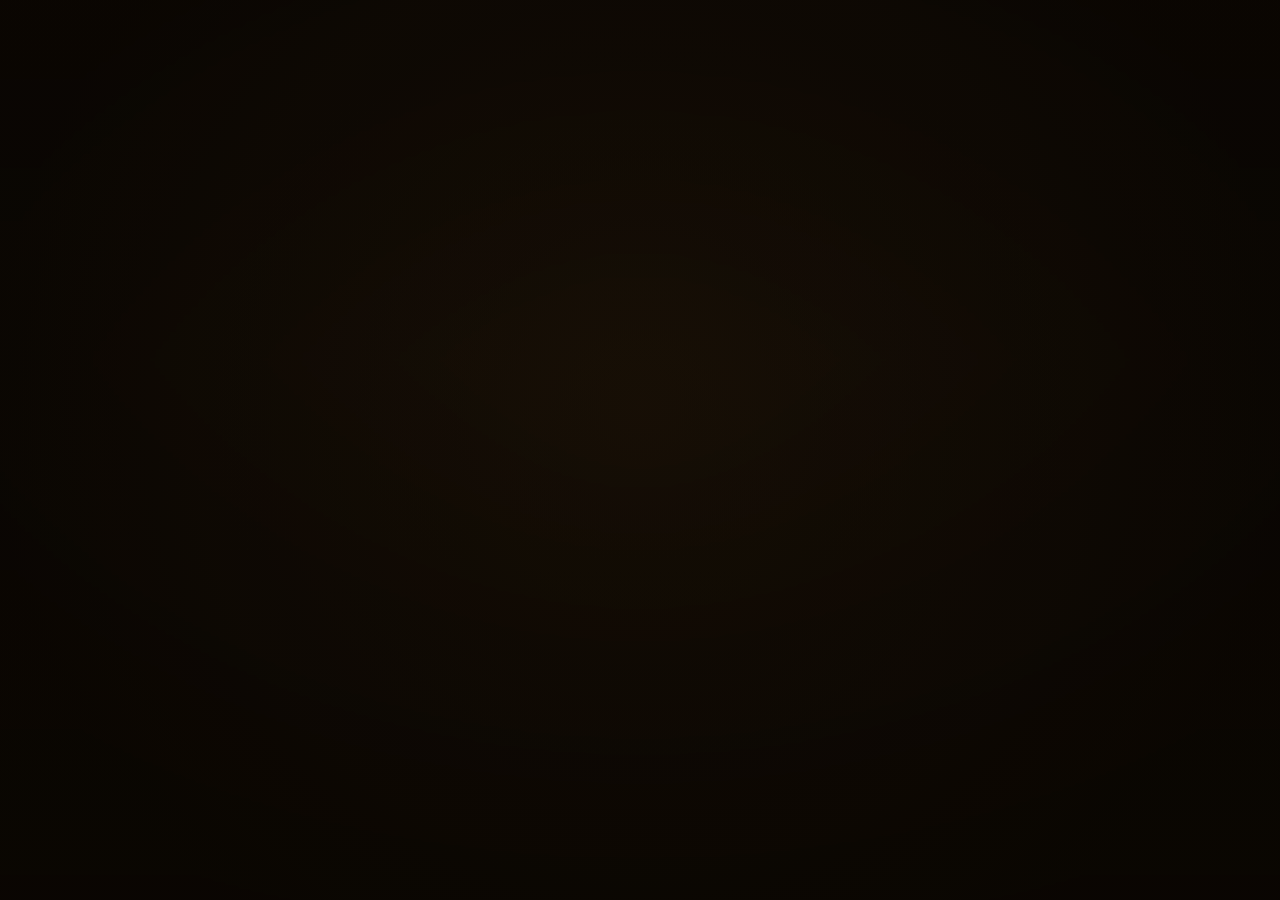
<file: index.html>
<!doctype html>
<html lang="pt-BR">
  <head>
    <meta charset="UTF-8" />
    <meta
      name="viewport"
      content="width=device-width, initial-scale=1, viewport-fit=cover"
    />
    <title>Capítulo 25</title>

    <link rel="preconnect" href="https://fonts.googleapis.com" />
    <link rel="stylesheet" href="style.css" />
    <link
      rel="shortcut icon"
      href="favicon-32x32.png"
      type="favicon-32x32.png"
    />
  </head>
  <body>
    <!-- vídeo de fundo: sem "loop" agora, pra tocar uma vez só e poder terminar -->
    <video id="video-fundo" autoplay muted playsinline>
      <source src="vídeos/Design sem nome.mp4" type="video/mp4" />
    </video>

    <!-- foto que aparece quando o vídeo termina -->
    <img id="foto-fundo" src="imagens/rder2.jpg" alt="" />

    <!-- escurece e esquenta o tom do vídeo (e da foto), pra não lavar o texto -->
    <div class="sobreposicao"></div>

    <!-- clarão branco/laranja sincronizado com o tiro -->
    <div id="flash"></div>

    <main>
      <h1 class="titulo">Identifique-se</h1>
      <p class="subtitulo">A estrada te espera, cavalheiro</p>
      <button class="botao botao-iluminado" id="btn-entrar">Entrar</button>

      <!-- começa escondido; aparece quando clica em "Entrar" -->
      <form id="form-senha" class="form-senha" hidden autocomplete="off">
        <label for="campo-login" class="rotulo-senha"
          >Seu nome</label
        >
        <div class="campo-com-olho">
          <input
            type="text"
            id="campo-login"
            placeholder="••••••••"
            required
            autocomplete="off"
          />
        </div>
        <label for="campo-senha" class="rotulo-senha"
          >Sua idade</label
        >

        <div class="campo-com-olho">
          <input
            type="password"
            id="campo-senha"
            placeholder="••••••••"
            required
          />
          <button type="button" id="botao-olho" aria-label="Mostrar senha">
            👁
          </button>
        </div>

        <button type="submit" class="botao botao-iluminado">Confirmar</button>
      </form>
    </main>

    <script src="script.js"></script>
  </body>
</html>
</file>
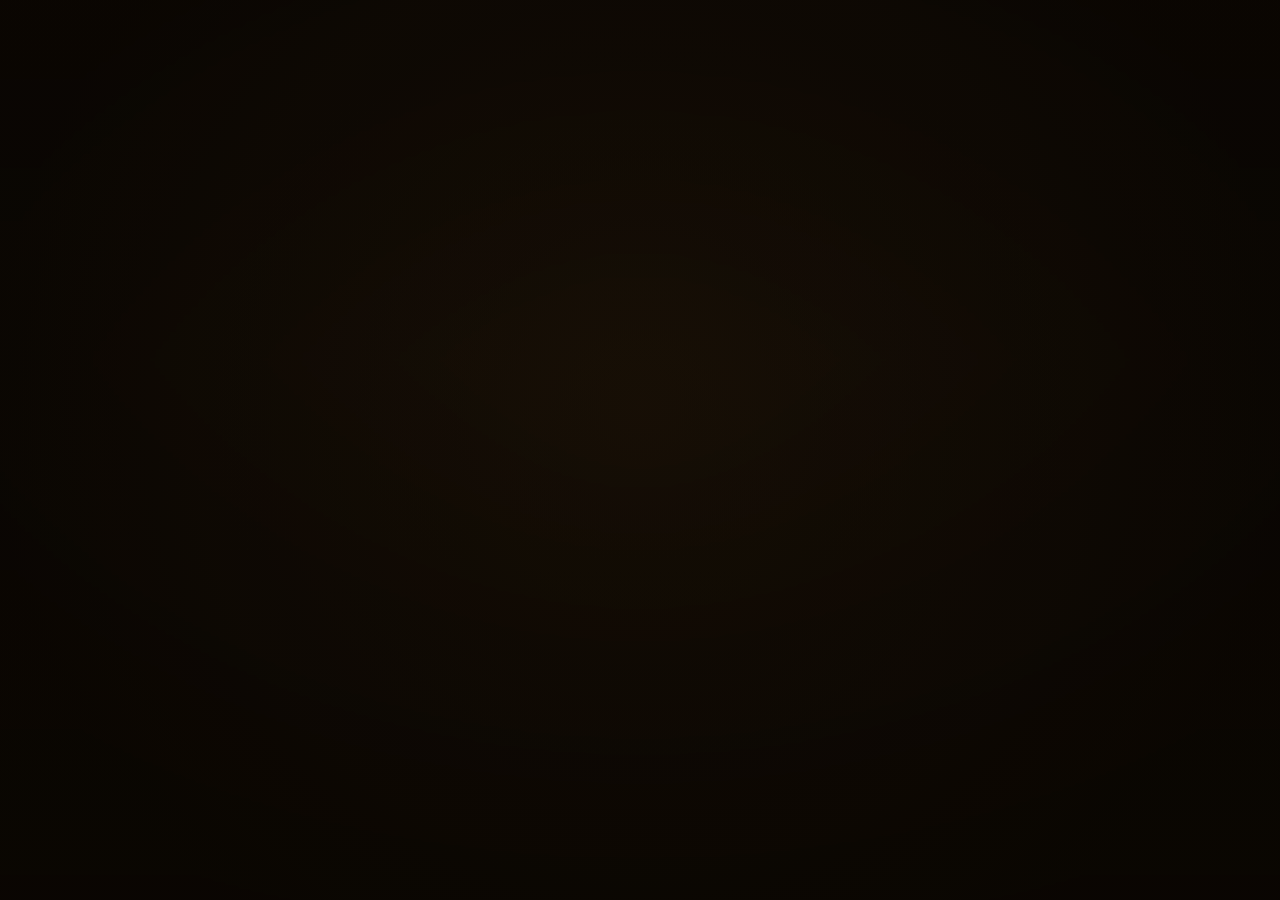
<file: pag01.html>
<!doctype html>
<html lang="pt-BR">
  <head>
    <meta charset="UTF-8" />
    <meta
      name="viewport"
      content="width=device-width, initial-scale=1, viewport-fit=cover"
    />
    <title>Capítulo 25</title>

    <link rel="preconnect" href="https://fonts.googleapis.com" />
    <link rel="stylesheet" href="style.css" />
    <link
      rel="shortcut icon"
      href="favicon-32x32.png"
      type="favicon-32x32.png"
    />
  </head>
  <body>
    <!-- vídeo de fundo: sem "loop" agora, pra tocar uma vez só e poder terminar -->
    <video id="video-fundo" autoplay muted playsinline>
      <source src="vídeos/Design sem nome.mp4" type="video/mp4" />
    </video>

    <!-- foto que aparece quando o vídeo termina -->
    <img id="foto-fundo" src="imagens/rder2.jpg" alt="" />

    <!-- escurece e esquenta o tom do vídeo (e da foto), pra não lavar o texto -->
    <div class="sobreposicao"></div>

    <!-- clarão branco/laranja sincronizado com o tiro -->
    <div id="flash"></div>

    <main>
      <h1 class="titulo">Identifique-se</h1>
      <p class="subtitulo">A estrada te espera, cavalheiro</p>
      <button class="botao" id="btn-entrar">Entrar</button>

      <!-- começa escondido; aparece quando clica em "Entrar" -->
      <form id="form-senha" class="form-senha" hidden autocomplete="off">
        <label for="campo-login" class="rotulo-senha"
          >Seu nome, forasteiro</label
        >
        <div class="campo-com-olho">
          <input
            type="text"
            id="campo-login"
            placeholder="••••••••"
            required
            autocomplete="off"
          />
        </div>
        <label for="campo-senha" class="rotulo-senha"
          >Agora, a sua idade.</label
        >

        <div class="campo-com-olho">
          <input
            type="password"
            id="campo-senha"
            placeholder="••••••••"
            required
          />
          <button type="button" id="botao-olho" aria-label="Mostrar senha">
            👁
          </button>
        </div>

        <button type="submit" class="botao">Confirmar</button>
      </form>
    </main>

    <script src="script.js"></script>
  </body>
</html>
</file>
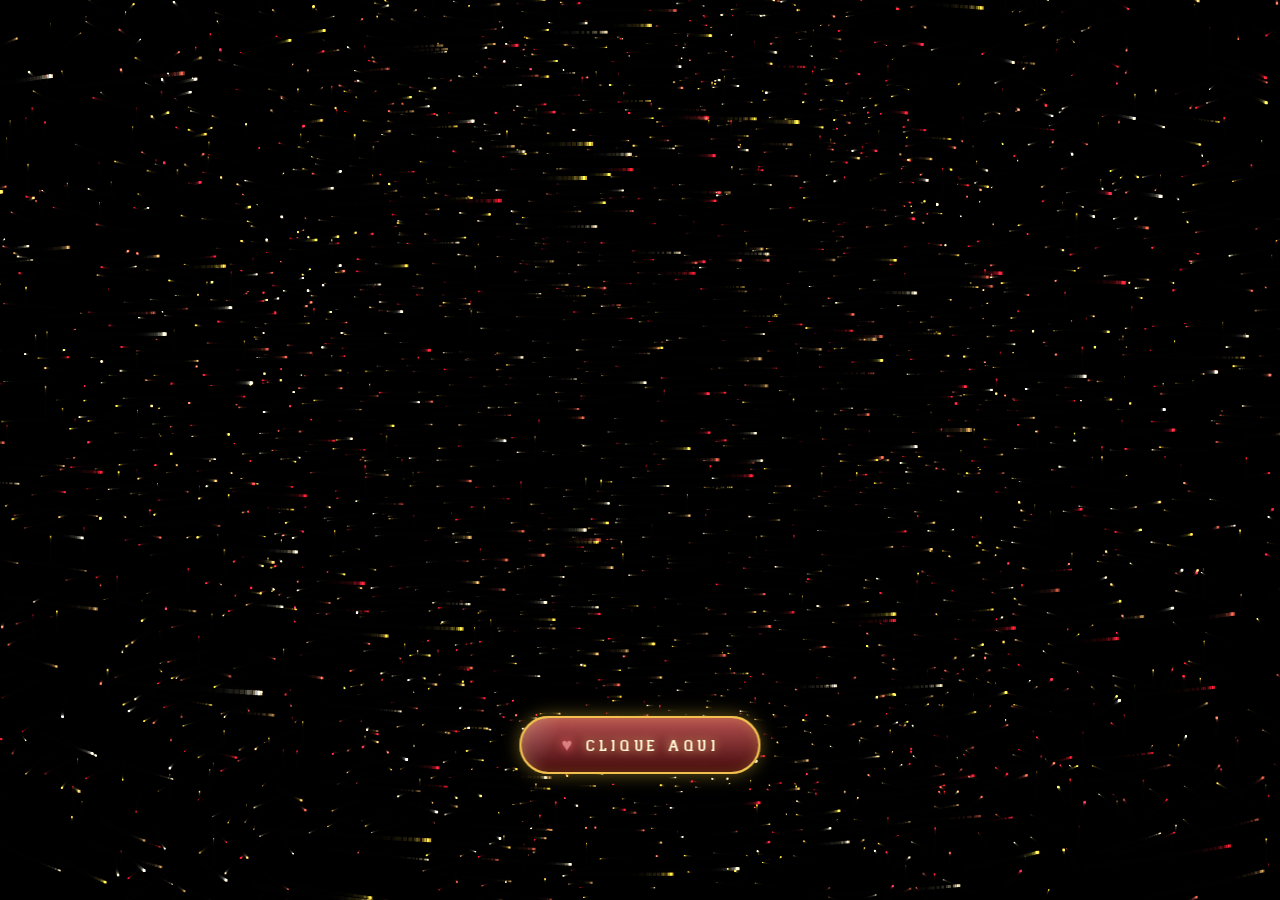
<file: pag02.html>
<!DOCTYPE html>
<html lang="pt-BR">
<head>
  <meta charset="UTF-8">
  <meta name="viewport" content="width=device-width, initial-scale=1, viewport-fit=cover">
  <title>Eu te amo</title>
  <link rel="stylesheet" href="pag02.css">
    <link rel="shortcut icon" href="favicon-32x32.png" type="favicon-32x32.png">
</head>
<body>

  <canvas id="c"></canvas>

  <button id="btn">CLIQUE AQUI</button>

    <!-- frases de "eu te amo" em vários idiomas -->
  <div id="frases-amor" hidden>
    <span class="frase-amor" style="--x:12%; --y:20%; --atraso:0s">I love you</span>
    <span class="frase-amor" style="--x:80%; --y:16%; --atraso:.5s">Je t'aime</span>
    <span class="frase-amor" style="--x:8%;  --y:58%; --atraso:1s">Ich liebe dich</span>
    <span class="frase-amor" style="--x:84%; --y:56%; --atraso:.3s">Eu te amo</span>
    <span class="frase-amor" style="--x:18%; --y:78%; --atraso:1.4s">愛してる</span>         <span class="frase-amor" style="--x:76%; --y:80%; --atraso:.8s">Te quiero</span>
    <span class="frase-amor" style="--x:28%; --y:52%;  --atraso:1.2s">사랑해</span>
    <span class="frase-amor" style="--x:75%; --y:53%; --atraso:.6s">Σ'αγαπώ</span>
  </div>

  <a id="btn-continuar" href="pag03.html" hidden>TOQUE PARA CONTINUAR...</a>

  <script src="pag02.js"></script>
</body>
</html>
    
 </body>
</html>
</file>
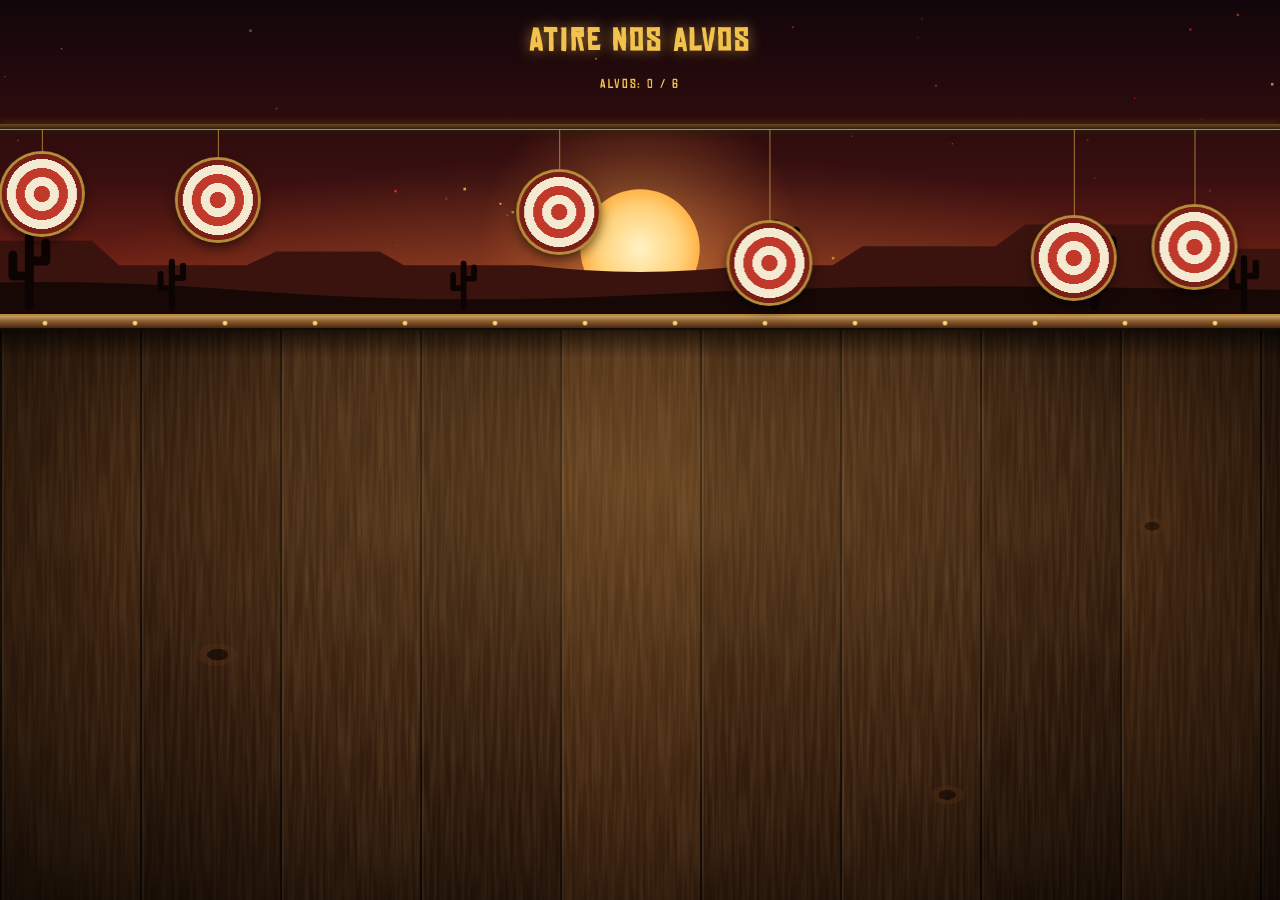
<file: pag03.html>
<!DOCTYPE html>
<html lang="pt-BR">
<head>
  <meta charset="UTF-8">
  <meta name="viewport" content="width=device-width, initial-scale=1.0, viewport-fit=cover">
  <title>Tiro ao Alvo</title>
  <link rel="icon" href="favicon-32x32.png">
  <link rel="preconnect" href="https://fonts.googleapis.com">
  <link rel="preconnect" href="https://fonts.gstatic.com" crossorigin>
  <link href="https://fonts.googleapis.com/css2?family=Caveat:wght@500;700&family=Rye&display=swap" rel="stylesheet">
  <link rel="stylesheet" href="pag03.css">
</head>
<body>

  <!-- brasas de fundo, no mesmo clima da página do coração -->
  <canvas id="brasas" aria-hidden="true"></canvas>

  <!-- clarão do tiro -->
  <div id="flash" aria-hidden="true"></div>

  <main id="cena">

    <header class="topo">
      <h1>Atire nos alvos</h1>
            <div class="status">
        <span id="contador">Alvos: 0 / 0</span>
        
        <a id="continuar" class="sao" href="#" hidden>Continuar</a>
      </div>
    </header>

    <!-- estande de tiro: os alvos deslizam aqui -->
    <section id="galeria" aria-label="Estande de tiro">
      <div class="trilho"></div>
    </section>

    <!-- mesa: as polaroids caem aqui -->
    <section id="mesa" aria-label="Mesa de fotos"></section>

  
  </main>

  <script src="pag-fotos.js"></script>
</body>
</html>
</file>
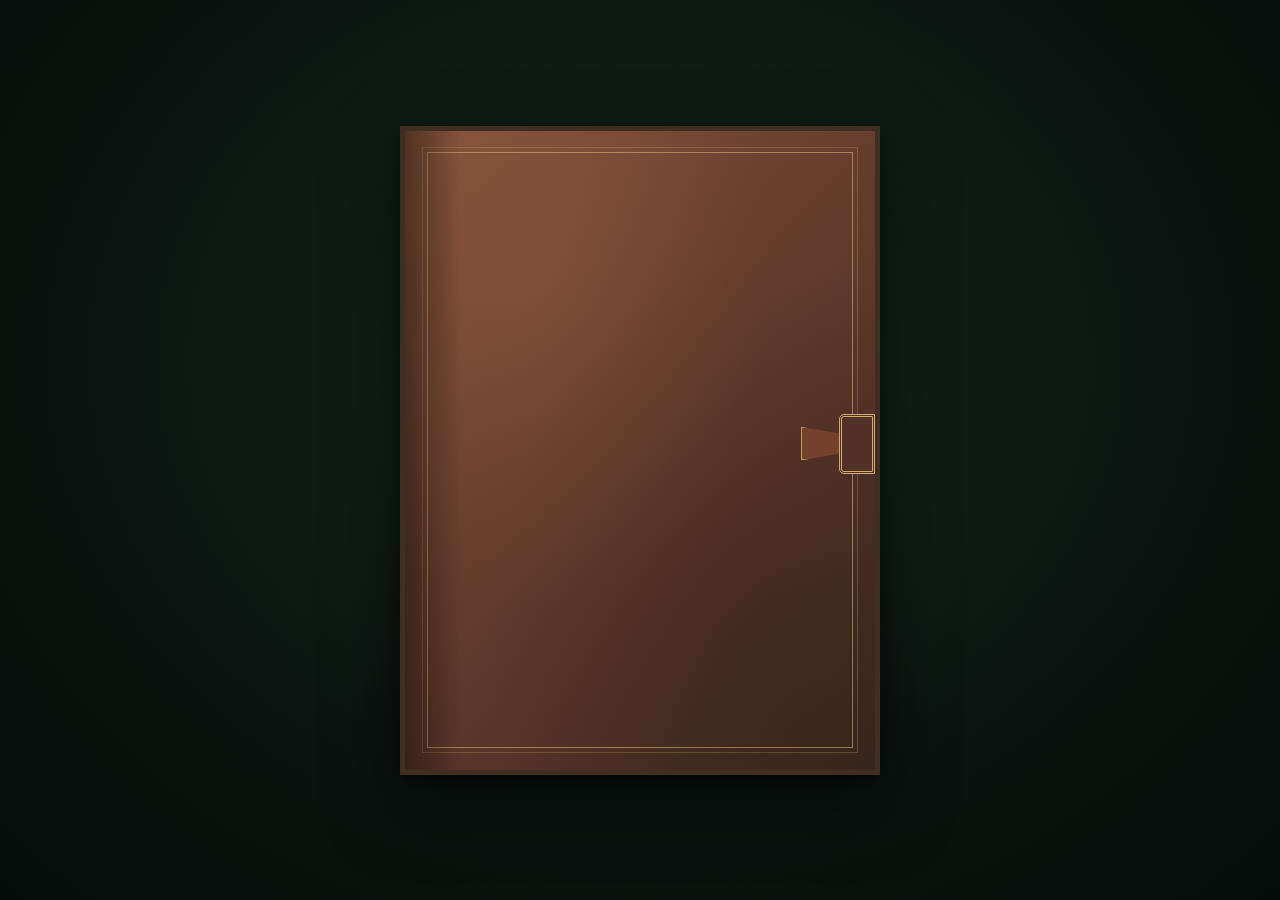
<file: pag04.html>
<!DOCTYPE html>
<html lang="pt-BR">
<head>
    <meta charset="UTF-8">
    <meta name="viewport" content="width=device-width, initial-scale=1.0">
    <meta name="theme-color" content="#0b1410">
    <title>Our diary</title>
    <link rel="icon" type="image/png" sizes="32x32" href="favicon-32x32.png">
    <link rel="preconnect" href="https://fonts.googleapis.com">
    <link rel="preconnect" href="https://fonts.gstatic.com" crossorigin>
    <link href="https://fonts.googleapis.com/css2?family=Caveat:wght@500;600;700&family=DM+Serif+Display:ital@0;1&family=Special+Elite&display=swap" rel="stylesheet">
    <link rel="stylesheet" href="pag04.css">
    
<body>
    <main class="experience">
        <div class="book-stage">
            <!-- O livro é montado pelo script.js a partir das páginas do <template> abaixo -->
            <div id="book" class="book" aria-label="Diário interativo. Puxe a lingueta para abrir; toque à direita para avançar e à esquerda para voltar."></div>
        </div>
    </main>

    <!--
        PÁGINAS DO DIÁRIO (na ordem do livro).
        - data-deco = página "de enfeite" (forro das capas e página em branco).
          Ela aparece no livro aberto em duas páginas, mas é pulada no celular.
        -  acrescentar páginas, mantenha o total de faces PAR
          (cada folha tem frente e verso).
    -->
    <template id="faces">

        <!-- CAPA -->
        <article class="face leather front-cover" aria-label="Capa">
            <div class="cover-frame"></div>
            <button class="leather-strap" type="button" aria-label="Abrir o diário" title="Abrir o diário">
                <span class="strap-tail" aria-hidden="true"></span>
                <span class="strap-loop" aria-hidden="true"></span>
            </button>
        </article>

        <!-- FORRO DA CAPA (primeira coisa que aparece ao abrir, à esquerda) -->
        <article class="face paper endpaper" data-deco></article>

        <!-- DEDICATÓRIA (primeira folha, à direita) -->
        <article class="face paper">
            <div class="page-content inside-note">
                <span class="eyebrow">Dedico esse simples diário a</span>
                <p class="owner-name">Você.</p>
                <span class="rule-mark" aria-hidden="true">˗ˋˏ♡ˎˊ˗</span>
                <span class="dedication-quote"><em>Take a gamble that love exists and do a loving act</em></span>
            </div>
            <span class="page-number">—</span>
        </article>

        <!-- PÁGINAS DA CARTA  -->
        <div data-carta></div>

        <!-- PÁGINA EM BRANCO (só entra se faltar uma página para fechar o par) -->
        <article class="face paper" data-deco data-par>
            <div class="page-content journal-content"></div>
        </article>

        <!-- FORRO DA CONTRACAPA -->
        <article class="face paper endpaper" data-deco></article>

        <!-- CONTRACAPA -->
        <article class="face leather back-cover" aria-label="Contracapa">
            <div class="cover-frame back-frame">
                <span class="back-star" aria-hidden="true">ˋˏ♡ˎˊ</span>
               <span class="back-caption">"Take a gamble that love exists and do a loving act"</span>
            </div>
        </article>

    </template>


    <template id="carta">


        <p class="entry-date">20 de outubro de 2026</p>
       
        <p> Meu amor, hoje é o seu aniversário, e eu quis fazer algo simples, mas especial para você, já que a distância não me permite estar aí ao seu lado. E não poderia ser apenas um texto qualquer, porque quando chegou a minha vez, você também teve todo o carinho e dedicação de preparar algo especial para mim. Então, quis retribuir esse carinho de uma forma diferente, tentando recriar o diário do Arthur Morgan, só que digital. Ainda não sou nenhuma expert em programação, então muitas coisas ficaram um pouco diferentes do original, claro, e os desenhos acabaram ficando de fora dessa vez rs. Mas fiz tudo com muito carinho, e espero que você goste desse pequeno e simples pedacinho do universo de um dos seus jogos favoritos.</p>

        <p>Quero te desejar tudo de melhor que a vida pode oferecer. Muita paz, amor, saúde e muuuuuito sucesso. Você merece cada coisa boa que conquistar. É inspirador, estudioso, inteligente, lindo e, acima de tudo, o amor da minha vida. Às vezes, acho que não existem adjetivos suficientes no mundo para descrever você, nem palavras capazes de explicar tudo o que sinto.</p>

        <!-- ===== A MELHOR COISA ===== -->
        <p>A melhor coisa que me aconteceu foi te conhecer, me apaixonar por você e descobrir que, mesmo com o passar dos dias, ainda posso te amar um pouco mais. Talvez eu nem sempre consiga demonstrar, mas valorizo imensamente tudo o que você faz por mim. A cada fim de semana que passamos "juntos", cada jogo que compartilhamos e cada live que você fez só para que eu pudesse te assistir jogando. São detalhes que podem parecer pequenos, mas que guardo e guardarei sempre com muito carinho no meu coração.</p>
        <p>Se eu pudesse registrar toda a nossa história em uma única folha de papel, tenho certeza de que ela não seria suficiente. Faltariam páginas para todas as lembranças que ainda vamos construir, para os momentos que já vivemos e para tudo aquilo que ainda sonho em viver ao seu lado. E, se um dia eu puder folhear esse diário ao seu lado, quero que cada página nos lembre de como tudo começou e de como valeu a pena percorrer esse caminho juntos.</p>

       
        <p> Você se tornou meu lugar de paz em meio à correria dos dias, a pessoa a quem recorro quando a rotina pesa e com quem quero compartilhar tanto os dias extraordinários quanto os mais comuns. Você é muito mais importante do que imagina e tem um coração de ouro. Sou feliz por poder conhecer esse seu lado e por ter encontrado em você alguém com quem quero dividir a vida.</p>

        <p>Não sei quanto tempo vai levar até que tudo fique como queremos, sonhamos e planejamos. Sei que ainda existem quilômetros entre nós e que talvez o caminho não seja tão simples quanto gostaríamos. Mas eu quero continuar percorrendo essa estrada com você. A distância no mapa é apenas uma travessia temporária, o que estamos construindo é muito maior do que ela. Nosso plano é real, nossos sonhos são nossos, e quero continuar escolhendo você em cada etapa dessa jornada. E espero que você continue me escolhendo também. Que a gente siga firme e <em>"unshaken"</em>, mesmo quando o caminho ficar difícil, sempre lembrando do motivo pelo qual começamos a percorrê-lo.</p>

      
        <p>Deus foi muito generoso comigo ao colocar você na minha vida. Agradeço a Ele todos os dias, nas minhas orações, por ter cruzado nossos caminhos. Peço que continue te abençoando, iluminando suas escolhas e te dando força, sabedoria e saúde para conquistar tudo aquilo que deseja. Que esse novo ciclo seja repleto de felicidade, crescimento e realizações. E que, entre tantas coisas boas que a vida ainda tem para te oferecer, nunca te faltem motivos para sorrir.</p>

        <hr>
        <p class="closing-paragraph">Você é meu parceiro de vida, meu porto seguro e minha pessoa favorita. E, se ainda temos tantas páginas em branco pela frente, fico feliz em saber que as escreverei com você.</p>
        <p class="love-declaration">Eu te amo.</p>
        <p class="signature"><em>You're alright, partner ❤️.</em> </p>
         <span>Com amor, Nathy.</span>

    </template>

    <script src="paginar.js"></script>
    <script src="pag04.js"></script>
 
    </body>
</html>
</file>
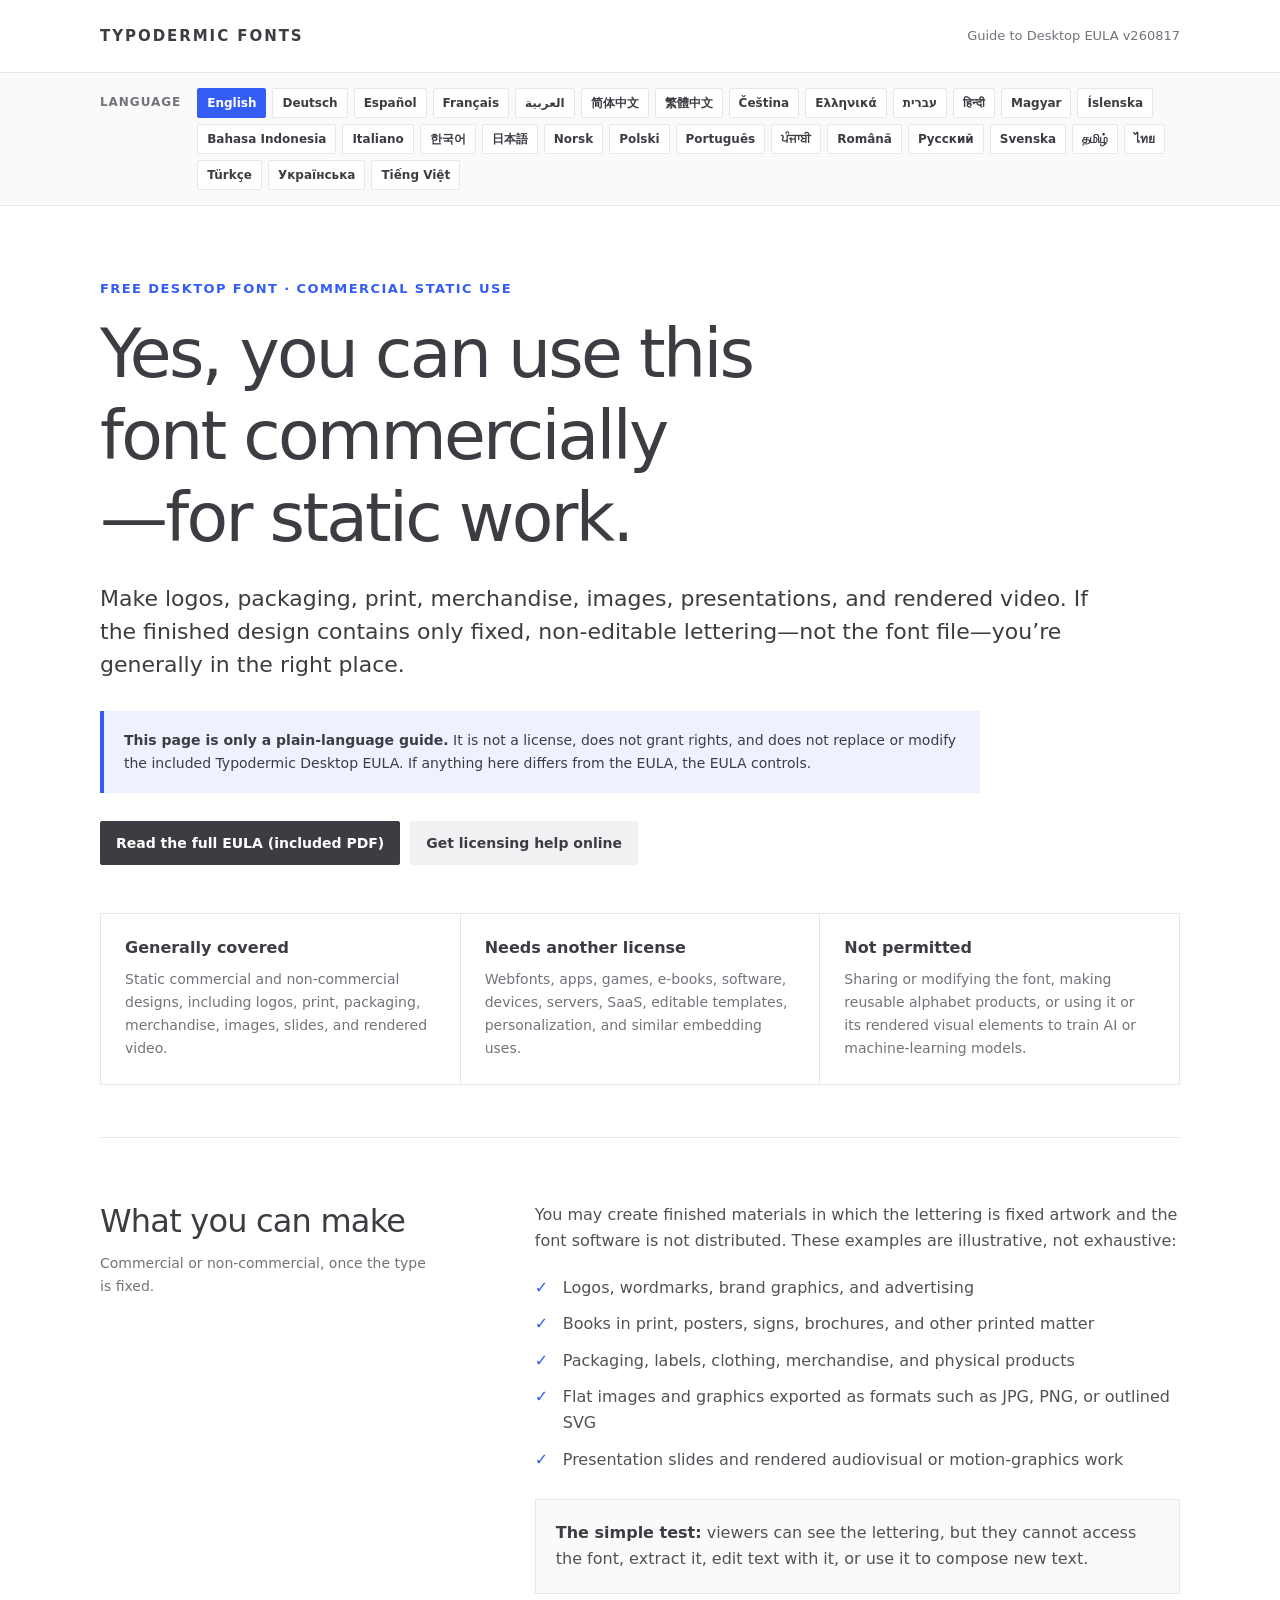
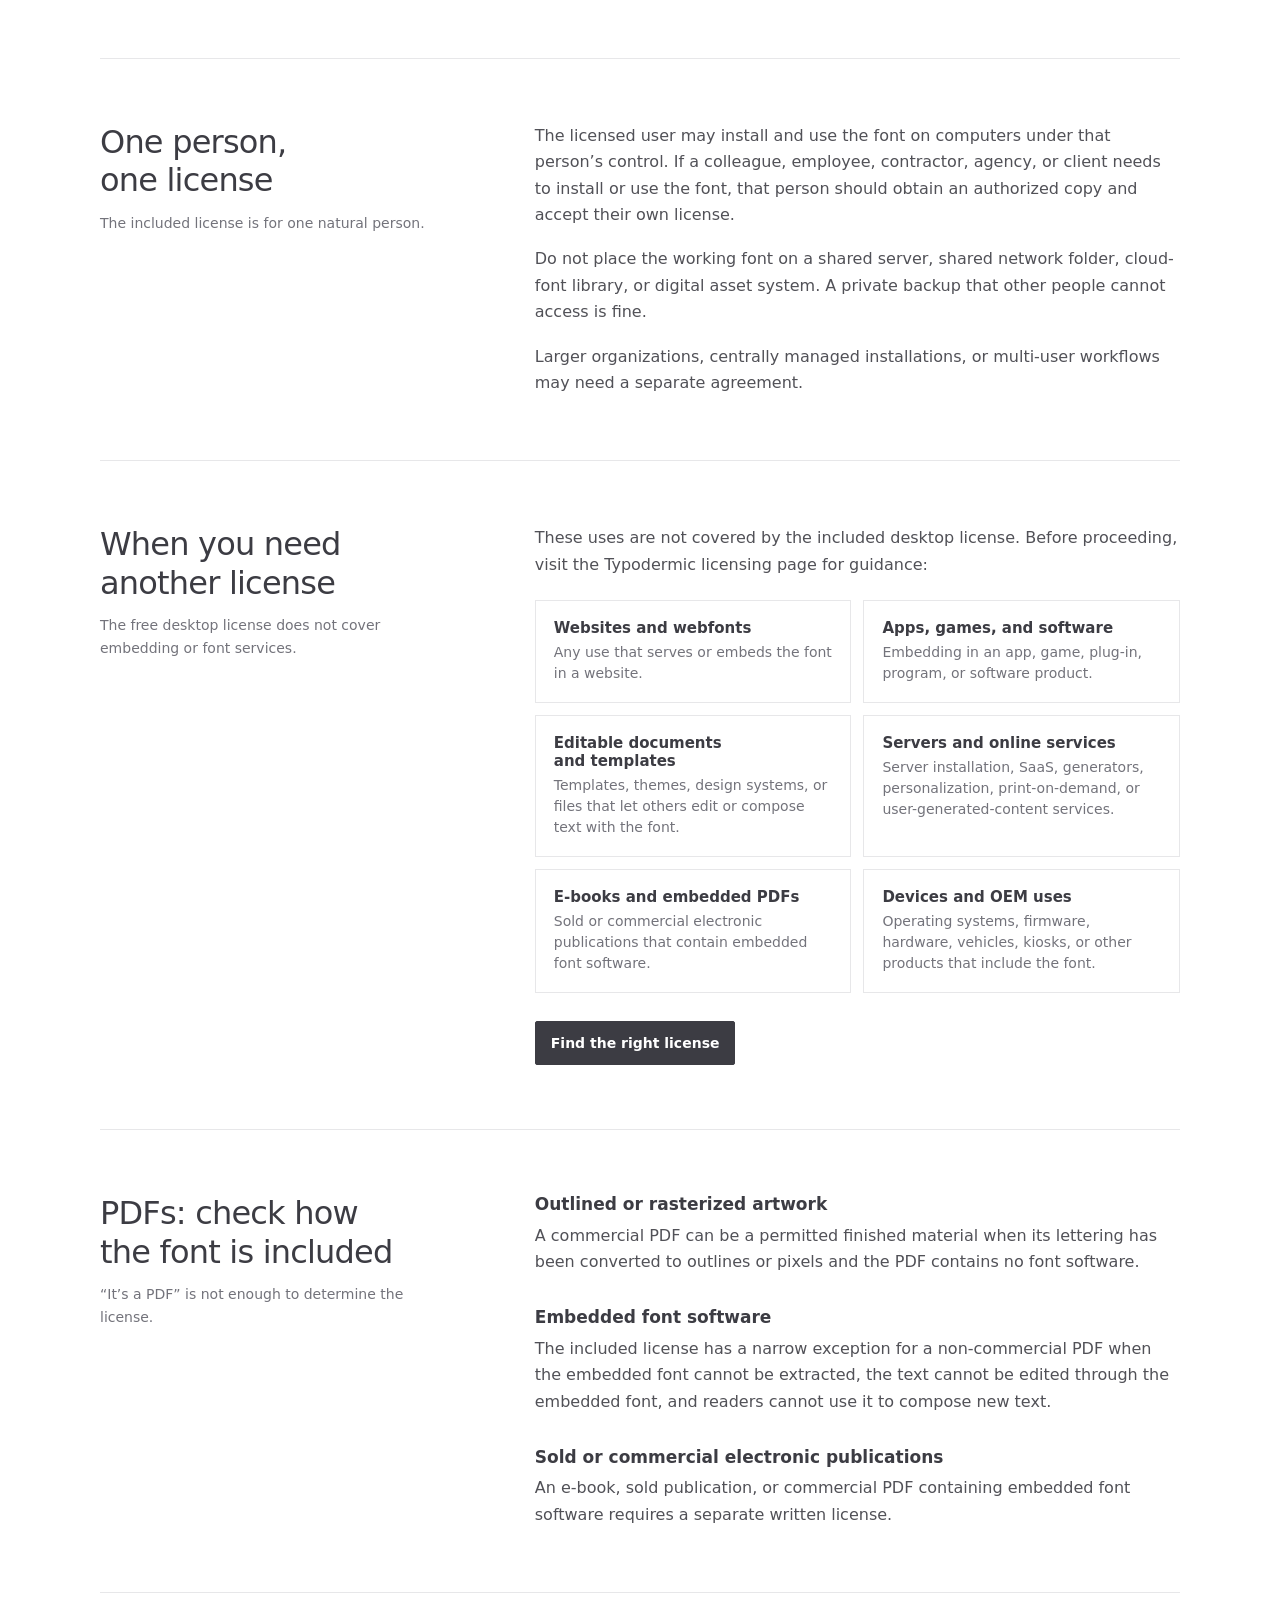
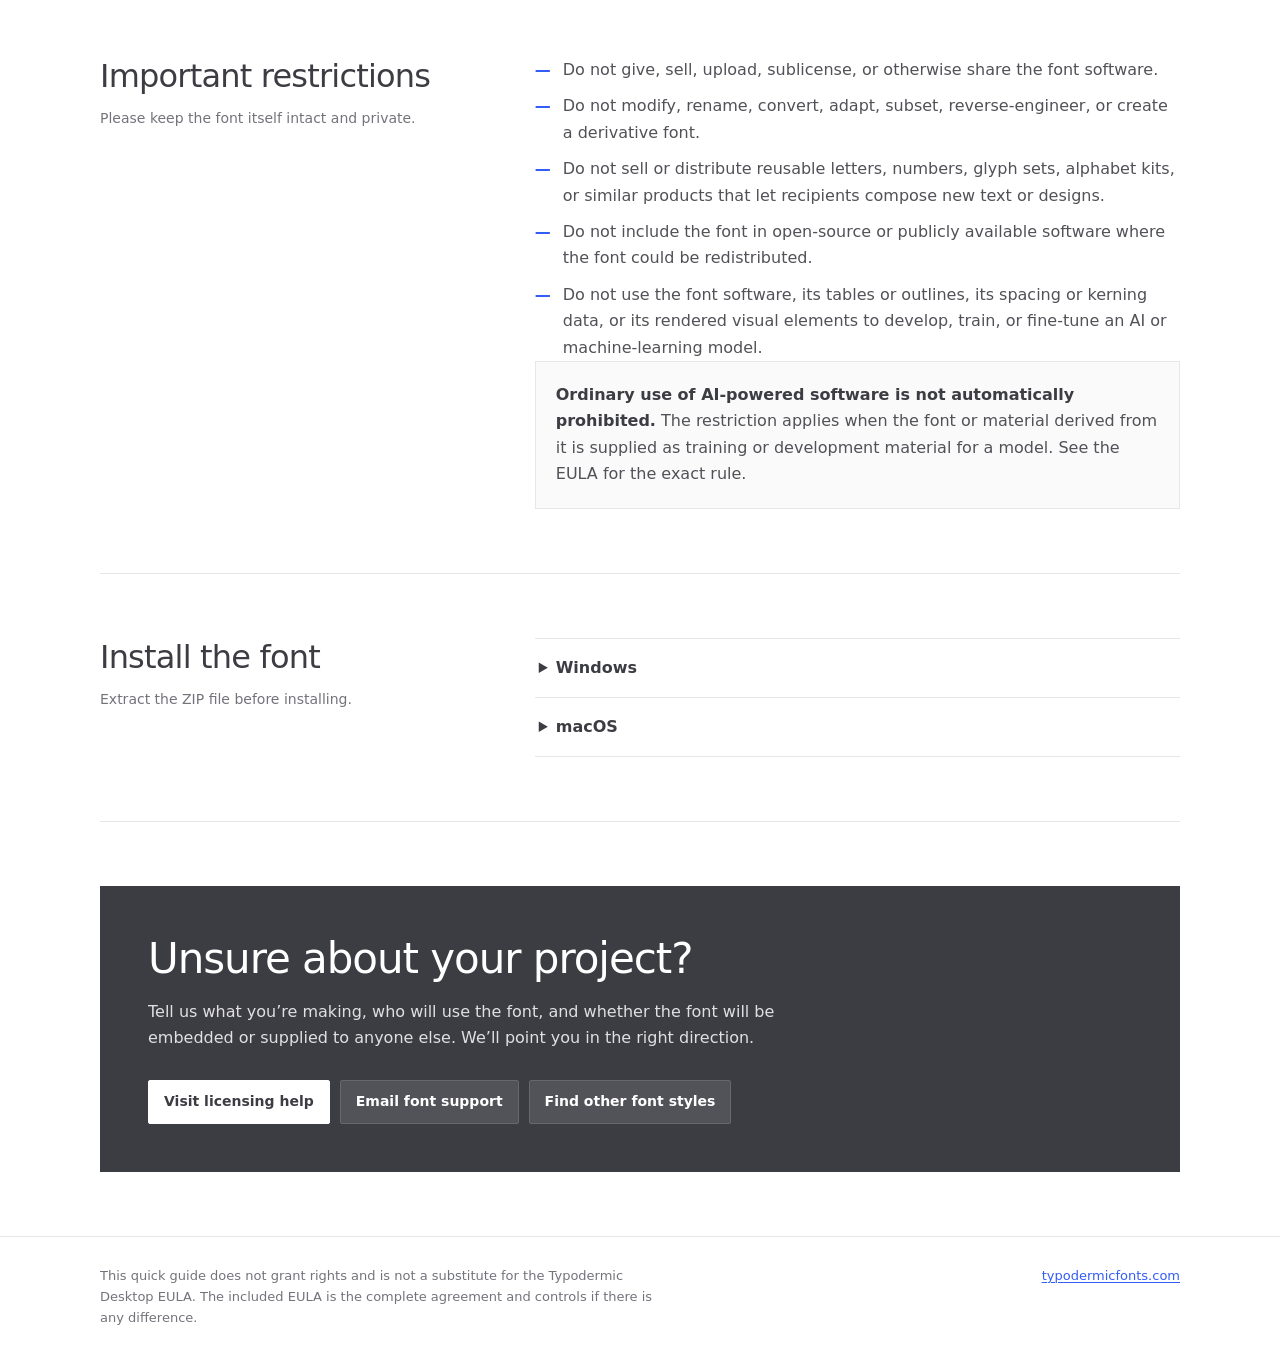
<file: fontes/read-this.html>
<!doctype html>
<html lang="en">
<head>
  <meta charset="utf-8">
  <meta name="viewport" content="width=device-width, initial-scale=1">
  <meta name="theme-color" content="#335df5">
  <title>Typodermic Fonts — Free Desktop Font Quick Guide</title>
  <style>
    :root {
      color-scheme: light;
      --blue: #335df5;
      --charcoal: #3c3c43;
      --text: #515157;
      --muted: #73737b;
      --control: #f1f1f3;
      --line: #e7e7e9;
      --white: #ffffff;
      --soft-blue: #eef2ff;
      --radius: 2px;
      --shell: min(calc(100% - 48px), 1080px);
      --reading: 72ch;
    }

    * {
      box-sizing: border-box;
    }

    html {
      scroll-behavior: smooth;
    }

    body {
      margin: 0;
      background: var(--white);
      color: var(--text);
      font-family: system-ui, -apple-system, BlinkMacSystemFont, "Segoe UI", Helvetica, Arial, sans-serif;
      font-size: 16px;
      line-height: 1.65;
      -webkit-font-smoothing: antialiased;
      text-rendering: optimizeLegibility;
    }

    a {
      color: var(--blue);
      text-decoration-thickness: 1px;
      text-underline-offset: 0.18em;
    }

    a:hover {
      text-decoration-thickness: 2px;
    }

    a:focus-visible,
    summary:focus-visible {
      outline: 2px solid var(--blue);
      outline-offset: 3px;
    }

    .site-header {
      border-bottom: 1px solid var(--line);
    }

    .header-inner,
    .language-inner,
    main,
    .footer-inner {
      width: var(--shell);
      margin-inline: auto;
    }

    .header-inner {
      min-height: 72px;
      display: flex;
      align-items: center;
      justify-content: space-between;
      gap: 24px;
    }

    .wordmark {
      color: var(--charcoal);
      font-size: 15px;
      font-weight: 800;
      letter-spacing: 0.13em;
      line-height: 1;
      text-decoration: none;
      white-space: nowrap;
    }

    .wordmark:hover {
      color: var(--blue);
      text-decoration: none;
    }

    .header-note {
      color: var(--muted);
      font-size: 13px;
      text-align: right;
    }

    .language-bar {
      border-bottom: 1px solid var(--line);
      background: #fafafa;
    }

    .language-inner {
      display: flex;
      align-items: flex-start;
      gap: 16px;
      padding: 15px 0;
    }

    .language-label {
      flex: 0 0 auto;
      margin: 5px 0 0;
      color: var(--muted);
      font-size: 12px;
      font-weight: 750;
      letter-spacing: 0.08em;
      text-transform: uppercase;
    }

    .language-buttons {
      display: flex;
      flex-wrap: wrap;
      gap: 6px;
    }

    .language-button {
      min-height: 30px;
      padding: 5px 9px;
      border: 1px solid var(--line);
      border-radius: var(--radius);
      background: var(--white);
      color: var(--charcoal);
      font: inherit;
      font-size: 12px;
      font-weight: 650;
      line-height: 1.2;
      cursor: pointer;
    }

    .language-button:hover,
    .language-button:focus-visible,
    .language-button[aria-pressed="true"] {
      border-color: var(--blue);
      background: var(--blue);
      color: var(--white);
    }

    .language-button:focus-visible {
      outline: 2px solid var(--blue);
      outline-offset: 2px;
    }

    .sr-only {
      position: absolute;
      width: 1px;
      height: 1px;
      padding: 0;
      margin: -1px;
      overflow: hidden;
      clip: rect(0, 0, 0, 0);
      white-space: nowrap;
      border: 0;
    }

    .hero {
      padding: 72px 0 52px;
      border-bottom: 1px solid var(--line);
    }

    .eyebrow {
      margin: 0 0 14px;
      color: var(--blue);
      font-size: 13px;
      font-weight: 750;
      letter-spacing: 0.11em;
      text-transform: uppercase;
    }

    h1,
    h2,
    h3 {
      color: var(--charcoal);
      line-height: 1.2;
      text-wrap: balance;
    }

    h1 {
      max-width: 820px;
      margin: 0;
      font-size: clamp(36px, 5.8vw, 68px);
      font-weight: 450;
      letter-spacing: -0.04em;
    }

    .intro {
      max-width: var(--reading);
      margin: 24px 0 0;
      color: var(--charcoal);
      font-size: clamp(18px, 2.2vw, 22px);
      line-height: 1.5;
    }

    .legal-notice {
      max-width: 880px;
      margin-top: 30px;
      padding: 18px 20px;
      background: var(--soft-blue);
      border-inline-start: 4px solid var(--blue);
      color: var(--charcoal);
      font-size: 14px;
    }

    .legal-notice strong {
      font-weight: 750;
    }

    .actions {
      display: flex;
      flex-wrap: wrap;
      gap: 10px;
      margin-top: 28px;
    }

    .button {
      display: inline-flex;
      min-height: 44px;
      align-items: center;
      justify-content: center;
      padding: 10px 15px;
      border: 1px solid var(--charcoal);
      border-radius: var(--radius);
      background: var(--charcoal);
      color: var(--white);
      font-size: 14px;
      font-weight: 700;
      line-height: 1.2;
      text-align: center;
      text-decoration: none;
    }

    .button.secondary {
      border-color: var(--control);
      background: var(--control);
      color: var(--charcoal);
    }

    .button:hover,
    .button:focus-visible {
      border-color: var(--blue);
      background: var(--blue);
      color: var(--white);
      text-decoration: none;
    }

    .summary-grid {
      display: grid;
      grid-template-columns: repeat(3, minmax(0, 1fr));
      gap: 1px;
      margin-top: 48px;
      background: var(--line);
      border: 1px solid var(--line);
    }

    .summary-card {
      min-width: 0;
      padding: 24px;
      background: var(--white);
    }

    .summary-card h2 {
      margin: 0 0 10px;
      font-size: 16px;
      font-weight: 750;
    }

    .summary-card p {
      margin: 0;
      color: var(--muted);
      font-size: 14px;
    }

    .section {
      display: grid;
      grid-template-columns: minmax(180px, 0.34fr) minmax(0, 0.66fr);
      gap: clamp(36px, 8vw, 110px);
      padding: 64px 0;
      border-bottom: 1px solid var(--line);
    }

    .section-heading h2 {
      margin: 0;
      font-size: clamp(23px, 3vw, 32px);
      font-weight: 500;
      letter-spacing: -0.025em;
    }

    .section-heading p {
      margin: 12px 0 0;
      color: var(--muted);
      font-size: 14px;
    }

    .section-body > :first-child {
      margin-top: 0;
    }

    .section-body > :last-child {
      margin-bottom: 0;
    }

    .section-body h3 {
      margin: 32px 0 8px;
      font-size: 17px;
      font-weight: 750;
    }

    .section-body p {
      max-width: var(--reading);
      margin: 0 0 18px;
    }

    .plain-list,
    .cross-list {
      display: grid;
      gap: 10px;
      max-width: var(--reading);
      margin: 20px 0 0;
      padding: 0;
      list-style: none;
    }

    .plain-list li,
    .cross-list li {
      position: relative;
      padding-inline-start: 28px;
    }

    .plain-list li::before,
    .cross-list li::before {
      position: absolute;
      inset-inline-start: 0;
      color: var(--blue);
      font-weight: 800;
    }

    .plain-list li::before {
      content: "✓";
    }

    .cross-list li::before {
      content: "—";
    }

    .callout {
      max-width: var(--reading);
      margin: 26px 0;
      padding: 20px;
      border: 1px solid var(--line);
      background: #fafafa;
    }

    .callout strong {
      color: var(--charcoal);
    }

    .license-grid {
      display: grid;
      grid-template-columns: repeat(2, minmax(0, 1fr));
      gap: 12px;
      margin-top: 22px;
    }

    .license-item {
      padding: 18px;
      border: 1px solid var(--line);
    }

    .license-item h3 {
      margin: 0 0 5px;
      font-size: 15px;
    }

    .license-item p {
      margin: 0;
      color: var(--muted);
      font-size: 14px;
      line-height: 1.5;
    }

    details {
      max-width: var(--reading);
      border-top: 1px solid var(--line);
    }

    details:last-of-type {
      border-bottom: 1px solid var(--line);
    }

    summary {
      padding: 16px 4px;
      color: var(--charcoal);
      cursor: pointer;
      font-weight: 700;
    }

    details p {
      margin: 0;
      padding: 0 4px 18px;
      font-size: 14px;
    }

    .help-panel {
      margin: 64px 0;
      padding: clamp(26px, 5vw, 48px);
      background: var(--charcoal);
      color: var(--white);
    }

    .help-panel h2 {
      margin: 0;
      color: var(--white);
      font-size: clamp(27px, 4vw, 42px);
      font-weight: 450;
      letter-spacing: -0.025em;
    }

    .help-panel p {
      max-width: 62ch;
      margin: 14px 0 0;
      color: #e0e0e3;
    }

    .help-panel .button {
      border-color: var(--white);
      background: var(--white);
      color: var(--charcoal);
    }

    .help-panel .button.secondary {
      border-color: #67676e;
      background: #525259;
      color: var(--white);
    }

    .help-panel .button:hover,
    .help-panel .button:focus-visible {
      border-color: var(--blue);
      background: var(--blue);
      color: var(--white);
    }

    .site-footer {
      border-top: 1px solid var(--line);
    }

    .footer-inner {
      display: flex;
      justify-content: space-between;
      gap: 32px;
      padding: 28px 0 40px;
      color: var(--muted);
      font-size: 13px;
    }

    .footer-inner p {
      max-width: 70ch;
      margin: 0;
    }

    .footer-inner a {
      white-space: nowrap;
    }

    @media (max-width: 760px) {
      :root {
        --shell: min(calc(100% - 32px), 1080px);
      }

      .header-inner {
        min-height: 64px;
      }

      .header-note {
        display: none;
      }

      .language-inner {
        flex-direction: column;
        gap: 9px;
      }

      .language-label {
        margin-top: 0;
      }

      .hero {
        padding: 48px 0 36px;
      }

      .summary-grid,
      .section,
      .license-grid {
        grid-template-columns: 1fr;
      }

      .section {
        gap: 24px;
        padding: 46px 0;
      }

      .summary-card {
        padding: 20px;
      }

      .footer-inner {
        flex-direction: column;
        gap: 14px;
      }
    }

    @media (prefers-reduced-motion: reduce) {
      html {
        scroll-behavior: auto;
      }
    }

    @media print {
      :root {
        --shell: 100%;
      }

      body {
        color: #000;
        font-size: 11pt;
      }

      .site-header,
      .actions,
      .help-panel,
      .footer-link {
        display: none;
      }

      .hero,
      .section {
        padding: 24px 0;
      }

      .summary-grid,
      .license-grid {
        break-inside: avoid;
      }

      a {
        color: inherit;
      }
    }
  </style>
</head>
<body>
  <header class="site-header">
    <div class="header-inner">
      <a class="wordmark" href="https://typodermicfonts.com/">TYPODERMIC FONTS</a>
      <div class="header-note" data-i18n="headerNote">Guide to Desktop EULA v260817</div>
    </div>
  </header>

  <nav class="language-bar" aria-label="Choose a language" dir="ltr">
    <div class="language-inner">
      <p class="language-label" data-i18n="languageLabel">Language</p>
      <div class="language-buttons">
        <button class="language-button" type="button" data-lang="en" aria-pressed="true">English</button>
        <button class="language-button" type="button" data-lang="de" aria-pressed="false">Deutsch</button>
        <button class="language-button" type="button" data-lang="es" aria-pressed="false">Español</button>
        <button class="language-button" type="button" data-lang="fr" aria-pressed="false">Français</button>
        <button class="language-button" type="button" data-lang="ar" aria-pressed="false">العربية</button>
        <button class="language-button" type="button" data-lang="zh-Hans" aria-pressed="false">简体中文</button>
        <button class="language-button" type="button" data-lang="zh-Hant" aria-pressed="false">繁體中文</button>
        <button class="language-button" type="button" data-lang="cs" aria-pressed="false">Čeština</button>
        <button class="language-button" type="button" data-lang="el" aria-pressed="false">Ελληνικά</button>
        <button class="language-button" type="button" data-lang="he" aria-pressed="false">עברית</button>
        <button class="language-button" type="button" data-lang="hi" aria-pressed="false">हिन्दी</button>
        <button class="language-button" type="button" data-lang="hu" aria-pressed="false">Magyar</button>
        <button class="language-button" type="button" data-lang="is" aria-pressed="false">Íslenska</button>
        <button class="language-button" type="button" data-lang="id" aria-pressed="false">Bahasa Indonesia</button>
        <button class="language-button" type="button" data-lang="it" aria-pressed="false">Italiano</button>
        <button class="language-button" type="button" data-lang="ko" aria-pressed="false">한국어</button>
        <button class="language-button" type="button" data-lang="ja" aria-pressed="false">日本語</button>
        <button class="language-button" type="button" data-lang="no" aria-pressed="false">Norsk</button>
        <button class="language-button" type="button" data-lang="pl" aria-pressed="false">Polski</button>
        <button class="language-button" type="button" data-lang="pt" aria-pressed="false">Português</button>
        <button class="language-button" type="button" data-lang="pa" aria-pressed="false">ਪੰਜਾਬੀ</button>
        <button class="language-button" type="button" data-lang="ro" aria-pressed="false">Română</button>
        <button class="language-button" type="button" data-lang="ru" aria-pressed="false">Русский</button>
        <button class="language-button" type="button" data-lang="sv" aria-pressed="false">Svenska</button>
        <button class="language-button" type="button" data-lang="ta" aria-pressed="false">தமிழ்</button>
        <button class="language-button" type="button" data-lang="th" aria-pressed="false">ไทย</button>
        <button class="language-button" type="button" data-lang="tr" aria-pressed="false">Türkçe</button>
        <button class="language-button" type="button" data-lang="uk" aria-pressed="false">Українська</button>
        <button class="language-button" type="button" data-lang="vi" aria-pressed="false">Tiếng Việt</button>
      </div>
      <span class="sr-only" id="language-status" aria-live="polite"></span>
    </div>
  </nav>

  <noscript><p class="legal-notice">Language switching requires JavaScript. The English guide remains available below.</p></noscript>

  <main id="guide-content">
    <section class="hero" aria-labelledby="page-title">
      <p class="eyebrow" data-i18n="eyebrow">Free desktop font · commercial static use</p>
      <h1 id="page-title" data-i18n="pageHeading">Yes, you can use this font commercially—for static work.</h1>
      <p class="intro" data-i18n="intro">Make logos, packaging, print, merchandise, images, presentations, and rendered video. If the finished design contains only fixed, non-editable lettering—not the font file—you’re generally in the right place.</p>

      <div class="legal-notice" role="note">
        <strong data-i18n="noticeLead">This page is only a plain-language guide.</strong> <span data-i18n="noticeText">It is not a license, does not grant rights, and does not replace or modify the included Typodermic Desktop EULA. If anything here differs from the EULA, the EULA controls.</span>
      </div>

      <div class="actions">
        <a class="button" href="Typodermic Desktop EULA 2026.pdf" data-i18n="eulaButton">Read the full EULA (included PDF)</a>
        <a class="button secondary" href="https://typodermicfonts.com/license/" data-i18n="helpOnlineButton">Get licensing help online</a>
      </div>

      <div class="summary-grid">
        <article class="summary-card">
          <h2 data-i18n="coveredTitle">Generally covered</h2>
          <p data-i18n="coveredText">Static commercial and non-commercial designs, including logos, print, packaging, merchandise, images, slides, and rendered video.</p>
        </article>
        <article class="summary-card">
          <h2 data-i18n="anotherTitle">Needs another license</h2>
          <p data-i18n="anotherText">Webfonts, apps, games, e-books, software, devices, servers, SaaS, editable templates, personalization, and similar embedding uses.</p>
        </article>
        <article class="summary-card">
          <h2 data-i18n="notPermittedTitle">Not permitted</h2>
          <p data-i18n="notPermittedText">Sharing or modifying the font, making reusable alphabet products, or using it or its rendered visual elements to train AI or machine-learning models.</p>
        </article>
      </div>
    </section>

    <section class="section" aria-labelledby="make-heading">
      <div class="section-heading">
        <h2 id="make-heading" data-i18n="makeHeading">What you can make</h2>
        <p data-i18n="makeSubheading">Commercial or non-commercial, once the type is fixed.</p>
      </div>
      <div class="section-body" data-i18n-html="makeBody">
        <p>You may create finished materials in which the lettering is fixed artwork and the font software is not distributed. These examples are illustrative, not exhaustive:</p>
        <ul class="plain-list">
          <li>Logos, wordmarks, brand graphics, and advertising</li>
          <li>Books in print, posters, signs, brochures, and other printed matter</li>
          <li>Packaging, labels, clothing, merchandise, and physical products</li>
          <li>Flat images and graphics exported as formats such as JPG, PNG, or outlined SVG</li>
          <li>Presentation slides and rendered audiovisual or motion-graphics work</li>
        </ul>
        <div class="callout">
          <strong>The simple test:</strong> viewers can see the lettering, but they cannot access the font, extract it, edit text with it, or use it to compose new text.
        </div>
      </div>
    </section>

    <section class="section" aria-labelledby="user-heading">
      <div class="section-heading">
        <h2 id="user-heading" data-i18n="userHeading">One person, one license</h2>
        <p data-i18n="userSubheading">The included license is for one natural person.</p>
      </div>
      <div class="section-body" data-i18n-html="userBody">
        <p>The licensed user may install and use the font on computers under that person’s control. If a colleague, employee, contractor, agency, or client needs to install or use the font, that person should obtain an authorized copy and accept their own license.</p>
        <p>Do not place the working font on a shared server, shared network folder, cloud-font library, or digital asset system. A private backup that other people cannot access is fine.</p>
        <p>Larger organizations, centrally managed installations, or multi-user workflows may need a separate agreement.</p>
      </div>
    </section>

    <section class="section" aria-labelledby="different-heading">
      <div class="section-heading">
        <h2 id="different-heading" data-i18n="differentHeading">When you need another license</h2>
        <p data-i18n="differentSubheading">The free desktop license does not cover embedding or font services.</p>
      </div>
      <div class="section-body" data-i18n-html="differentBody">
        <p>These uses are not covered by the included desktop license. Before proceeding, visit the Typodermic licensing page for guidance:</p>
        <div class="license-grid">
          <article class="license-item">
            <h3>Websites and webfonts</h3>
            <p>Any use that serves or embeds the font in a website.</p>
          </article>
          <article class="license-item">
            <h3>Apps, games, and software</h3>
            <p>Embedding in an app, game, plug-in, program, or software product.</p>
          </article>
          <article class="license-item">
            <h3>Editable documents and templates</h3>
            <p>Templates, themes, design systems, or files that let others edit or compose text with the font.</p>
          </article>
          <article class="license-item">
            <h3>Servers and online services</h3>
            <p>Server installation, SaaS, generators, personalization, print-on-demand, or user-generated-content services.</p>
          </article>
          <article class="license-item">
            <h3>E-books and embedded PDFs</h3>
            <p>Sold or commercial electronic publications that contain embedded font software.</p>
          </article>
          <article class="license-item">
            <h3>Devices and OEM uses</h3>
            <p>Operating systems, firmware, hardware, vehicles, kiosks, or other products that include the font.</p>
          </article>
        </div>
        <div class="actions">
          <a class="button" href="https://typodermicfonts.com/license/">Find the right license</a>
        </div>
      </div>
    </section>

    <section class="section" aria-labelledby="pdf-heading">
      <div class="section-heading">
        <h2 id="pdf-heading" data-i18n="pdfHeading">PDFs: check how the font is included</h2>
        <p data-i18n="pdfSubheading">“It’s a PDF” is not enough to determine the license.</p>
      </div>
      <div class="section-body" data-i18n-html="pdfBody">
        <h3>Outlined or rasterized artwork</h3>
        <p>A commercial PDF can be a permitted finished material when its lettering has been converted to outlines or pixels and the PDF contains no font software.</p>

        <h3>Embedded font software</h3>
        <p>The included license has a narrow exception for a non-commercial PDF when the embedded font cannot be extracted, the text cannot be edited through the embedded font, and readers cannot use it to compose new text.</p>

        <h3>Sold or commercial electronic publications</h3>
        <p>An e-book, sold publication, or commercial PDF containing embedded font software requires a separate written license.</p>
      </div>
    </section>

    <section class="section" aria-labelledby="limits-heading">
      <div class="section-heading">
        <h2 id="limits-heading" data-i18n="limitsHeading">Important restrictions</h2>
        <p data-i18n="limitsSubheading">Please keep the font itself intact and private.</p>
      </div>
      <div class="section-body" data-i18n-html="limitsBody">
        <ul class="cross-list">
          <li>Do not give, sell, upload, sublicense, or otherwise share the font software.</li>
          <li>Do not modify, rename, convert, adapt, subset, reverse-engineer, or create a derivative font.</li>
          <li>Do not sell or distribute reusable letters, numbers, glyph sets, alphabet kits, or similar products that let recipients compose new text or designs.</li>
          <li>Do not include the font in open-source or publicly available software where the font could be redistributed.</li>
          <li>Do not use the font software, its tables or outlines, its spacing or kerning data, or its rendered visual elements to develop, train, or fine-tune an AI or machine-learning model.</li>
        </ul>
        <p class="callout"><strong>Ordinary use of AI-powered software is not automatically prohibited.</strong> The restriction applies when the font or material derived from it is supplied as training or development material for a model. See the EULA for the exact rule.</p>
      </div>
    </section>

    <section class="section" aria-labelledby="install-heading">
      <div class="section-heading">
        <h2 id="install-heading" data-i18n="installHeading">Install the font</h2>
        <p data-i18n="installSubheading">Extract the ZIP file before installing.</p>
      </div>
      <div class="section-body" data-i18n-html="installBody">
        <details>
          <summary>Windows</summary>
          <p>Extract the ZIP file, select the font files, right-click, and choose <strong>Install</strong>. Depending on your version of Windows, you can also open a font file and select <strong>Install</strong>.</p>
        </details>
        <details>
          <summary>macOS</summary>
          <p>Extract the ZIP file, double-click a font file, and choose <strong>Install Font</strong> in Font Book.</p>
        </details>
      </div>
    </section>

    <section class="help-panel" aria-labelledby="help-heading">
      <h2 id="help-heading" data-i18n="helpHeading">Unsure about your project?</h2>
      <p data-i18n="helpText">Tell us what you’re making, who will use the font, and whether the font will be embedded or supplied to anyone else. We’ll point you in the right direction.</p>
      <div class="actions">
        <a class="button" href="https://typodermicfonts.com/license/" data-i18n="helpVisit">Visit licensing help</a>
        <a class="button secondary" href="mailto:fontsupport@typodermicfonts.com" data-i18n="helpEmail">Email font support</a>
        <a class="button secondary" href="https://typodermicfonts.com/search/" data-i18n="helpStyles">Find other font styles</a>
      </div>
    </section>
  </main>

  <footer class="site-footer">
    <div class="footer-inner">
      <p data-i18n="footerText">This quick guide does not grant rights and is not a substitute for the Typodermic Desktop EULA. The included EULA is the complete agreement and controls if there is any difference.</p>
      <a class="footer-link" href="https://typodermicfonts.com/">typodermicfonts.com</a>
    </div>
  </footer>
  <script>
    (() => {
      "use strict";

      const escapeHtml = (value) => String(value).replace(/[&<>"']/g, (character) => ({
        "&": "&amp;",
        "<": "&lt;",
        ">": "&gt;",
        "\"": "&quot;",
        "'": "&#039;"
      })[character]);

      function makeBody(introduction, items, calloutLead, calloutText) {
        return `<p>${escapeHtml(introduction)}</p><ul class="plain-list">${items.map((item) => `<li>${escapeHtml(item)}</li>`).join("")}</ul><div class="callout"><strong>${escapeHtml(calloutLead)}</strong> ${escapeHtml(calloutText)}</div>`;
      }

      function userBody(paragraphs) {
        return paragraphs.map((paragraph) => `<p>${escapeHtml(paragraph)}</p>`).join("");
      }

      function differentBody(introduction, items, buttonText) {
        return `<p>${escapeHtml(introduction)}</p><div class="license-grid">${items.map(([heading, text]) => `<article class="license-item"><h3>${escapeHtml(heading)}</h3><p>${escapeHtml(text)}</p></article>`).join("")}</div><div class="actions"><a class="button" href="https://typodermicfonts.com/license/">${escapeHtml(buttonText)}</a></div>`;
      }

      function pdfBody(items) {
        return items.map(([heading, text]) => `<h3>${escapeHtml(heading)}</h3><p>${escapeHtml(text)}</p>`).join("");
      }

      function limitsBody(items, calloutLead, calloutText) {
        return `<ul class="cross-list">${items.map((item) => `<li>${escapeHtml(item)}</li>`).join("")}</ul><p class="callout"><strong>${escapeHtml(calloutLead)}</strong> ${escapeHtml(calloutText)}</p>`;
      }

      function installBody(windowsLabel, windowsText, macLabel, macText) {
        return `<details><summary>${escapeHtml(windowsLabel)}</summary><p>${escapeHtml(windowsText)}</p></details><details><summary>${escapeHtml(macLabel)}</summary><p>${escapeHtml(macText)}</p></details>`;
      }

      const translations = {
        de: {
          pageTitle: "Typodermic Fonts — Kurzübersicht zur kostenlosen Desktop-Schrift",
          headerNote: "Leitfaden zur Desktop-EULA v260817",
          languageLabel: "Sprache",
          eyebrow: "Kostenlose Desktop-Schrift · kommerzielle statische Nutzung",
          pageHeading: "Ja, Sie dürfen diese Schrift kommerziell verwenden — für statische Arbeiten.",
          intro: "Erstellen Sie Logos, Verpackungen, Drucksachen, Merchandising-Artikel, Bilder, Präsentationen und gerenderte Videos. Wenn der fertige Entwurf nur feste, nicht bearbeitbare Schriftzüge enthält — und nicht die Schriftdatei — liegen Sie im Allgemeinen richtig.",
          noticeLead: "Diese Seite ist nur ein Leitfaden in verständlicher Sprache.",
          noticeText: "Sie ist keine Lizenz, gewährt keine Rechte und ersetzt oder ändert die beigefügte Typodermic Desktop-EULA nicht. Bei Abweichungen gilt die EULA.",
          eulaButton: "Vollständige EULA lesen (beigefügte PDF)",
          helpOnlineButton: "Online-Hilfe zur Lizenzierung",
          coveredTitle: "Im Allgemeinen abgedeckt",
          coveredText: "Statische kommerzielle und nicht kommerzielle Entwürfe, darunter Logos, Drucksachen, Verpackungen, Waren, Bilder, Folien und gerenderte Videos.",
          anotherTitle: "Andere Lizenz erforderlich",
          anotherText: "Webfonts, Apps, Spiele, E-Books, Software, Geräte, Server, SaaS, bearbeitbare Vorlagen, Personalisierung und ähnliche Einbettungen.",
          notPermittedTitle: "Nicht gestattet",
          notPermittedText: "Die Schrift weiterzugeben oder zu verändern, wiederverwendbare Alphabetprodukte herzustellen oder sie beziehungsweise daraus gerenderte visuelle Elemente zum Trainieren von KI- oder Machine-Learning-Modellen zu verwenden.",
          makeHeading: "Was Sie erstellen dürfen",
          makeSubheading: "Kommerziell oder nicht kommerziell, sobald die Schrift fest eingebunden ist.",
          makeBody: makeBody("Sie dürfen fertige Materialien erstellen, in denen die Schrift als festes Artwork vorliegt und die Schriftsoftware nicht verbreitet wird. Die folgenden Beispiele sind nicht abschließend:", ["Logos, Wortmarken, Markengrafiken und Werbung", "Gedruckte Bücher, Poster, Schilder, Broschüren und andere Drucksachen", "Verpackungen, Etiketten, Kleidung, Merchandising-Artikel und physische Produkte", "Flache Bilder und Grafiken, exportiert etwa als JPG, PNG oder in Pfade umgewandelte SVG", "Präsentationsfolien und gerenderte audiovisuelle oder Motion-Graphics-Arbeiten"], "Der einfache Test:", "Betrachter können die Schrift sehen, aber weder auf die Schrift zugreifen oder sie extrahieren noch Text damit bearbeiten oder neu setzen."),
          userHeading: "Eine Person, eine Lizenz",
          userSubheading: "Die beigefügte Lizenz gilt für eine natürliche Person.",
          userBody: userBody(["Der lizenzierte Benutzer darf die Schrift auf Computern installieren und verwenden, die seiner Kontrolle unterliegen. Muss ein Kollege, Mitarbeiter, Auftragnehmer, eine Agentur oder ein Kunde die Schrift installieren oder verwenden, sollte diese Person eine autorisierte Kopie beziehen und eine eigene Lizenz annehmen.", "Legen Sie die verwendbare Schrift nicht auf einem gemeinsam genutzten Server, in einem Netzwerkordner, einer Cloud-Schriftbibliothek oder einem Digital-Asset-System ab. Eine private Sicherungskopie, auf die andere Personen nicht zugreifen können, ist zulässig.", "Größere Unternehmen, zentral verwaltete Installationen oder Arbeitsabläufe mit mehreren Benutzern können eine gesonderte Vereinbarung erfordern."]),
          differentHeading: "Wann Sie eine andere Lizenz benötigen",
          differentSubheading: "Die kostenlose Desktop-Lizenz deckt Einbettungen und Schriftdienste nicht ab.",
          differentBody: differentBody("Diese Nutzungen sind von der beigefügten Desktop-Lizenz nicht abgedeckt. Besuchen Sie vorab die Typodermic-Lizenzierungsseite:", [["Websites und Webfonts", "Jede Nutzung, bei der die Schrift über eine Website bereitgestellt oder darin eingebettet wird."], ["Apps, Spiele und Software", "Einbettung in eine App, ein Spiel, Plug-in, Programm oder Softwareprodukt."], ["Bearbeitbare Dokumente und Vorlagen", "Vorlagen, Designs, Gestaltungssysteme oder Dateien, mit denen andere Text in der Schrift bearbeiten oder setzen können."], ["Server und Onlinedienste", "Serverinstallation, SaaS, Generatoren, Personalisierung, Print-on-Demand oder Dienste für nutzergenerierte Inhalte."], ["E-Books und eingebettete PDFs", "Verkaufte oder kommerzielle elektronische Publikationen, die eingebettete Schriftsoftware enthalten."], ["Geräte und OEM-Nutzungen", "Betriebssysteme, Firmware, Hardware, Fahrzeuge, Kioske oder andere Produkte, die die Schrift enthalten."]], "Die passende Lizenz finden"),
          pdfHeading: "PDFs: Prüfen Sie, wie die Schrift enthalten ist",
          pdfSubheading: "„Es ist eine PDF“ reicht zur Bestimmung der Lizenz nicht aus.",
          pdfBody: pdfBody([["In Pfade umgewandeltes oder gerastertes Artwork", "Eine kommerzielle PDF kann ein zulässiges fertiges Material sein, wenn die Schriftzüge in Pfade oder Pixel umgewandelt wurden und die PDF keine Schriftsoftware enthält."], ["Eingebettete Schriftsoftware", "Die beigefügte Lizenz enthält eine enge Ausnahme für eine nicht kommerzielle PDF, wenn die eingebettete Schrift nicht extrahiert werden kann, der Text damit nicht bearbeitet werden kann und Leser sie nicht zum Setzen neuen Textes verwenden können."], ["Verkaufte oder kommerzielle elektronische Publikationen", "Ein E-Book, eine verkaufte Publikation oder eine kommerzielle PDF mit eingebetteter Schriftsoftware erfordert eine gesonderte schriftliche Lizenz."]]),
          limitsHeading: "Wichtige Einschränkungen",
          limitsSubheading: "Bitte halten Sie die Schrift selbst unverändert und privat.",
          limitsBody: limitsBody(["Geben, verkaufen, veröffentlichen, unterlizenzieren oder teilen Sie die Schriftsoftware nicht und laden Sie sie nicht hoch.", "Verändern, benennen, konvertieren, bearbeiten, reduzieren oder rekonstruieren Sie die Schrift nicht und erstellen Sie keine abgeleitete Schrift.", "Verkaufen oder verbreiten Sie keine wiederverwendbaren Buchstaben, Zahlen, Glyphensätze, Alphabet-Bausätze oder ähnliche Produkte, mit denen Empfänger neue Texte oder Designs zusammensetzen können.", "Nehmen Sie die Schrift nicht in Open-Source- oder öffentlich verfügbare Software auf, wenn sie dadurch weiterverbreitet werden könnte.", "Verwenden Sie weder die Schriftsoftware, ihre Tabellen oder Konturen, ihre Abstands- oder Kerningdaten noch daraus gerenderte visuelle Elemente zur Entwicklung, zum Training oder zur Feinabstimmung eines KI- oder Machine-Learning-Modells."], "Die gewöhnliche Verwendung von Software mit KI-Funktionen ist nicht automatisch verboten.", "Die Einschränkung greift, wenn die Schrift oder daraus abgeleitetes Material einem Modell als Trainings- oder Entwicklungsmaterial zugeführt wird. Die genaue Regel steht in der EULA."),
          installHeading: "Schrift installieren",
          installSubheading: "Entpacken Sie vor der Installation die ZIP-Datei.",
          installBody: installBody("Windows", "Entpacken Sie die ZIP-Datei, wählen Sie die Schriftdateien aus, klicken Sie mit der rechten Maustaste und wählen Sie „Installieren“. Je nach Windows-Version können Sie auch eine Schriftdatei öffnen und „Installieren“ wählen.", "macOS", "Entpacken Sie die ZIP-Datei, doppelklicken Sie auf eine Schriftdatei und wählen Sie in der Schriftsammlung „Schrift installieren“."),
          helpHeading: "Unsicher bei Ihrem Projekt?",
          helpText: "Sagen Sie uns, was Sie erstellen, wer die Schrift verwenden wird und ob sie eingebettet oder an andere weitergegeben werden soll. Wir weisen Ihnen den richtigen Weg.",
          helpVisit: "Lizenzierungshilfe besuchen",
          helpEmail: "Schrift-Support kontaktieren",
          helpStyles: "Weitere Schriftschnitte finden",
          footerText: "Dieser Kurzleitfaden gewährt keine Rechte und ersetzt die Typodermic Desktop-EULA nicht. Die beigefügte EULA ist die vollständige Vereinbarung und gilt bei Abweichungen."
        },
        es: {
          pageTitle: "Typodermic Fonts — Guía rápida de la fuente de escritorio gratuita",
          headerNote: "Guía de la EULA de escritorio v260817",
          languageLabel: "Idioma",
          eyebrow: "Fuente de escritorio gratuita · uso comercial estático",
          pageHeading: "Sí, puede usar esta fuente comercialmente, para trabajos estáticos.",
          intro: "Cree logotipos, envases, impresos, artículos promocionales, imágenes, presentaciones y vídeo renderizado. Si el diseño final solo contiene letras fijas y no editables —no el archivo de fuente—, en general está dentro de lo permitido.",
          noticeLead: "Esta página es solo una guía en lenguaje sencillo.",
          noticeText: "No es una licencia, no concede derechos y no sustituye ni modifica la EULA de escritorio de Typodermic incluida. Si existe alguna diferencia, prevalece la EULA.",
          eulaButton: "Leer la EULA completa (PDF incluido)",
          helpOnlineButton: "Obtener ayuda sobre licencias",
          coveredTitle: "Generalmente permitido",
          coveredText: "Diseños estáticos comerciales y no comerciales, incluidos logotipos, impresos, envases, productos, imágenes, diapositivas y vídeo renderizado.",
          anotherTitle: "Requiere otra licencia",
          anotherText: "Fuentes web, aplicaciones, juegos, libros electrónicos, software, dispositivos, servidores, SaaS, plantillas editables, personalización y usos similares con incrustación.",
          notPermittedTitle: "No permitido",
          notPermittedText: "Compartir o modificar la fuente, crear productos de alfabetos reutilizables o usarla, o usar elementos visuales renderizados con ella, para entrenar modelos de IA o aprendizaje automático.",
          makeHeading: "Qué puede crear",
          makeSubheading: "Con fines comerciales o no comerciales, una vez fijadas las letras.",
          makeBody: makeBody("Puede crear materiales terminados en los que las letras sean ilustraciones fijas y no se distribuya el software de fuente. Estos ejemplos son ilustrativos y no exhaustivos:", ["Logotipos, marcas denominativas, gráficos de marca y publicidad", "Libros impresos, carteles, letreros, folletos y otros materiales impresos", "Envases, etiquetas, ropa, artículos promocionales y productos físicos", "Imágenes y gráficos planos exportados como JPG, PNG o SVG con contornos", "Diapositivas de presentaciones y trabajos audiovisuales o de gráficos en movimiento ya renderizados"], "La prueba sencilla:", "los espectadores pueden ver las letras, pero no pueden acceder a la fuente, extraerla, editar texto con ella ni usarla para componer texto nuevo."),
          userHeading: "Una persona, una licencia",
          userSubheading: "La licencia incluida corresponde a una persona física.",
          userBody: userBody(["El usuario autorizado puede instalar y usar la fuente en ordenadores bajo su control. Si un compañero, empleado, contratista, agencia o cliente necesita instalar o usar la fuente, esa persona debe obtener una copia autorizada y aceptar su propia licencia.", "No coloque la fuente utilizable en un servidor compartido, una carpeta de red compartida, una biblioteca de fuentes en la nube ni un sistema de gestión de activos digitales. Se permite una copia de seguridad privada a la que nadie más pueda acceder.", "Las organizaciones grandes, las instalaciones administradas centralmente o los flujos de trabajo con varios usuarios pueden necesitar un acuerdo independiente."]),
          differentHeading: "Cuándo necesita otra licencia",
          differentSubheading: "La licencia de escritorio gratuita no cubre la incrustación ni los servicios de fuentes.",
          differentBody: differentBody("Estos usos no están cubiertos por la licencia de escritorio incluida. Antes de continuar, visite la página de licencias de Typodermic:", [["Sitios web y fuentes web", "Cualquier uso que sirva o incruste la fuente en un sitio web."], ["Aplicaciones, juegos y software", "Incrustación en una aplicación, juego, complemento, programa o producto de software."], ["Documentos y plantillas editables", "Plantillas, temas, sistemas de diseño o archivos que permitan a otras personas editar o componer texto con la fuente."], ["Servidores y servicios en línea", "Instalación en servidores, SaaS, generadores, personalización, impresión bajo demanda o servicios de contenido generado por usuarios."], ["Libros electrónicos y PDF incrustados", "Publicaciones electrónicas vendidas o comerciales que contienen software de fuente incrustado."], ["Dispositivos y usos OEM", "Sistemas operativos, firmware, hardware, vehículos, quioscos u otros productos que incluyen la fuente."]], "Encontrar la licencia adecuada"),
          pdfHeading: "PDF: compruebe cómo se incluye la fuente",
          pdfSubheading: "Decir «es un PDF» no basta para determinar la licencia.",
          pdfBody: pdfBody([["Letras convertidas a contornos o rasterizadas", "Un PDF comercial puede ser un material terminado permitido si las letras se han convertido en contornos o píxeles y el PDF no contiene software de fuente."], ["Software de fuente incrustado", "La licencia incluida contiene una excepción limitada para un PDF no comercial si la fuente incrustada no puede extraerse, el texto no puede editarse mediante ella y los lectores no pueden usarla para componer texto nuevo."], ["Publicaciones electrónicas vendidas o comerciales", "Un libro electrónico, una publicación vendida o un PDF comercial que contenga software de fuente incrustado requiere una licencia escrita independiente."]]),
          limitsHeading: "Restricciones importantes",
          limitsSubheading: "Mantenga la fuente intacta y privada.",
          limitsBody: limitsBody(["No entregue, venda, cargue, sublicencie ni comparta de ninguna otra forma el software de fuente.", "No modifique, cambie el nombre, convierta, adapte, reduzca, aplique ingeniería inversa ni cree una fuente derivada.", "No venda ni distribuya letras, números, conjuntos de glifos, kits de alfabetos u otros productos reutilizables que permitan a los destinatarios componer texto o diseños nuevos.", "No incluya la fuente en software de código abierto o disponible públicamente cuando pueda redistribuirse.", "No use el software de fuente, sus tablas o contornos, sus datos de espaciado o kerning, ni los elementos visuales renderizados con ella, para desarrollar, entrenar o ajustar un modelo de IA o aprendizaje automático."], "El uso normal de software con funciones de IA no está prohibido automáticamente.", "La restricción se aplica cuando la fuente o material derivado de ella se proporciona a un modelo como material de entrenamiento o desarrollo. Consulte la EULA para conocer la regla exacta."),
          installHeading: "Instalar la fuente",
          installSubheading: "Extraiga el archivo ZIP antes de instalar.",
          installBody: installBody("Windows", "Extraiga el archivo ZIP, seleccione los archivos de fuente, haga clic con el botón derecho y elija «Instalar». Según su versión de Windows, también puede abrir un archivo de fuente y seleccionar «Instalar».", "macOS", "Extraiga el archivo ZIP, haga doble clic en un archivo de fuente y elija «Instalar tipo de letra» en Catálogo Tipográfico."),
          helpHeading: "¿Tiene dudas sobre su proyecto?",
          helpText: "Díganos qué está creando, quién usará la fuente y si se incrustará o se facilitará a otra persona. Le indicaremos el camino correcto.",
          helpVisit: "Visitar la ayuda sobre licencias",
          helpEmail: "Escribir al soporte de fuentes",
          helpStyles: "Buscar otros estilos de fuente",
          footerText: "Esta guía rápida no concede derechos ni sustituye la EULA de escritorio de Typodermic. La EULA incluida constituye el acuerdo completo y prevalece si existe alguna diferencia."
        },
        fr: {
          pageTitle: "Typodermic Fonts — Guide rapide de la police de bureau gratuite",
          headerNote: "Guide du CLUF de bureau v260817",
          languageLabel: "Langue",
          eyebrow: "Police de bureau gratuite · usage commercial statique",
          pageHeading: "Oui, vous pouvez utiliser cette police à des fins commerciales — pour des créations statiques.",
          intro: "Créez des logos, emballages, imprimés, produits dérivés, images, présentations et vidéos rendues. Si la création finale contient uniquement du lettrage fixe et non modifiable — et non le fichier de police —, votre usage est généralement approprié.",
          noticeLead: "Cette page est uniquement un guide en langage clair.",
          noticeText: "Elle ne constitue pas une licence, n’accorde aucun droit et ne remplace ni ne modifie le CLUF de bureau Typodermic inclus. En cas de différence, le CLUF prévaut.",
          eulaButton: "Lire le CLUF complet (PDF inclus)",
          helpOnlineButton: "Obtenir de l’aide sur les licences",
          coveredTitle: "Généralement couvert",
          coveredText: "Créations statiques commerciales et non commerciales, notamment logos, imprimés, emballages, marchandises, images, diapositives et vidéos rendues.",
          anotherTitle: "Autre licence nécessaire",
          anotherText: "Polices web, applications, jeux, livres numériques, logiciels, appareils, serveurs, SaaS, modèles modifiables, personnalisation et intégrations similaires.",
          notPermittedTitle: "Non autorisé",
          notPermittedText: "Partager ou modifier la police, créer des produits alphabétiques réutilisables, ou utiliser la police ou des éléments visuels rendus avec celle-ci pour entraîner des modèles d’IA ou d’apprentissage automatique.",
          makeHeading: "Ce que vous pouvez créer",
          makeSubheading: "À des fins commerciales ou non commerciales, une fois le lettrage fixé.",
          makeBody: makeBody("Vous pouvez créer des documents finis dans lesquels le lettrage est une illustration fixe et où le logiciel de police n’est pas distribué. Ces exemples sont donnés à titre indicatif et ne sont pas exhaustifs :", ["Logos, marques verbales, visuels de marque et publicité", "Livres imprimés, affiches, panneaux, brochures et autres imprimés", "Emballages, étiquettes, vêtements, produits dérivés et produits physiques", "Images et graphismes aplatis exportés en JPG, PNG ou SVG vectorisé", "Diapositives de présentation et créations audiovisuelles ou animées rendues"], "Le test simple :", "le public peut voir le lettrage, mais ne peut ni accéder à la police, ni l’extraire, ni modifier du texte avec celle-ci, ni l’utiliser pour composer un nouveau texte."),
          userHeading: "Une personne, une licence",
          userSubheading: "La licence incluse est destinée à une personne physique.",
          userBody: userBody(["L’utilisateur autorisé peut installer et utiliser la police sur les ordinateurs qu’il contrôle. Si un collègue, salarié, prestataire, une agence ou un client doit installer ou utiliser la police, cette personne doit obtenir une copie autorisée et accepter sa propre licence.", "Ne placez pas la police utilisable sur un serveur partagé, un dossier réseau partagé, une bibliothèque de polices dans le cloud ou un système de gestion d’actifs numériques. Une sauvegarde privée inaccessible aux autres est autorisée.", "Les grandes organisations, les installations gérées de façon centralisée ou les flux de travail multiutilisateurs peuvent nécessiter un accord distinct."]),
          differentHeading: "Quand une autre licence est nécessaire",
          differentSubheading: "La licence de bureau gratuite ne couvre pas l’intégration ni les services de polices.",
          differentBody: differentBody("Ces utilisations ne sont pas couvertes par la licence de bureau incluse. Avant de continuer, consultez la page des licences Typodermic :", [["Sites web et polices web", "Toute utilisation qui diffuse ou intègre la police dans un site web."], ["Applications, jeux et logiciels", "Intégration dans une application, un jeu, un module, un programme ou un produit logiciel."], ["Documents et modèles modifiables", "Modèles, thèmes, systèmes de conception ou fichiers permettant à d’autres de modifier ou composer du texte avec la police."], ["Serveurs et services en ligne", "Installation sur serveur, SaaS, générateurs, personnalisation, impression à la demande ou services de contenu créé par les utilisateurs."], ["Livres numériques et PDF avec police intégrée", "Publications électroniques vendues ou commerciales contenant le logiciel de police intégré."], ["Appareils et usages OEM", "Systèmes d’exploitation, micrologiciels, matériel, véhicules, bornes ou autres produits comprenant la police."]], "Trouver la licence adaptée"),
          pdfHeading: "PDF : vérifiez comment la police est incluse",
          pdfSubheading: "Le fait qu’il s’agisse d’un PDF ne suffit pas à déterminer la licence.",
          pdfBody: pdfBody([["Lettrage vectorisé ou pixellisé", "Un PDF commercial peut constituer un document fini autorisé si le lettrage a été converti en tracés ou en pixels et si le PDF ne contient aucun logiciel de police."], ["Logiciel de police intégré", "La licence incluse prévoit une exception limitée pour un PDF non commercial si la police intégrée ne peut pas être extraite, si le texte ne peut pas être modifié au moyen de celle-ci et si le lecteur ne peut pas l’utiliser pour composer un nouveau texte."], ["Publications électroniques vendues ou commerciales", "Un livre numérique, une publication vendue ou un PDF commercial contenant le logiciel de police intégré nécessite une licence écrite distincte."]]),
          limitsHeading: "Restrictions importantes",
          limitsSubheading: "Conservez la police elle-même intacte et privée.",
          limitsBody: limitsBody(["Ne donnez, vendez, téléversez, concédez en sous-licence ou partagez d’aucune autre manière le logiciel de police.", "Ne modifiez, renommez, convertissez, adaptez, réduisez, rétroconcevez ou dérivez pas la police.", "Ne vendez ni ne distribuez de lettres, chiffres, jeux de glyphes, kits alphabétiques ou produits similaires réutilisables permettant au destinataire de composer de nouveaux textes ou motifs.", "N’incluez pas la police dans un logiciel libre ou accessible au public lorsqu’elle pourrait ainsi être redistribuée.", "N’utilisez pas le logiciel de police, ses tables ou contours, ses données d’espacement ou de crénage, ni les éléments visuels rendus avec celui-ci pour développer, entraîner ou affiner un modèle d’IA ou d’apprentissage automatique."], "L’utilisation ordinaire d’un logiciel doté de fonctions d’IA n’est pas automatiquement interdite.", "La restriction s’applique lorsque la police ou un matériel qui en est dérivé est fourni à un modèle comme matériel d’entraînement ou de développement. Consultez le CLUF pour la règle exacte."),
          installHeading: "Installer la police",
          installSubheading: "Décompressez le fichier ZIP avant l’installation.",
          installBody: installBody("Windows", "Décompressez le fichier ZIP, sélectionnez les fichiers de police, faites un clic droit et choisissez « Installer ». Selon votre version de Windows, vous pouvez également ouvrir un fichier de police et sélectionner « Installer ».", "macOS", "Décompressez le fichier ZIP, double-cliquez sur un fichier de police, puis choisissez « Installer la police » dans Livre des polices."),
          helpHeading: "Un doute sur votre projet ?",
          helpText: "Indiquez-nous ce que vous créez, qui utilisera la police et si celle-ci sera intégrée ou fournie à quelqu’un d’autre. Nous vous orienterons.",
          helpVisit: "Consulter l’aide sur les licences",
          helpEmail: "Écrire au service d’assistance",
          helpStyles: "Trouver d’autres styles de police",
          footerText: "Ce guide rapide n’accorde aucun droit et ne remplace pas le CLUF de bureau Typodermic. Le CLUF inclus constitue l’intégralité de l’accord et prévaut en cas de différence."
        },
        it: {
          pageTitle: "Typodermic Fonts — Guida rapida al font desktop gratuito",
          headerNote: "Guida all’EULA desktop v260817",
          languageLabel: "Lingua",
          eyebrow: "Font desktop gratuito · uso commerciale statico",
          pageHeading: "Sì, puoi usare questo font a fini commerciali, per lavori statici.",
          intro: "Crea loghi, confezioni, stampati, articoli promozionali, immagini, presentazioni e video renderizzati. Se il progetto finito contiene solo scritte fisse e non modificabili, e non il file del font, in genere l’uso è corretto.",
          noticeLead: "Questa pagina è soltanto una guida in linguaggio semplice.",
          noticeText: "Non è una licenza, non concede diritti e non sostituisce né modifica l’EULA desktop Typodermic inclusa. In caso di differenze, prevale l’EULA.",
          eulaButton: "Leggi l’EULA completa (PDF incluso)",
          helpOnlineButton: "Assistenza online sulle licenze",
          coveredTitle: "Generalmente coperto",
          coveredText: "Progetti statici commerciali e non commerciali, tra cui loghi, stampati, confezioni, prodotti, immagini, diapositive e video renderizzati.",
          anotherTitle: "Serve un’altra licenza",
          anotherText: "Webfont, app, giochi, e-book, software, dispositivi, server, SaaS, modelli modificabili, personalizzazione e usi di incorporamento simili.",
          notPermittedTitle: "Non consentito",
          notPermittedText: "Condividere o modificare il font, creare prodotti alfabetici riutilizzabili oppure usare il font o i suoi elementi visivi renderizzati per addestrare modelli di IA o apprendimento automatico.",
          makeHeading: "Cosa puoi creare",
          makeSubheading: "Per uso commerciale o non commerciale, una volta fissate le scritte.",
          makeBody: makeBody("Puoi creare materiali finiti in cui le scritte sono elementi grafici fissi e il software del font non viene distribuito. Questi esempi sono illustrativi e non esaustivi:", ["Loghi, marchi denominativi, grafica di marca e pubblicità", "Libri stampati, manifesti, cartelli, opuscoli e altri stampati", "Confezioni, etichette, abbigliamento, articoli promozionali e prodotti fisici", "Immagini e grafica appiattite esportate in formati come JPG, PNG o SVG convertito in tracciati", "Diapositive e opere audiovisive o di motion graphics renderizzate"], "La verifica più semplice:", "chi guarda può vedere le scritte, ma non può accedere al font, estrarlo, modificare testo con esso o usarlo per comporre nuovo testo."),
          userHeading: "Una persona, una licenza",
          userSubheading: "La licenza inclusa è destinata a una persona fisica.",
          userBody: userBody(["L’utente autorizzato può installare e usare il font sui computer sotto il proprio controllo. Se un collega, dipendente, collaboratore, un’agenzia o un cliente deve installare o usare il font, tale persona deve ottenere una copia autorizzata e accettare la propria licenza.", "Non collocare il font utilizzabile su un server condiviso, una cartella di rete condivisa, una libreria di font nel cloud o un sistema di gestione delle risorse digitali. È consentita una copia di backup privata, inaccessibile ad altri.", "Le organizzazioni più grandi, le installazioni gestite centralmente o i flussi di lavoro multiutente possono richiedere un accordo separato."]),
          differentHeading: "Quando serve un’altra licenza",
          differentSubheading: "La licenza desktop gratuita non copre l’incorporamento né i servizi di font.",
          differentBody: differentBody("Questi usi non sono coperti dalla licenza desktop inclusa. Prima di procedere, visita la pagina delle licenze Typodermic:", [["Siti web e webfont", "Qualsiasi uso che distribuisca o incorpori il font in un sito web."], ["App, giochi e software", "Incorporamento in un’app, un gioco, un plug-in, un programma o un prodotto software."], ["Documenti e modelli modificabili", "Modelli, temi, sistemi di design o file che consentono ad altri di modificare o comporre testo con il font."], ["Server e servizi online", "Installazione su server, SaaS, generatori, personalizzazione, stampa su richiesta o servizi di contenuti generati dagli utenti."], ["E-book e PDF con font incorporati", "Pubblicazioni elettroniche vendute o commerciali che contengono il software del font incorporato."], ["Dispositivi e usi OEM", "Sistemi operativi, firmware, hardware, veicoli, chioschi o altri prodotti che includono il font."]], "Trova la licenza giusta"),
          pdfHeading: "PDF: verifica come è incluso il font",
          pdfSubheading: "Dire «è un PDF» non basta per determinare la licenza.",
          pdfBody: pdfBody([["Grafica convertita in tracciati o rasterizzata", "Un PDF commerciale può essere un materiale finito consentito se le scritte sono state convertite in tracciati o pixel e il PDF non contiene il software del font."], ["Software del font incorporato", "La licenza inclusa prevede una limitata eccezione per un PDF non commerciale se il font incorporato non può essere estratto, il testo non può essere modificato tramite esso e i lettori non possono usarlo per comporre nuovo testo."], ["Pubblicazioni elettroniche vendute o commerciali", "Un e-book, una pubblicazione venduta o un PDF commerciale contenente il software del font incorporato richiede una licenza scritta separata."]]),
          limitsHeading: "Restrizioni importanti",
          limitsSubheading: "Mantieni il font integro e privato.",
          limitsBody: limitsBody(["Non cedere, vendere, caricare, concedere in sublicenza o condividere in altro modo il software del font.", "Non modificare, rinominare, convertire, adattare, ridurre, decodificare o creare un font derivato.", "Non vendere o distribuire lettere, numeri, set di glifi, kit alfabetici o prodotti simili riutilizzabili che consentano ai destinatari di comporre nuovi testi o disegni.", "Non includere il font in software open source o disponibile pubblicamente quando il font potrebbe essere ridistribuito.", "Non usare il software del font, le relative tabelle o forme, i dati di spaziatura o crenatura né gli elementi visivi renderizzati per sviluppare, addestrare o perfezionare un modello di IA o apprendimento automatico."], "L’uso ordinario di software dotato di funzioni di IA non è automaticamente vietato.", "La restrizione si applica quando il font o materiale da esso derivato viene fornito a un modello come materiale di addestramento o sviluppo. Consulta l’EULA per la regola esatta."),
          installHeading: "Installa il font",
          installSubheading: "Estrai il file ZIP prima dell’installazione.",
          installBody: installBody("Windows", "Estrai il file ZIP, seleziona i file del font, fai clic con il pulsante destro e scegli «Installa». A seconda della versione di Windows, puoi anche aprire un file del font e selezionare «Installa».", "macOS", "Estrai il file ZIP, fai doppio clic su un file del font e scegli «Installa font» in Libro Font."),
          helpHeading: "Dubbi sul tuo progetto?",
          helpText: "Dicci cosa stai creando, chi userà il font e se il font verrà incorporato o fornito ad altri. Ti indicheremo la soluzione corretta.",
          helpVisit: "Vai all’assistenza licenze",
          helpEmail: "Scrivi all’assistenza font",
          helpStyles: "Trova altri stili del font",
          footerText: "Questa guida rapida non concede diritti e non sostituisce l’EULA desktop Typodermic. L’EULA inclusa costituisce l’accordo completo e prevale in caso di differenze."
        },
        pt: {
          pageTitle: "Typodermic Fonts — Guia rápido da fonte gratuita para desktop",
          headerNote: "Guia da EULA para desktop v260817",
          languageLabel: "Idioma",
          eyebrow: "Fonte gratuita para desktop · uso comercial estático",
          pageHeading: "Sim, você pode usar esta fonte comercialmente — em trabalhos estáticos.",
          intro: "Crie logotipos, embalagens, impressos, produtos, imagens, apresentações e vídeos renderizados. Se o projeto final contiver apenas letras fixas e não editáveis — e não o arquivo da fonte —, em geral o uso está correto.",
          noticeLead: "Esta página é apenas um guia em linguagem simples.",
          noticeText: "Ela não é uma licença, não concede direitos e não substitui nem altera a EULA para desktop da Typodermic incluída. Em caso de diferença, prevalece a EULA.",
          eulaButton: "Ler a EULA completa (PDF incluído)",
          helpOnlineButton: "Obter ajuda sobre licenças",
          coveredTitle: "Geralmente permitido",
          coveredText: "Projetos estáticos comerciais e não comerciais, incluindo logotipos, impressos, embalagens, mercadorias, imagens, slides e vídeos renderizados.",
          anotherTitle: "Precisa de outra licença",
          anotherText: "Webfonts, aplicativos, jogos, e-books, software, dispositivos, servidores, SaaS, modelos editáveis, personalização e incorporações semelhantes.",
          notPermittedTitle: "Não permitido",
          notPermittedText: "Compartilhar ou modificar a fonte, criar produtos de alfabetos reutilizáveis ou usar a fonte ou seus elementos visuais renderizados para treinar modelos de IA ou aprendizado de máquina.",
          makeHeading: "O que você pode criar",
          makeSubheading: "Com fins comerciais ou não comerciais, depois que as letras estiverem fixas.",
          makeBody: makeBody("Você pode criar materiais finais nos quais as letras sejam arte fixa e o software da fonte não seja distribuído. Estes exemplos são ilustrativos e não exaustivos:", ["Logotipos, marcas nominativas, gráficos de marca e publicidade", "Livros impressos, cartazes, placas, folhetos e outros impressos", "Embalagens, rótulos, roupas, mercadorias e produtos físicos", "Imagens e gráficos achatados exportados em formatos como JPG, PNG ou SVG convertido em contornos", "Slides de apresentações e trabalhos audiovisuais ou de motion graphics renderizados"], "O teste simples:", "as pessoas podem ver as letras, mas não podem acessar a fonte, extraí-la, editar texto com ela ou usá-la para compor texto novo."),
          userHeading: "Uma pessoa, uma licença",
          userSubheading: "A licença incluída é para uma pessoa física.",
          userBody: userBody(["O usuário licenciado pode instalar e usar a fonte em computadores sob seu controle. Se um colega, funcionário, prestador, agência ou cliente precisar instalar ou usar a fonte, essa pessoa deverá obter uma cópia autorizada e aceitar sua própria licença.", "Não coloque a fonte utilizável em servidor compartilhado, pasta de rede compartilhada, biblioteca de fontes na nuvem ou sistema de gerenciamento de ativos digitais. É permitido manter um backup privado ao qual outras pessoas não tenham acesso.", "Organizações maiores, instalações gerenciadas centralmente ou fluxos de trabalho com vários usuários podem precisar de um contrato separado."]),
          differentHeading: "Quando você precisa de outra licença",
          differentSubheading: "A licença gratuita para desktop não cobre incorporação nem serviços de fontes.",
          differentBody: differentBody("Estes usos não são cobertos pela licença para desktop incluída. Antes de continuar, visite a página de licenciamento da Typodermic:", [["Sites e webfonts", "Qualquer uso que forneça ou incorpore a fonte em um site."], ["Aplicativos, jogos e software", "Incorporação em aplicativo, jogo, plug-in, programa ou produto de software."], ["Documentos e modelos editáveis", "Modelos, temas, sistemas de design ou arquivos que permitam a outras pessoas editar ou compor texto com a fonte."], ["Servidores e serviços on-line", "Instalação em servidor, SaaS, geradores, personalização, impressão sob demanda ou serviços de conteúdo gerado por usuários."], ["E-books e PDFs com fonte incorporada", "Publicações eletrônicas vendidas ou comerciais que contenham o software da fonte incorporado."], ["Dispositivos e usos OEM", "Sistemas operacionais, firmware, hardware, veículos, quiosques ou outros produtos que incluam a fonte."]], "Encontrar a licença certa"),
          pdfHeading: "PDFs: verifique como a fonte está incluída",
          pdfSubheading: "Dizer “é um PDF” não basta para determinar a licença.",
          pdfBody: pdfBody([["Arte convertida em contornos ou rasterizada", "Um PDF comercial pode ser um material final permitido quando as letras tiverem sido convertidas em contornos ou pixels e o PDF não contiver o software da fonte."], ["Software da fonte incorporado", "A licença incluída prevê uma exceção limitada para PDF não comercial quando a fonte incorporada não puder ser extraída, o texto não puder ser editado por meio dela e os leitores não puderem usá-la para compor novo texto."], ["Publicações eletrônicas vendidas ou comerciais", "Um e-book, uma publicação vendida ou um PDF comercial que contenha software de fonte incorporado exige uma licença escrita separada."]]),
          limitsHeading: "Restrições importantes",
          limitsSubheading: "Mantenha a fonte intacta e privada.",
          limitsBody: limitsBody(["Não dê, venda, envie, sublicencie nem compartilhe de outra forma o software da fonte.", "Não modifique, renomeie, converta, adapte, reduza, faça engenharia reversa nem crie uma fonte derivada.", "Não venda nem distribua letras, números, conjuntos de glifos, kits de alfabetos ou produtos semelhantes reutilizáveis que permitam aos destinatários compor novos textos ou designs.", "Não inclua a fonte em software de código aberto ou disponível publicamente quando ela puder ser redistribuída.", "Não use o software da fonte, suas tabelas ou contornos, seus dados de espaçamento ou kerning nem os elementos visuais renderizados para desenvolver, treinar ou fazer ajuste fino de um modelo de IA ou aprendizado de máquina."], "O uso comum de software com recursos de IA não é automaticamente proibido.", "A restrição se aplica quando a fonte ou material derivado dela é fornecido a um modelo como material de treinamento ou desenvolvimento. Consulte a EULA para ver a regra exata."),
          installHeading: "Instalar a fonte",
          installSubheading: "Extraia o arquivo ZIP antes de instalar.",
          installBody: installBody("Windows", "Extraia o arquivo ZIP, selecione os arquivos da fonte, clique com o botão direito e escolha “Instalar”. Dependendo da versão do Windows, você também pode abrir um arquivo da fonte e selecionar “Instalar”.", "macOS", "Extraia o arquivo ZIP, clique duas vezes em um arquivo da fonte e escolha “Instalar Fonte” no Catálogo de Fontes."),
          helpHeading: "Tem dúvidas sobre seu projeto?",
          helpText: "Conte o que está criando, quem usará a fonte e se ela será incorporada ou fornecida a outra pessoa. Indicaremos o caminho certo.",
          helpVisit: "Acessar ajuda sobre licenças",
          helpEmail: "Enviar e-mail ao suporte",
          helpStyles: "Encontrar outros estilos da fonte",
          footerText: "Este guia rápido não concede direitos e não substitui a EULA para desktop da Typodermic. A EULA incluída é o contrato completo e prevalece em caso de diferença."
        },
        "zh-Hans": {
          pageTitle: "Typodermic Fonts — 免费桌面字体快速指南",
          headerNote: "桌面 EULA v260817 指南",
          languageLabel: "语言",
          eyebrow: "免费桌面字体 · 静态商业用途",
          pageHeading: "可以，您可以将此字体用于商业用途——但仅限静态作品。",
          intro: "您可以制作标志、包装、印刷品、商品、图片、演示文稿和渲染后的视频。如果最终设计只包含固定且不可编辑的文字，而不包含字体文件，通常属于许可范围。",
          noticeLead: "本页面只是通俗说明。",
          noticeText: "它不是许可证，不授予任何权利，也不会取代或修改随附的 Typodermic 桌面 EULA。如有任何差异，以 EULA 为准。",
          eulaButton: "阅读完整 EULA（随附 PDF）",
          helpOnlineButton: "在线获取许可帮助",
          coveredTitle: "通常允许",
          coveredText: "静态商业和非商业设计，包括标志、印刷品、包装、商品、图片、幻灯片和渲染后的视频。",
          anotherTitle: "需要其他许可证",
          anotherText: "网页字体、应用、游戏、电子书、软件、设备、服务器、SaaS、可编辑模板、个性化以及类似的嵌入用途。",
          notPermittedTitle: "不允许",
          notPermittedText: "分享或修改字体、制作可重复使用的字母产品，或使用字体及其渲染出的视觉元素训练 AI 或机器学习模型。",
          makeHeading: "您可以制作什么",
          makeSubheading: "文字固定后，可用于商业或非商业用途。",
          makeBody: makeBody("您可以制作成品材料，但其中的文字必须是固定图形，且不得分发字体软件。以下示例仅供说明，并非详尽清单：", ["标志、文字商标、品牌图形和广告", "印刷书籍、海报、标牌、宣传册及其他印刷品", "包装、标签、服装、商品和实体产品", "导出为 JPG、PNG 或已转为轮廓的 SVG 等格式的平面图片和图形", "演示文稿幻灯片以及已渲染的视听或动态图形作品"], "简单判断方法：", "观看者可以看到文字，但不能访问或提取字体，不能用它编辑文字，也不能用它编排新的文字。"),
          userHeading: "一人一证",
          userSubheading: "随附许可证仅供一名自然人使用。",
          userBody: userBody(["获许可用户可以在其控制的计算机上安装和使用字体。如果同事、员工、承包商、代理机构或客户需要安装或使用字体，该人员应从授权来源取得一份副本，并接受自己的许可证。", "请勿将可用的字体放在共享服务器、共享网络文件夹、云字体库或数字资产管理系统中。可以保留其他人无法访问的私人备份。", "大型组织、集中管理的安装或多用户工作流程可能需要单独协议。"]),
          differentHeading: "何时需要其他许可证",
          differentSubheading: "免费桌面许可证不包括字体嵌入或字体服务。",
          differentBody: differentBody("以下用途不在随附桌面许可证的范围内。继续之前，请访问 Typodermic 许可页面：", [["网站和网页字体", "在网站中提供或嵌入字体的任何用途。"], ["应用、游戏和软件", "在应用、游戏、插件、程序或软件产品中嵌入字体。"], ["可编辑文档和模板", "让他人能够使用字体编辑或编排文字的模板、主题、设计系统或文件。"], ["服务器和在线服务", "服务器安装、SaaS、生成器、个性化、按需印刷或用户生成内容服务。"], ["电子书和嵌入字体的 PDF", "包含嵌入字体软件的销售或商业电子出版物。"], ["设备和 OEM 用途", "包含字体的操作系统、固件、硬件、车辆、自助终端或其他产品。"]], "查找合适的许可证"),
          pdfHeading: "PDF：请检查字体的包含方式",
          pdfSubheading: "仅仅说“这是 PDF”不足以确定所需许可证。",
          pdfBody: pdfBody([["转为轮廓或栅格化的图形", "如果文字已转换为轮廓或像素，且 PDF 不包含字体软件，则商业 PDF 可以属于允许的成品材料。"], ["嵌入的字体软件", "随附许可证仅对非商业 PDF 设有有限例外：嵌入字体不得被提取，文字不得通过该嵌入字体进行编辑，读者也不得使用它编排新的文字。"], ["销售或商业电子出版物", "包含嵌入字体软件的电子书、销售出版物或商业 PDF 需要单独的书面许可证。"]]),
          limitsHeading: "重要限制",
          limitsSubheading: "请保持字体本身完整且不对外共享。",
          limitsBody: limitsBody(["不得赠送、出售、上传、再许可或以其他方式分享字体软件。", "不得修改、重命名、转换、改编、删减、逆向工程字体或制作衍生字体。", "不得出售或分发可重复使用的字母、数字、字形集、字母套件或类似产品，使接收者能够组合新的文字或设计。", "不得将字体包含在可能导致字体被再分发的开源或公开软件中。", "不得使用字体软件、字体表、字形轮廓、间距或字偶距数据，或由字体渲染的视觉元素，来开发、训练或微调 AI 或机器学习模型。"], "正常使用带有 AI 功能的软件并不会自动被禁止。", "当字体或其衍生材料作为训练或开发材料提供给模型时，本限制才适用。确切规则请参阅 EULA。"),
          installHeading: "安装字体",
          installSubheading: "安装前请先解压 ZIP 文件。",
          installBody: installBody("Windows", "解压 ZIP 文件，选择字体文件，单击右键并选择“安装”。根据 Windows 版本，也可以打开字体文件并选择“安装”。", "macOS", "解压 ZIP 文件，双击字体文件，然后在“字体册”中选择“安装字体”。"),
          helpHeading: "不确定您的项目是否适用？",
          helpText: "请告诉我们您要制作什么、谁会使用字体，以及字体是否会被嵌入或提供给其他人。我们会为您指明正确方向。",
          helpVisit: "访问许可帮助",
          helpEmail: "给字体支持团队发邮件",
          helpStyles: "查找其他字体样式",
          footerText: "本快速指南不授予任何权利，也不能替代 Typodermic 桌面 EULA。随附 EULA 是完整协议，如有差异，以其为准。"
        },
        "zh-Hant": {
          pageTitle: "Typodermic Fonts — 免費桌面字型快速指南",
          headerNote: "桌面 EULA v260817 指南",
          languageLabel: "語言",
          eyebrow: "免費桌面字型 · 靜態商業用途",
          pageHeading: "可以，您可以將此字型用於商業用途——但僅限靜態作品。",
          intro: "您可以製作標誌、包裝、印刷品、商品、圖片、簡報和轉譯後的影片。若最終設計只包含固定且不可編輯的文字，而不包含字型檔案，通常屬於授權範圍。",
          noticeLead: "本頁面只是白話說明。",
          noticeText: "它不是授權條款，不授予任何權利，也不會取代或修改隨附的 Typodermic 桌面 EULA。如有任何差異，以 EULA 為準。",
          eulaButton: "閱讀完整 EULA（隨附 PDF）",
          helpOnlineButton: "線上取得授權協助",
          coveredTitle: "通常允許",
          coveredText: "靜態商業及非商業設計，包括標誌、印刷品、包裝、商品、圖片、投影片和轉譯後的影片。",
          anotherTitle: "需要其他授權",
          anotherText: "網頁字型、應用程式、遊戲、電子書、軟體、裝置、伺服器、SaaS、可編輯範本、個人化及類似的嵌入用途。",
          notPermittedTitle: "不允許",
          notPermittedText: "分享或修改字型、製作可重複使用的字母產品，或使用字型及其轉譯出的視覺元素訓練 AI 或機器學習模型。",
          makeHeading: "您可以製作什麼",
          makeSubheading: "文字固定後，可用於商業或非商業用途。",
          makeBody: makeBody("您可以製作成品材料，但其中的文字必須是固定圖形，且不得散布字型軟體。以下範例僅供說明，並非完整清單：", ["標誌、文字商標、品牌圖形和廣告", "印刷書籍、海報、招牌、宣傳冊及其他印刷品", "包裝、標籤、服裝、商品和實體產品", "匯出為 JPG、PNG 或已轉為外框的 SVG 等格式的平面圖片和圖形", "簡報投影片以及已轉譯的視聽或動態圖形作品"], "簡單判斷方式：", "觀看者可以看到文字，但不能存取或擷取字型，不能用它編輯文字，也不能用它編排新的文字。"),
          userHeading: "一人一授權",
          userSubheading: "隨附授權僅供一名自然人使用。",
          userBody: userBody(["獲授權使用者可以在其控制的電腦上安裝和使用字型。若同事、員工、承包商、代理商或客戶需要安裝或使用字型，該人員應取得授權副本並接受自己的授權條款。", "請勿將可使用的字型放在共用伺服器、共用網路資料夾、雲端字型庫或數位資產管理系統中。可以保留其他人無法存取的私人備份。", "大型組織、集中管理的安裝或多使用者工作流程可能需要另外簽訂協議。"]),
          differentHeading: "何時需要其他授權",
          differentSubheading: "免費桌面授權不包括字型嵌入或字型服務。",
          differentBody: differentBody("以下用途不在隨附桌面授權的範圍內。繼續之前，請造訪 Typodermic 授權頁面：", [["網站和網頁字型", "在網站中提供或嵌入字型的任何用途。"], ["應用程式、遊戲和軟體", "在應用程式、遊戲、外掛程式、程式或軟體產品中嵌入字型。"], ["可編輯文件和範本", "讓他人能夠使用字型編輯或編排文字的範本、主題、設計系統或檔案。"], ["伺服器和線上服務", "伺服器安裝、SaaS、產生器、個人化、按需印刷或使用者生成內容服務。"], ["電子書和嵌入字型的 PDF", "包含嵌入字型軟體的銷售或商業電子出版物。"], ["裝置和 OEM 用途", "包含字型的作業系統、韌體、硬體、車輛、自助終端或其他產品。"]], "尋找合適的授權"),
          pdfHeading: "PDF：請檢查字型的包含方式",
          pdfSubheading: "僅僅說「這是 PDF」不足以確定所需授權。",
          pdfBody: pdfBody([["轉為外框或點陣化的圖形", "若文字已轉換為外框或像素，且 PDF 不包含字型軟體，則商業 PDF 可以屬於允許的成品材料。"], ["嵌入的字型軟體", "隨附授權僅對非商業 PDF 設有有限例外：嵌入字型不得被擷取，文字不得透過該嵌入字型進行編輯，讀者也不得使用它編排新的文字。"], ["銷售或商業電子出版物", "包含嵌入字型軟體的電子書、銷售出版物或商業 PDF 需要另外的書面授權。"]]),
          limitsHeading: "重要限制",
          limitsSubheading: "請保持字型本身完整且不對外分享。",
          limitsBody: limitsBody(["不得贈送、出售、上傳、再授權或以其他方式分享字型軟體。", "不得修改、重新命名、轉換、改編、刪減、逆向工程字型或製作衍生字型。", "不得出售或散布可重複使用的字母、數字、字形集、字母套件或類似產品，使接收者能夠組合新的文字或設計。", "不得將字型包含在可能導致字型被再散布的開放原始碼或公開軟體中。", "不得使用字型軟體、字型表、字形外框、間距或字距資料，或由字型轉譯的視覺元素，來開發、訓練或微調 AI 或機器學習模型。"], "正常使用帶有 AI 功能的軟體並不會自動被禁止。", "當字型或其衍生材料作為訓練或開發材料提供給模型時，本限制才適用。確切規則請參閱 EULA。"),
          installHeading: "安裝字型",
          installSubheading: "安裝前請先解壓縮 ZIP 檔案。",
          installBody: installBody("Windows", "解壓縮 ZIP 檔案，選取字型檔，按滑鼠右鍵並選擇「安裝」。依 Windows 版本，也可以開啟字型檔並選擇「安裝」。", "macOS", "解壓縮 ZIP 檔案，按兩下字型檔，然後在「字體簿」中選擇「安裝字體」。"),
          helpHeading: "不確定您的專案是否適用？",
          helpText: "請告訴我們您要製作什麼、誰會使用字型，以及字型是否會被嵌入或提供給其他人。我們會為您指明正確方向。",
          helpVisit: "造訪授權協助",
          helpEmail: "寄信給字型支援團隊",
          helpStyles: "尋找其他字型樣式",
          footerText: "本快速指南不授予任何權利，也不能取代 Typodermic 桌面 EULA。隨附 EULA 是完整協議，如有差異，以其為準。"
        },
        ja: {
          pageTitle: "Typodermic Fonts — 無料デスクトップフォント早見ガイド",
          headerNote: "デスクトップ EULA v260817 ガイド",
          languageLabel: "言語",
          eyebrow: "無料デスクトップフォント · 商用の静的利用",
          pageHeading: "はい。このフォントは、静的な制作物であれば商用利用できます。",
          intro: "ロゴ、パッケージ、印刷物、商品、画像、プレゼンテーション、レンダリング済み動画に使用できます。完成品に固定された編集不能な文字だけが含まれ、フォントファイル自体が含まれない場合は、通常このライセンスの範囲内です。",
          noticeLead: "このページは平易な言葉でまとめた案内にすぎません。",
          noticeText: "ライセンスではなく、権利を付与するものでもありません。また、同梱の Typodermic デスクトップ EULA を置き換えたり変更したりするものではありません。内容に相違がある場合は EULA が優先されます。",
          eulaButton: "EULA 全文を読む（同梱 PDF）",
          helpOnlineButton: "ライセンス案内を見る",
          coveredTitle: "通常は許可される用途",
          coveredText: "ロゴ、印刷物、パッケージ、商品、画像、スライド、レンダリング済み動画など、商用・非商用の静的デザイン。",
          anotherTitle: "別のライセンスが必要",
          anotherText: "Web フォント、アプリ、ゲーム、電子書籍、ソフトウェア、機器、サーバー、SaaS、編集可能なテンプレート、パーソナライズなどの埋め込み利用。",
          notPermittedTitle: "許可されないこと",
          notPermittedText: "フォントの共有や改変、再利用可能な文字セット商品の作成、フォントまたはそこからレンダリングした視覚要素を AI・機械学習モデルの学習に使用すること。",
          makeHeading: "作成できるもの",
          makeSubheading: "文字が固定されていれば、商用・非商用を問いません。",
          makeBody: makeBody("文字が固定されたアートワークであり、フォントソフトウェアそのものを配布しない完成品を作成できます。次の例は一例であり、すべてを網羅するものではありません。", ["ロゴ、ワードマーク、ブランド用グラフィック、広告", "印刷された書籍、ポスター、看板、パンフレットなどの印刷物", "パッケージ、ラベル、衣類、商品、その他の物理的な製品", "JPG、PNG、アウトライン化した SVG などに書き出した平面画像やグラフィック", "プレゼンテーションのスライド、レンダリング済みの映像・モーショングラフィックス"], "簡単な判断基準：", "見る人は文字を目にできますが、フォントへのアクセスや抽出、そのフォントでの文字編集、新しい文章の組版はできません。"),
          userHeading: "1 人につき 1 ライセンス",
          userSubheading: "同梱ライセンスの対象は 1 人の自然人です。",
          userBody: userBody(["ライセンスを受けたユーザーは、自分が管理するコンピューターにフォントをインストールして使用できます。同僚、従業員、外部委託先、代理店、クライアントがフォントをインストールまたは使用する必要がある場合、その人自身が正規のコピーを入手し、自分のライセンスに同意する必要があります。", "使用可能なフォントを共有サーバー、共有ネットワークフォルダー、クラウドのフォントライブラリ、デジタル資産管理システムに置かないでください。他の人がアクセスできない個人用バックアップは許可されます。", "大規模な組織、一元管理されたインストール、複数ユーザーのワークフローには、別途契約が必要な場合があります。"]),
          differentHeading: "別のライセンスが必要になる場合",
          differentSubheading: "無料デスクトップライセンスには、埋め込みやフォントサービスは含まれません。",
          differentBody: differentBody("以下の利用は同梱のデスクトップライセンスでは許可されていません。利用前に Typodermic のライセンス案内をご確認ください。", [["Web サイトと Web フォント", "Web サイトでフォントを配信または埋め込む利用。"], ["アプリ、ゲーム、ソフトウェア", "アプリ、ゲーム、プラグイン、プログラム、ソフトウェア製品への埋め込み。"], ["編集可能な文書とテンプレート", "他の人がフォントで文字を編集・入力できるテンプレート、テーマ、デザインシステム、ファイル。"], ["サーバーとオンラインサービス", "サーバーへのインストール、SaaS、生成ツール、パーソナライズ、オンデマンド印刷、ユーザー生成コンテンツサービス。"], ["電子書籍とフォント埋め込み PDF", "フォントソフトウェアを埋め込んだ販売用または商用の電子出版物。"], ["機器と OEM 利用", "フォントを含む OS、ファームウェア、ハードウェア、車両、キオスクなどの製品。"]], "適切なライセンスを探す"),
          pdfHeading: "PDF：フォントの含まれ方を確認してください",
          pdfSubheading: "「PDF だから」というだけでは、必要なライセンスは決まりません。",
          pdfBody: pdfBody([["アウトライン化またはラスタライズしたアートワーク", "文字をアウトラインまたはピクセルに変換し、PDF にフォントソフトウェアが含まれていなければ、商用 PDF も許可される完成品になり得ます。"], ["埋め込まれたフォントソフトウェア", "同梱ライセンスには非商用 PDF に限る狭い例外があります。埋め込まれたフォントを抽出できず、そのフォントで文章を編集できず、読者が新しい文章を組めないことが条件です。"], ["販売用または商用の電子出版物", "フォントソフトウェアを埋め込んだ電子書籍、販売用出版物、商用 PDF には、別途書面によるライセンスが必要です。"]]),
          limitsHeading: "重要な制限",
          limitsSubheading: "フォント自体は変更せず、他人に渡さないでください。",
          limitsBody: limitsBody(["フォントソフトウェアを譲渡、販売、アップロード、再許諾、共有しないでください。", "フォントを改変、改名、変換、調整、サブセット化、リバースエンジニアリングしたり、派生フォントを作成したりしないでください。", "受け取った人が新しい文章やデザインを組み立てられる、再利用可能な文字、数字、グリフセット、アルファベットキットなどを販売・配布しないでください。", "フォントが再配布され得るオープンソースまたは一般公開のソフトウェアにフォントを含めないでください。", "フォントソフトウェア、フォントテーブル、字形アウトライン、字間・カーニングデータ、またはフォントからレンダリングした視覚要素を、AI・機械学習モデルの開発、学習、ファインチューニングに使用しないでください。"], "AI 機能を備えたソフトウェアを普通に使うことが、自動的に禁止されるわけではありません。", "フォントまたはそれに由来する素材を、学習・開発用素材としてモデルに提供する場合に制限が適用されます。正確な規定は EULA をご覧ください。"),
          installHeading: "フォントをインストール",
          installSubheading: "インストール前に ZIP ファイルを展開してください。",
          installBody: installBody("Windows", "ZIP ファイルを展開し、フォントファイルを選択して右クリックし、「インストール」を選びます。Windows のバージョンによっては、フォントファイルを開いて「インストール」を選ぶこともできます。", "macOS", "ZIP ファイルを展開し、フォントファイルをダブルクリックして、Font Book で「フォントをインストール」を選びます。"),
          helpHeading: "プロジェクトに使えるか迷っていますか？",
          helpText: "何を作るのか、誰がフォントを使うのか、フォントを埋め込むか他の人に提供するかをお知らせください。適切な方法をご案内します。",
          helpVisit: "ライセンス案内を見る",
          helpEmail: "フォントサポートにメール",
          helpStyles: "他のフォントスタイルを探す",
          footerText: "この早見ガイドは権利を付与するものではなく、Typodermic デスクトップ EULA の代わりにはなりません。同梱の EULA が完全な契約であり、内容に相違がある場合は EULA が優先されます。"
        },
        ko: {
          pageTitle: "Typodermic Fonts — 무료 데스크톱 글꼴 빠른 안내",
          headerNote: "데스크톱 EULA v260817 안내",
          languageLabel: "언어",
          eyebrow: "무료 데스크톱 글꼴 · 정적 상업적 사용",
          pageHeading: "예. 정적 작업에는 이 글꼴을 상업적으로 사용할 수 있습니다.",
          intro: "로고, 포장, 인쇄물, 상품, 이미지, 프레젠테이션 및 렌더링된 동영상을 만들 수 있습니다. 완성된 디자인에 글꼴 파일이 아니라 고정되고 편집할 수 없는 글자만 포함된다면 일반적으로 허용 범위에 해당합니다.",
          noticeLead: "이 페이지는 쉬운 말로 정리한 안내일 뿐입니다.",
          noticeText: "라이선스가 아니며, 권리를 부여하지 않고, 동봉된 Typodermic 데스크톱 EULA를 대체하거나 변경하지 않습니다. 내용이 다를 경우 EULA가 우선합니다.",
          eulaButton: "전체 EULA 읽기(동봉된 PDF)",
          helpOnlineButton: "온라인 라이선스 도움말",
          coveredTitle: "일반적으로 허용됨",
          coveredText: "로고, 인쇄물, 포장, 상품, 이미지, 슬라이드 및 렌더링된 동영상 등 상업적·비상업적 정적 디자인.",
          anotherTitle: "다른 라이선스 필요",
          anotherText: "웹폰트, 앱, 게임, 전자책, 소프트웨어, 장치, 서버, SaaS, 편집 가능한 템플릿, 개인화 및 이와 유사한 임베딩 사용.",
          notPermittedTitle: "허용되지 않음",
          notPermittedText: "글꼴을 공유하거나 수정하는 행위, 재사용 가능한 문자 제품을 만드는 행위, 글꼴이나 글꼴에서 렌더링된 시각 요소를 AI 또는 머신러닝 모델 학습에 사용하는 행위.",
          makeHeading: "만들 수 있는 것",
          makeSubheading: "글자가 고정된 후에는 상업적 또는 비상업적으로 사용할 수 있습니다.",
          makeBody: makeBody("글자가 고정된 아트워크이고 글꼴 소프트웨어가 배포되지 않는 완성물을 만들 수 있습니다. 다음은 예시이며 완전한 목록은 아닙니다.", ["로고, 워드마크, 브랜드 그래픽 및 광고", "인쇄 서적, 포스터, 표지판, 브로셔 및 기타 인쇄물", "포장, 라벨, 의류, 상품 및 실물 제품", "JPG, PNG 또는 윤곽선으로 변환된 SVG 등의 형식으로 내보낸 평면 이미지와 그래픽", "프레젠테이션 슬라이드 및 렌더링된 시청각 또는 모션 그래픽 작업"], "간단한 판단 기준:", "보는 사람은 글자를 볼 수 있지만 글꼴에 접근하거나 추출할 수 없고, 그 글꼴로 텍스트를 편집하거나 새 텍스트를 조판할 수 없습니다."),
          userHeading: "한 사람, 한 라이선스",
          userSubheading: "동봉된 라이선스는 자연인 한 명을 위한 것입니다.",
          userBody: userBody(["라이선스 사용자는 자신이 관리하는 컴퓨터에 글꼴을 설치하고 사용할 수 있습니다. 동료, 직원, 계약자, 대행사 또는 고객이 글꼴을 설치하거나 사용해야 하는 경우, 해당 사람은 정식 사본을 받아 자신의 라이선스에 동의해야 합니다.", "사용 가능한 글꼴을 공유 서버, 공유 네트워크 폴더, 클라우드 글꼴 라이브러리 또는 디지털 자산 관리 시스템에 두지 마십시오. 다른 사람이 접근할 수 없는 개인 백업은 허용됩니다.", "대규모 조직, 중앙 관리 설치 또는 다중 사용자 작업 흐름에는 별도의 계약이 필요할 수 있습니다."]),
          differentHeading: "다른 라이선스가 필요한 경우",
          differentSubheading: "무료 데스크톱 라이선스에는 임베딩이나 글꼴 서비스가 포함되지 않습니다.",
          differentBody: differentBody("다음 사용은 동봉된 데스크톱 라이선스에 포함되지 않습니다. 진행하기 전에 Typodermic 라이선스 페이지를 확인하십시오.", [["웹사이트와 웹폰트", "웹사이트에서 글꼴을 제공하거나 임베드하는 모든 사용."], ["앱, 게임 및 소프트웨어", "앱, 게임, 플러그인, 프로그램 또는 소프트웨어 제품에 임베드하는 사용."], ["편집 가능한 문서와 템플릿", "다른 사람이 글꼴로 텍스트를 편집하거나 조판할 수 있는 템플릿, 테마, 디자인 시스템 또는 파일."], ["서버와 온라인 서비스", "서버 설치, SaaS, 생성기, 개인화, 주문형 인쇄 또는 사용자 생성 콘텐츠 서비스."], ["전자책과 글꼴이 임베드된 PDF", "글꼴 소프트웨어가 임베드된 판매용 또는 상업용 전자 출판물."], ["장치와 OEM 사용", "글꼴이 포함된 운영 체제, 펌웨어, 하드웨어, 차량, 키오스크 또는 기타 제품."]], "알맞은 라이선스 찾기"),
          pdfHeading: "PDF: 글꼴이 포함된 방식을 확인하세요",
          pdfSubheading: "‘PDF입니다’라는 사실만으로는 라이선스를 결정할 수 없습니다.",
          pdfBody: pdfBody([["윤곽선 변환 또는 래스터화된 아트워크", "글자가 윤곽선이나 픽셀로 변환되었고 PDF에 글꼴 소프트웨어가 포함되지 않았다면 상업용 PDF도 허용되는 완성물일 수 있습니다."], ["임베드된 글꼴 소프트웨어", "동봉된 라이선스에는 비상업용 PDF에 대한 제한적인 예외가 있습니다. 임베드된 글꼴을 추출할 수 없고, 그 글꼴로 텍스트를 편집할 수 없으며, 독자가 새 텍스트를 조판하는 데 사용할 수 없어야 합니다."], ["판매용 또는 상업용 전자 출판물", "글꼴 소프트웨어가 임베드된 전자책, 판매용 출판물 또는 상업용 PDF에는 별도의 서면 라이선스가 필요합니다."]]),
          limitsHeading: "중요한 제한 사항",
          limitsSubheading: "글꼴 자체를 변경하지 말고 비공개로 유지하십시오.",
          limitsBody: limitsBody(["글꼴 소프트웨어를 양도, 판매, 업로드, 재라이선스하거나 다른 방식으로 공유하지 마십시오.", "글꼴을 수정, 이름 변경, 변환, 개작, 서브셋화, 리버스 엔지니어링하거나 파생 글꼴을 만들지 마십시오.", "받는 사람이 새 텍스트나 디자인을 조합할 수 있는 재사용 가능한 문자, 숫자, 글리프 세트, 알파벳 키트 또는 유사 제품을 판매하거나 배포하지 마십시오.", "글꼴이 재배포될 수 있는 오픈 소스 또는 공개 소프트웨어에 글꼴을 포함하지 마십시오.", "글꼴 소프트웨어, 글꼴 테이블이나 윤곽선, 자간이나 커닝 데이터 또는 글꼴에서 렌더링된 시각 요소를 AI나 머신러닝 모델의 개발, 학습 또는 미세 조정에 사용하지 마십시오."], "AI 기능이 포함된 소프트웨어를 일반적으로 사용하는 행위가 자동으로 금지되는 것은 아닙니다.", "글꼴이나 글꼴에서 파생된 자료를 모델의 학습 또는 개발 자료로 제공할 때 제한이 적용됩니다. 정확한 규칙은 EULA를 참조하십시오."),
          installHeading: "글꼴 설치",
          installSubheading: "설치하기 전에 ZIP 파일의 압축을 푸십시오.",
          installBody: installBody("Windows", "ZIP 파일의 압축을 풀고 글꼴 파일을 선택한 다음 마우스 오른쪽 버튼으로 클릭하여 ‘설치’를 선택합니다. Windows 버전에 따라 글꼴 파일을 열고 ‘설치’를 선택할 수도 있습니다.", "macOS", "ZIP 파일의 압축을 풀고 글꼴 파일을 이중 클릭한 다음 서체 관리자에서 ‘서체 설치’를 선택합니다."),
          helpHeading: "프로젝트에 맞는지 확실하지 않으신가요?",
          helpText: "무엇을 만드는지, 누가 글꼴을 사용할지, 글꼴이 임베드되거나 다른 사람에게 제공될지를 알려 주십시오. 알맞은 방향을 안내해 드리겠습니다.",
          helpVisit: "라이선스 도움말 보기",
          helpEmail: "글꼴 지원팀에 이메일",
          helpStyles: "다른 글꼴 스타일 찾기",
          footerText: "이 빠른 안내는 권리를 부여하지 않으며 Typodermic 데스크톱 EULA를 대신하지 않습니다. 동봉된 EULA가 완전한 계약이며 내용이 다를 경우 EULA가 우선합니다."
        },
        id: {
          pageTitle: "Typodermic Fonts — Panduan singkat font desktop gratis",
          headerNote: "Panduan EULA Desktop v260817",
          languageLabel: "Bahasa",
          eyebrow: "Font desktop gratis · penggunaan komersial statis",
          pageHeading: "Ya, Anda boleh menggunakan font ini secara komersial—untuk karya statis.",
          intro: "Buat logo, kemasan, materi cetak, merchandise, gambar, presentasi, dan video yang sudah dirender. Jika desain akhir hanya memuat tulisan tetap yang tidak dapat diedit—bukan berkas font—penggunaan Anda umumnya sesuai.",
          noticeLead: "Halaman ini hanya panduan dengan bahasa sederhana.",
          noticeText: "Halaman ini bukan lisensi, tidak memberikan hak, dan tidak menggantikan atau mengubah EULA Desktop Typodermic yang disertakan. Jika ada perbedaan, EULA yang berlaku.",
          eulaButton: "Baca EULA lengkap (PDF disertakan)",
          helpOnlineButton: "Dapatkan bantuan lisensi",
          coveredTitle: "Umumnya tercakup",
          coveredText: "Desain statis komersial dan nonkomersial, termasuk logo, materi cetak, kemasan, merchandise, gambar, slide, dan video yang sudah dirender.",
          anotherTitle: "Memerlukan lisensi lain",
          anotherText: "Webfont, aplikasi, gim, e-book, perangkat lunak, perangkat, server, SaaS, templat yang dapat diedit, personalisasi, dan penggunaan penyematan serupa.",
          notPermittedTitle: "Tidak diizinkan",
          notPermittedText: "Membagikan atau mengubah font, membuat produk alfabet yang dapat digunakan kembali, atau menggunakan font maupun elemen visual hasil rendernya untuk melatih model AI atau pembelajaran mesin.",
          makeHeading: "Yang boleh Anda buat",
          makeSubheading: "Untuk tujuan komersial atau nonkomersial, setelah huruf dibuat tetap.",
          makeBody: makeBody("Anda boleh membuat materi akhir dengan tulisan sebagai karya grafis tetap dan tanpa mendistribusikan perangkat lunak font. Contoh berikut bersifat ilustratif dan tidak lengkap:", ["Logo, merek kata, grafis merek, dan iklan", "Buku cetak, poster, papan tanda, brosur, dan materi cetak lainnya", "Kemasan, label, pakaian, merchandise, dan produk fisik", "Gambar dan grafis datar yang diekspor sebagai JPG, PNG, atau SVG yang sudah diubah menjadi outline", "Slide presentasi dan karya audiovisual atau motion graphics yang sudah dirender"], "Uji sederhananya:", "orang dapat melihat tulisan, tetapi tidak dapat mengakses atau mengekstrak font, mengedit teks dengannya, atau menggunakannya untuk menyusun teks baru."),
          userHeading: "Satu orang, satu lisensi",
          userSubheading: "Lisensi yang disertakan berlaku untuk satu orang perseorangan.",
          userBody: userBody(["Pengguna berlisensi boleh memasang dan menggunakan font pada komputer yang berada di bawah kendalinya. Jika rekan kerja, karyawan, kontraktor, agensi, atau klien perlu memasang atau menggunakan font, orang tersebut harus memperoleh salinan resmi dan menerima lisensinya sendiri.", "Jangan simpan font yang dapat digunakan pada server bersama, folder jaringan bersama, pustaka font cloud, atau sistem manajemen aset digital. Cadangan pribadi yang tidak dapat diakses orang lain diperbolehkan.", "Organisasi besar, instalasi yang dikelola secara terpusat, atau alur kerja multi-pengguna mungkin memerlukan perjanjian terpisah."]),
          differentHeading: "Kapan Anda memerlukan lisensi lain",
          differentSubheading: "Lisensi desktop gratis tidak mencakup penyematan atau layanan font.",
          differentBody: differentBody("Penggunaan berikut tidak tercakup dalam lisensi desktop yang disertakan. Sebelum melanjutkan, kunjungi halaman lisensi Typodermic:", [["Situs web dan webfont", "Penggunaan apa pun yang menyajikan atau menyematkan font di situs web."], ["Aplikasi, gim, dan perangkat lunak", "Penyematan dalam aplikasi, gim, plug-in, program, atau produk perangkat lunak."], ["Dokumen dan templat yang dapat diedit", "Templat, tema, sistem desain, atau berkas yang memungkinkan orang lain mengedit atau menyusun teks dengan font."], ["Server dan layanan daring", "Instalasi server, SaaS, generator, personalisasi, print-on-demand, atau layanan konten buatan pengguna."], ["E-book dan PDF dengan font tertanam", "Publikasi elektronik yang dijual atau bersifat komersial dan memuat perangkat lunak font tertanam."], ["Perangkat dan penggunaan OEM", "Sistem operasi, firmware, perangkat keras, kendaraan, kios, atau produk lain yang menyertakan font."]], "Temukan lisensi yang tepat"),
          pdfHeading: "PDF: periksa bagaimana font disertakan",
          pdfSubheading: "Pernyataan “ini PDF” saja tidak cukup untuk menentukan lisensi.",
          pdfBody: pdfBody([["Karya grafis yang di-outline atau diraster", "PDF komersial dapat menjadi materi akhir yang diizinkan jika tulisannya telah diubah menjadi outline atau piksel dan PDF tidak memuat perangkat lunak font."], ["Perangkat lunak font tertanam", "Lisensi yang disertakan memberi pengecualian terbatas untuk PDF nonkomersial jika font tertanam tidak dapat diekstrak, teks tidak dapat diedit dengan font tersebut, dan pembaca tidak dapat menggunakannya untuk menyusun teks baru."], ["Publikasi elektronik yang dijual atau komersial", "E-book, publikasi yang dijual, atau PDF komersial yang memuat perangkat lunak font tertanam memerlukan lisensi tertulis terpisah."]]),
          limitsHeading: "Pembatasan penting",
          limitsSubheading: "Jaga font tetap utuh dan bersifat pribadi.",
          limitsBody: limitsBody(["Jangan memberikan, menjual, mengunggah, menyublisensikan, atau membagikan perangkat lunak font dengan cara apa pun.", "Jangan mengubah, mengganti nama, mengonversi, mengadaptasi, membuat subset, merekayasa balik, atau membuat font turunan.", "Jangan menjual atau mendistribusikan huruf, angka, kumpulan glif, kit alfabet, atau produk serupa yang dapat digunakan kembali dan memungkinkan penerima menyusun teks atau desain baru.", "Jangan sertakan font dalam perangkat lunak sumber terbuka atau yang tersedia untuk umum apabila font dapat didistribusikan kembali.", "Jangan gunakan perangkat lunak font, tabel atau outline, data spasi atau kerning, maupun elemen visual hasil rendernya untuk mengembangkan, melatih, atau menyempurnakan model AI atau pembelajaran mesin."], "Penggunaan biasa atas perangkat lunak yang memiliki fitur AI tidak otomatis dilarang.", "Pembatasan berlaku ketika font atau materi turunannya diberikan kepada model sebagai bahan pelatihan atau pengembangan. Lihat EULA untuk aturan tepatnya."),
          installHeading: "Pasang font",
          installSubheading: "Ekstrak berkas ZIP sebelum memasang.",
          installBody: installBody("Windows", "Ekstrak berkas ZIP, pilih berkas font, klik kanan, lalu pilih “Install”. Tergantung versi Windows, Anda juga dapat membuka berkas font lalu memilih “Install”.", "macOS", "Ekstrak berkas ZIP, klik dua kali berkas font, lalu pilih “Install Font” di Font Book."),
          helpHeading: "Tidak yakin dengan proyek Anda?",
          helpText: "Beri tahu kami apa yang Anda buat, siapa yang akan menggunakan font, dan apakah font akan disematkan atau diberikan kepada orang lain. Kami akan mengarahkan Anda.",
          helpVisit: "Kunjungi bantuan lisensi",
          helpEmail: "Kirim email ke dukungan font",
          helpStyles: "Temukan gaya font lain",
          footerText: "Panduan singkat ini tidak memberikan hak dan bukan pengganti EULA Desktop Typodermic. EULA yang disertakan adalah keseluruhan perjanjian dan berlaku jika ada perbedaan."
        },
        cs: {
          pageTitle: "Typodermic Fonts — Stručný průvodce bezplatným desktopovým písmem",
          headerNote: "Průvodce desktopovou EULA v260817",
          languageLabel: "Jazyk",
          eyebrow: "Bezplatné desktopové písmo · statické komerční použití",
          pageHeading: "Ano, toto písmo můžete používat komerčně — pro statická díla.",
          intro: "Vytvářejte loga, obaly, tiskoviny, zboží, obrázky, prezentace a renderované video. Pokud hotový návrh obsahuje pouze pevné, neupravitelné nápisy — nikoli soubor písma — je použití zpravidla v pořádku.",
          noticeLead: "Tato stránka je pouze srozumitelným průvodcem.",
          noticeText: "Není licencí, neuděluje žádná práva a nenahrazuje ani nemění přiloženou desktopovou EULA společnosti Typodermic. Pokud se cokoli liší, rozhoduje EULA.",
          eulaButton: "Přečíst úplnou EULA (přiložené PDF)",
          helpOnlineButton: "Online pomoc s licencí",
          coveredTitle: "Obvykle zahrnuto",
          coveredText: "Statické komerční i nekomerční návrhy, včetně log, tiskovin, obalů, zboží, obrázků, snímků a renderovaného videa.",
          anotherTitle: "Je nutná jiná licence",
          anotherText: "Webová písma, aplikace, hry, e-knihy, software, zařízení, servery, SaaS, upravitelné šablony, personalizace a podobné způsoby vložení.",
          notPermittedTitle: "Není povoleno",
          notPermittedText: "Sdílení nebo úprava písma, výroba opakovaně použitelných abecedních produktů ani použití písma či jeho renderovaných vizuálních prvků k trénování modelů AI nebo strojového učení.",
          makeHeading: "Co můžete vytvořit",
          makeSubheading: "Komerčně i nekomerčně, jakmile je písmo převedeno na pevnou podobu.",
          makeBody: makeBody("Můžete vytvářet hotové materiály, v nichž je nápis pevným grafickým prvkem a software písma se nedistribuuje. Následující příklady jsou pouze ilustrativní a nejsou vyčerpávající:", ["Loga, slovní značky, grafika značky a reklama", "Tištěné knihy, plakáty, cedule, brožury a další tiskoviny", "Obaly, etikety, oděvy, propagační předměty a fyzické výrobky", "Sloučené obrázky a grafika exportované například jako JPG, PNG nebo SVG převedené na křivky", "Prezentační snímky a renderovaná audiovizuální nebo motiongrafická díla"], "Jednoduchý test:", "diváci nápis vidí, ale nemohou získat ani extrahovat písmo, upravovat jím text nebo je použít k sazbě nového textu."),
          userHeading: "Jedna osoba, jedna licence",
          userSubheading: "Přiložená licence je určena jedné fyzické osobě.",
          userBody: userBody(["Licencovaný uživatel smí písmo instalovat a používat na počítačích, které má pod kontrolou. Pokud písmo potřebuje instalovat nebo používat kolega, zaměstnanec, dodavatel, agentura nebo klient, musí tato osoba získat autorizovanou kopii a přijmout vlastní licenci.", "Neumisťujte použitelné písmo na sdílený server, do sdílené síťové složky, cloudové knihovny písem ani systému správy digitálních dat. Soukromá záloha, ke které nemají přístup jiné osoby, je povolena.", "Větší organizace, centrálně spravované instalace nebo pracovní postupy s více uživateli mohou vyžadovat samostatnou dohodu."]),
          differentHeading: "Kdy potřebujete jinou licenci",
          differentSubheading: "Bezplatná desktopová licence nezahrnuje vkládání písma ani služby písem.",
          differentBody: differentBody("Následující použití přiložená desktopová licence nepokrývá. Než budete pokračovat, navštivte stránku licencí Typodermic:", [["Weby a webová písma", "Jakékoli použití, které písmo poskytuje nebo vkládá do webu."], ["Aplikace, hry a software", "Vložení do aplikace, hry, zásuvného modulu, programu nebo softwarového produktu."], ["Upravitelné dokumenty a šablony", "Šablony, motivy, designové systémy nebo soubory, které jiným umožní upravovat či sázet text tímto písmem."], ["Servery a online služby", "Instalace na server, SaaS, generátory, personalizace, tisk na vyžádání nebo služby s obsahem vytvářeným uživateli."], ["E-knihy a PDF s vloženým písmem", "Prodávané nebo komerční elektronické publikace obsahující vložený software písma."], ["Zařízení a použití OEM", "Operační systémy, firmware, hardware, vozidla, kiosky nebo jiné produkty obsahující písmo."]], "Najít správnou licenci"),
          pdfHeading: "PDF: zkontrolujte, jak je písmo obsaženo",
          pdfSubheading: "Samotné tvrzení „je to PDF“ k určení licence nestačí.",
          pdfBody: pdfBody([["Grafika převedená na křivky nebo rastr", "Komerční PDF může být povoleným hotovým materiálem, pokud byl nápis převeden na křivky či pixely a PDF neobsahuje software písma."], ["Vložený software písma", "Přiložená licence obsahuje omezenou výjimku pro nekomerční PDF, pokud vložené písmo nelze extrahovat, text jím nelze upravovat a čtenáři je nemohou použít k sazbě nového textu."], ["Prodávané nebo komerční elektronické publikace", "E-kniha, prodávaná publikace nebo komerční PDF obsahující vložený software písma vyžaduje samostatnou písemnou licenci."]]),
          limitsHeading: "Důležitá omezení",
          limitsSubheading: "Písmo samotné uchovávejte beze změn a neveřejně.",
          limitsBody: limitsBody(["Software písma nedarujte, neprodávejte, nenahrávejte, neposkytujte pod licencí ani jinak nesdílejte.", "Písmo neupravujte, nepřejmenovávejte, nekonvertujte, nepřizpůsobujte, neomezujte, zpětně neanalyzujte ani nevytvářejte odvozené písmo.", "Neprodávejte ani nedistribuujte opakovaně použitelné znaky, číslice, sady glyfů, abecední sady nebo podobné produkty, které příjemcům umožní skládat nový text či návrhy.", "Nezahrnujte písmo do open-source nebo veřejně dostupného softwaru, pokud by mohlo být dále šířeno.", "Nepoužívejte software písma, jeho tabulky či obrysy, údaje o mezerách nebo kerningu ani renderované vizuální prvky k vývoji, trénování či dolaďování modelu AI nebo strojového učení."], "Běžné používání softwaru s funkcí AI není automaticky zakázáno.", "Omezení platí, pokud je písmo nebo z něj odvozený materiál poskytnut modelu jako tréninkový či vývojový materiál. Přesné pravidlo najdete v EULA."),
          installHeading: "Instalace písma",
          installSubheading: "Před instalací rozbalte soubor ZIP.",
          installBody: installBody("Windows", "Rozbalte soubor ZIP, vyberte soubory písma, klikněte pravým tlačítkem a zvolte „Nainstalovat“. Podle verze Windows můžete také otevřít soubor písma a vybrat „Nainstalovat“.", "macOS", "Rozbalte soubor ZIP, dvakrát klikněte na soubor písma a v aplikaci Kniha písem zvolte „Nainstalovat písmo“."),
          helpHeading: "Nejste si svým projektem jisti?",
          helpText: "Napište nám, co vytváříte, kdo bude písmo používat a zda bude vloženo nebo poskytnuto někomu dalšímu. Doporučíme vám správný postup.",
          helpVisit: "Navštívit pomoc s licencí",
          helpEmail: "Napsat podpoře písem",
          helpStyles: "Najít další řezy písma",
          footerText: "Tento stručný průvodce neuděluje práva a nenahrazuje desktopovou EULA společnosti Typodermic. Přiložená EULA je úplnou dohodou a při jakémkoli rozdílu má přednost."
        },
        hu: {
          pageTitle: "Typodermic Fonts — Ingyenes asztali betűtípus rövid útmutató",
          headerNote: "Útmutató az asztali EULA v260817 verziójához",
          languageLabel: "Nyelv",
          eyebrow: "Ingyenes asztali betűtípus · statikus kereskedelmi használat",
          pageHeading: "Igen, ezt a betűtípust kereskedelmi célra is használhatja — statikus munkákhoz.",
          intro: "Készíthet logókat, csomagolást, nyomtatványokat, árucikkeket, képeket, prezentációkat és renderelt videókat. Ha a kész terv csak rögzített, nem szerkeszthető feliratot tartalmaz — nem pedig a betűtípusfájlt —, a használat általában megfelelő.",
          noticeLead: "Ez az oldal csak közérthető útmutató.",
          noticeText: "Nem licenc, nem biztosít jogokat, és nem helyettesíti vagy módosítja a mellékelt Typodermic asztali EULA-t. Eltérés esetén az EULA az irányadó.",
          eulaButton: "A teljes EULA elolvasása (mellékelt PDF)",
          helpOnlineButton: "Online licencelési segítség",
          coveredTitle: "Általában engedélyezett",
          coveredText: "Statikus kereskedelmi és nem kereskedelmi tervek, például logók, nyomtatványok, csomagolás, áruk, képek, diák és renderelt videók.",
          anotherTitle: "Másik licenc szükséges",
          anotherText: "Webfontok, alkalmazások, játékok, e-könyvek, szoftverek, eszközök, szerverek, SaaS, szerkeszthető sablonok, személyre szabás és hasonló beágyazások.",
          notPermittedTitle: "Nem engedélyezett",
          notPermittedText: "A betűtípus megosztása vagy módosítása, újrahasználható ábécétermék készítése, illetve a betűtípus vagy renderelt vizuális elemeinek használata AI- vagy gépi tanulási modellek betanításához.",
          makeHeading: "Mit készíthet",
          makeSubheading: "Kereskedelmi vagy nem kereskedelmi célra, ha a betűk rögzítettek.",
          makeBody: makeBody("Olyan kész anyagokat hozhat létre, amelyekben a felirat rögzített grafika, és a betűtípus-szoftvert nem terjesztik. Az alábbi példák szemléltető jellegűek, nem teljes körűek:", ["Logók, szóvédjegyek, márkagrafikák és hirdetések", "Nyomtatott könyvek, plakátok, táblák, brosúrák és más nyomtatványok", "Csomagolás, címkék, ruházat, árucikkek és fizikai termékek", "JPG, PNG vagy görbévé alakított SVG formátumba exportált sík képek és grafikák", "Prezentációs diák és renderelt audiovizuális vagy mozgógrafikai munkák"], "Az egyszerű próba:", "a nézők látják a feliratot, de nem férnek hozzá a betűtípushoz, nem tudják kinyerni, nem szerkeszthetnek vele szöveget, és nem szedhetnek vele új szöveget."),
          userHeading: "Egy személy, egy licenc",
          userSubheading: "A mellékelt licenc egy természetes személyre szól.",
          userBody: userBody(["A licencelt felhasználó a saját ellenőrzése alatt álló számítógépeken telepítheti és használhatja a betűtípust. Ha kollégának, alkalmazottnak, vállalkozónak, ügynökségnek vagy ügyfélnek kell telepítenie vagy használnia, az adott személynek hivatalos példányt kell beszereznie és saját licencét kell elfogadnia.", "Ne helyezze a használható betűtípust megosztott szerverre, hálózati mappába, felhőalapú betűtípus-könyvtárba vagy digitáliseszköz-kezelő rendszerbe. Mások számára hozzáférhetetlen magán biztonsági másolat megengedett.", "Nagyobb szervezetek, központilag kezelt telepítések vagy többfelhasználós munkafolyamatok külön megállapodást igényelhetnek."]),
          differentHeading: "Mikor van szükség másik licencre",
          differentSubheading: "Az ingyenes asztali licenc nem terjed ki a beágyazásra vagy betűtípus-szolgáltatásokra.",
          differentBody: differentBody("Az alábbi használatokat a mellékelt asztali licenc nem fedi le. Folytatás előtt keresse fel a Typodermic licencelési oldalát:", [["Webhelyek és webfontok", "Minden olyan használat, amely a betűtípust webhelyen szolgáltatja vagy beágyazza."], ["Alkalmazások, játékok és szoftverek", "Beágyazás alkalmazásba, játékba, beépülő modulba, programba vagy szoftvertermékbe."], ["Szerkeszthető dokumentumok és sablonok", "Sablonok, témák, tervezési rendszerek vagy fájlok, amelyekkel mások a betűtípussal szöveget szerkeszthetnek vagy szedhetnek."], ["Szerverek és online szolgáltatások", "Szervertelepítés, SaaS, generátorok, személyre szabás, igény szerinti nyomtatás vagy felhasználói tartalomszolgáltatások."], ["E-könyvek és beágyazott betűtípusú PDF-ek", "Beágyazott betűtípus-szoftvert tartalmazó értékesített vagy kereskedelmi elektronikus kiadványok."], ["Eszközök és OEM-felhasználás", "A betűtípust tartalmazó operációs rendszerek, firmware, hardverek, járművek, kioszkok vagy más termékek."]], "A megfelelő licenc megkeresése"),
          pdfHeading: "PDF-ek: ellenőrizze, hogyan szerepel a betűtípus",
          pdfSubheading: "Az, hogy „ez egy PDF”, önmagában nem elég a licenc meghatározásához.",
          pdfBody: pdfBody([["Görbévé alakított vagy raszterizált grafika", "A kereskedelmi PDF engedélyezett kész anyag lehet, ha a feliratot görbékké vagy pixelekké alakították, és a PDF nem tartalmaz betűtípus-szoftvert."], ["Beágyazott betűtípus-szoftver", "A mellékelt licenc szűk kivételt enged nem kereskedelmi PDF esetén, ha a beágyazott betűtípus nem nyerhető ki, a szöveg nem szerkeszthető vele, és az olvasók nem használhatják új szöveg szedésére."], ["Értékesített vagy kereskedelmi elektronikus kiadványok", "A beágyazott betűtípus-szoftvert tartalmazó e-könyv, értékesített kiadvány vagy kereskedelmi PDF külön írásos licencet igényel."]]),
          limitsHeading: "Fontos korlátozások",
          limitsSubheading: "A betűtípust tartsa változatlanul és bizalmasan.",
          limitsBody: limitsBody(["Ne adja át, ne értékesítse, ne töltse fel, ne adja tovább licencbe, és más módon se ossza meg a betűtípus-szoftvert.", "Ne módosítsa, nevezze át, alakítsa át, adaptálja, részhalmazosítsa vagy fejtse vissza a betűtípust, és ne hozzon létre származékos betűtípust.", "Ne értékesítsen vagy terjesszen újrahasználható betűket, számokat, karakterkészleteket, ábécécsomagokat vagy hasonló termékeket, amelyekkel a címzett új szöveget vagy tervet állíthat össze.", "Ne foglalja a betűtípust nyílt forráskódú vagy nyilvánosan elérhető szoftverbe, ha emiatt továbbterjeszthető.", "Ne használja a betűtípus-szoftvert, tábláit vagy körvonalait, térköz- vagy alávágási adatait, illetve renderelt vizuális elemeit AI- vagy gépi tanulási modell fejlesztésére, betanítására vagy finomhangolására."], "Az AI-funkciót tartalmazó szoftver szokásos használata nem automatikusan tiltott.", "A korlátozás akkor érvényes, ha a betűtípust vagy abból származó anyagot tanítási vagy fejlesztési anyagként egy modell rendelkezésére bocsátják. A pontos szabályt az EULA tartalmazza."),
          installHeading: "A betűtípus telepítése",
          installSubheading: "Telepítés előtt csomagolja ki a ZIP-fájlt.",
          installBody: installBody("Windows", "Csomagolja ki a ZIP-fájlt, jelölje ki a betűtípusfájlokat, kattintson jobb gombbal, majd válassza a „Telepítés” lehetőséget. A Windows verziójától függően megnyithatja a betűtípusfájlt, és ott is választhatja a „Telepítés” parancsot.", "macOS", "Csomagolja ki a ZIP-fájlt, kattintson duplán a betűtípusfájlra, majd a Betűtárban válassza a „Betűtípus telepítése” lehetőséget."),
          helpHeading: "Bizonytalan a projektjével kapcsolatban?",
          helpText: "Írja meg, mit készít, ki fogja használni a betűtípust, és beágyazzák-e vagy átadják-e másnak. Segítünk megtalálni a megfelelő megoldást.",
          helpVisit: "Licencelési segítség",
          helpEmail: "E-mail a betűtípus-támogatásnak",
          helpStyles: "További betűváltozatok keresése",
          footerText: "Ez a rövid útmutató nem biztosít jogokat, és nem helyettesíti a Typodermic asztali EULA-t. A mellékelt EULA a teljes megállapodás, és eltérés esetén az irányadó."
        },
        is: {
          pageTitle: "Typodermic Fonts — Flýtileiðbeiningar fyrir ókeypis skjáletur",
          headerNote: "Leiðbeiningar fyrir skjáborðs-EULA v260817",
          languageLabel: "Tungumál",
          eyebrow: "Ókeypis skjáletur · kyrrstæð notkun í atvinnuskyni",
          pageHeading: "Já, þú mátt nota þetta letur í atvinnuskyni — í kyrrstæð verk.",
          intro: "Búðu til merki, umbúðir, prentefni, söluvörur, myndir, kynningar og fullunnar myndskeiðsskrár. Ef lokahönnunin inniheldur aðeins fasta, óbreytanlega áletrun — en ekki leturskrána — er notkunin almennt í lagi.",
          noticeLead: "Þessi síða er aðeins leiðarvísir á einföldu máli.",
          noticeText: "Hún er ekki leyfi, veitir engin réttindi og kemur ekki í stað eða breytir meðfylgjandi Typodermic skjáborðs-EULA. Ef eitthvað er frábrugðið gildir EULA-samningurinn.",
          eulaButton: "Lesa allan EULA-samninginn (PDF fylgir)",
          helpOnlineButton: "Fá aðstoð við leyfisveitingar",
          coveredTitle: "Almennt heimilt",
          coveredText: "Kyrrstæð hönnun í atvinnuskyni og án atvinnuskyni, þar á meðal merki, prentefni, umbúðir, vörur, myndir, glærur og fullunnin myndskeið.",
          anotherTitle: "Annað leyfi þarf",
          anotherText: "Vefletur, smáforrit, leikir, rafbækur, hugbúnaður, tæki, netþjónar, SaaS, breytanleg sniðmát, sérsnið og svipuð innfelling.",
          notPermittedTitle: "Ekki heimilt",
          notPermittedText: "Að deila eða breyta letrinu, búa til endurnýtanleg stafrófsverk eða nota letrið eða myndræna þætti úr því til að þjálfa gervigreindar- eða vélanámslíkön.",
          makeHeading: "Það sem þú mátt búa til",
          makeSubheading: "Í atvinnuskyni eða ekki, þegar letrið er orðið fast grafík.",
          makeBody: makeBody("Þú mátt búa til fullunnið efni þar sem áletrunin er föst grafík og leturhugbúnaðinum er ekki dreift. Dæmin eru til skýringar en ekki tæmandi:", ["Merki, orðmerki, vörumerkjagrafík og auglýsingar", "Prentaðar bækur, veggspjöld, skilti, bæklingar og annað prentefni", "Umbúðir, merkimiðar, fatnaður, söluvörur og áþreifanlegar vörur", "Flatar myndir og grafík flutt út sem JPG, PNG eða SVG með útlínum", "Kynningarglærur og fullunnin hljóð- og myndverk eða hreyfigrafík"], "Einfalda prófið:", "áhorfendur geta séð áletrunina en ekki nálgast eða dregið út letrið, breytt texta með því eða sett nýjan texta."),
          userHeading: "Einn einstaklingur, eitt leyfi",
          userSubheading: "Meðfylgjandi leyfi er fyrir einn einstakling.",
          userBody: userBody(["Leyfishafi má setja letrið upp og nota það á tölvum sem hann stjórnar. Ef samstarfsmaður, starfsmaður, verktaki, auglýsingastofa eða viðskiptavinur þarf að setja upp eða nota letrið þarf sá einstaklingur að fá viðurkennda útgáfu og samþykkja eigið leyfi.", "Ekki setja nothæft letur á sameiginlegan netþjón, sameiginlega netmöppu, skýjaletursafn eða stafrænt eignastýringarkerfi. Einkaeintak sem aðrir geta ekki nálgast er heimilt.", "Stærri fyrirtæki, miðstýrðar uppsetningar eða vinnuferli margra notenda kunna að krefjast sérstaks samnings."]),
          differentHeading: "Hvenær annað leyfi þarf",
          differentSubheading: "Ókeypis skjáborðsleyfið nær ekki til innfellingar eða leturþjónustu.",
          differentBody: differentBody("Eftirfarandi notkun fellur ekki undir meðfylgjandi skjáborðsleyfi. Skoðaðu leyfissíðu Typodermic áður en þú heldur áfram:", [["Vefsíður og vefletur", "Öll notkun þar sem letrið er sent eða fellt inn í vefsíðu."], ["Smáforrit, leikir og hugbúnaður", "Innfelling í smáforrit, leik, viðbót, forrit eða hugbúnaðarvöru."], ["Breytanleg skjöl og sniðmát", "Sniðmát, þemu, hönnunarkerfi eða skrár sem leyfa öðrum að breyta eða setja texta með letrinu."], ["Netþjónar og netþjónusta", "Uppsetning á netþjóni, SaaS, framleiðslutól, sérsnið, prentun eftir pöntun eða þjónusta með notendagerðu efni."], ["Rafbækur og PDF með innfelldu letri", "Seld eða viðskiptaleg rafræn útgáfa sem inniheldur innfelldan leturhugbúnað."], ["Tæki og OEM-notkun", "Stýrikerfi, fastbúnaður, vélbúnaður, ökutæki, sjálfsafgreiðslutæki eða aðrar vörur sem innihalda letrið."]], "Finna rétt leyfi"),
          pdfHeading: "PDF: athugaðu hvernig letrið er innifalið",
          pdfSubheading: "Að segja „þetta er PDF“ nægir ekki til að ákvarða leyfið.",
          pdfBody: pdfBody([["Útlínugert eða rastamyndað myndefni", "PDF í atvinnuskyni getur verið heimilt fullunnið efni þegar áletrun hefur verið breytt í útlínur eða myndeiningar og PDF-skráin inniheldur engan leturhugbúnað."], ["Innfelldur leturhugbúnaður", "Meðfylgjandi leyfi hefur þrönga undantekningu fyrir PDF án atvinnuskyni ef ekki er hægt að draga innfellda letrið út, ekki er hægt að breyta textanum með því og lesendur geta ekki notað það til að setja nýjan texta."], ["Seldar eða viðskiptalegar rafrænar útgáfur", "Rafbók, seld útgáfa eða viðskiptaleg PDF-skrá með innfelldum leturhugbúnaði krefst sérstaks skriflegs leyfis."]]),
          limitsHeading: "Mikilvægar takmarkanir",
          limitsSubheading: "Haltu letrinu sjálfu óbreyttu og lokuðu.",
          limitsBody: limitsBody(["Ekki gefa, selja, hlaða upp, framleyfa eða deila leturhugbúnaðinum á annan hátt.", "Ekki breyta, endurnefna, umbreyta, aðlaga, minnka, bakþýða eða búa til afleitt letur.", "Ekki selja eða dreifa endurnýtanlegum stöfum, tölum, táknasöfnum, stafrófspökkum eða svipuðum vörum sem gera viðtakanda kleift að setja nýjan texta eða hönnun.", "Ekki hafa letrið með í opnum eða opinberlega tiltækum hugbúnaði ef hægt væri að dreifa því áfram.", "Ekki nota leturhugbúnaðinn, töflur eða útlínur hans, bil- eða kerningargögn eða myndræna þætti úr letrinu til að þróa, þjálfa eða fínstilla gervigreindar- eða vélanámslíkan."], "Venjuleg notkun hugbúnaðar með gervigreindareiginleika er ekki sjálfkrafa bönnuð.", "Takmörkunin á við þegar letrið eða efni unnið úr því er látið líkani í té sem þjálfunar- eða þróunarefni. Sjá nákvæma reglu í EULA-samningnum."),
          installHeading: "Setja letrið upp",
          installSubheading: "Afþjappaðu ZIP-skránni áður en þú setur upp.",
          installBody: installBody("Windows", "Afþjappaðu ZIP-skránni, veldu leturskrárnar, hægrismelltu og veldu „Install“. Eftir Windows-útgáfu geturðu einnig opnað leturskrá og valið „Install“.", "macOS", "Afþjappaðu ZIP-skránni, tvísmelltu á leturskrá og veldu „Install Font“ í Font Book."),
          helpHeading: "Ertu óviss um verkefnið?",
          helpText: "Segðu okkur hvað þú ert að búa til, hver mun nota letrið og hvort það verði fellt inn eða afhent öðrum. Við vísum þér rétta leið.",
          helpVisit: "Skoða leyfisaðstoð",
          helpEmail: "Senda leturþjónustu tölvupóst",
          helpStyles: "Finna aðrar leturgerðir",
          footerText: "Þessi stutti leiðarvísir veitir engin réttindi og kemur ekki í stað Typodermic skjáborðs-EULA. Meðfylgjandi EULA er heildarsamningurinn og gildir ef einhver munur er á."
        },
        no: {
          pageTitle: "Typodermic Fonts — Hurtigveiledning for gratis skrivebordsfont",
          headerNote: "Veiledning til skrivebords-EULA v260817",
          languageLabel: "Språk",
          eyebrow: "Gratis skrivebordsfont · statisk kommersiell bruk",
          pageHeading: "Ja, du kan bruke denne fonten kommersielt — til statiske arbeider.",
          intro: "Lag logoer, emballasje, trykksaker, varer, bilder, presentasjoner og ferdigrendret video. Hvis det ferdige designet bare inneholder faste bokstaver som ikke kan redigeres — og ikke selve fontfilen — er bruken vanligvis innenfor.",
          noticeLead: "Denne siden er bare en veiledning i vanlig språk.",
          noticeText: "Den er ikke en lisens, gir ingen rettigheter og erstatter eller endrer ikke den medfølgende Typodermic skrivebords-EULA-en. Ved forskjeller gjelder EULA-en.",
          eulaButton: "Les hele EULA-en (medfølgende PDF)",
          helpOnlineButton: "Få hjelp med lisensiering",
          coveredTitle: "Vanligvis dekket",
          coveredText: "Statiske kommersielle og ikke-kommersielle design, inkludert logoer, trykksaker, emballasje, varer, bilder, lysbilder og ferdigrendret video.",
          anotherTitle: "Krever en annen lisens",
          anotherText: "Webfonter, apper, spill, e-bøker, programvare, enheter, servere, SaaS, redigerbare maler, personalisering og lignende innbygging.",
          notPermittedTitle: "Ikke tillatt",
          notPermittedText: "Å dele eller endre fonten, lage gjenbrukbare alfabetprodukter eller bruke fonten eller visuelle elementer rendret fra den til å trene KI- eller maskinlæringsmodeller.",
          makeHeading: "Dette kan du lage",
          makeSubheading: "Kommersielt eller ikke-kommersielt, når skriften er gjort fast.",
          makeBody: makeBody("Du kan lage ferdige materialer der skriften er fast grafikk og fontprogramvaren ikke distribueres. Eksemplene er veiledende og ikke uttømmende:", ["Logoer, ordmerker, merkevaregrafikk og reklame", "Trykte bøker, plakater, skilt, brosjyrer og andre trykksaker", "Emballasje, etiketter, klær, varer og fysiske produkter", "Flate bilder og grafikk eksportert som JPG, PNG eller konturkonvertert SVG", "Presentasjonslysbilder og ferdigrendret audiovisuelt arbeid eller bevegelsesgrafikk"], "Den enkle testen:", "Seerne kan se skriften, men de kan ikke få tilgang til eller hente ut fonten, redigere tekst med den eller bruke den til å sette ny tekst."),
          userHeading: "Én person, én lisens",
          userSubheading: "Den medfølgende lisensen gjelder én fysisk person.",
          userBody: userBody(["Den lisensierte brukeren kan installere og bruke fonten på datamaskiner som personen kontrollerer. Hvis en kollega, ansatt, oppdragstaker, et byrå eller en kunde må installere eller bruke fonten, skal personen skaffe en autorisert kopi og godta sin egen lisens.", "Ikke legg den brukbare fonten på en delt server, i en delt nettverksmappe, i et skybasert fontbibliotek eller i et system for digitale ressurser. En privat sikkerhetskopi som andre ikke får tilgang til, er tillatt.", "Større organisasjoner, sentralstyrte installasjoner eller arbeidsflyter med flere brukere kan kreve en egen avtale."]),
          differentHeading: "Når du trenger en annen lisens",
          differentSubheading: "Den gratis skrivebordslisensen dekker ikke innbygging eller fonttjenester.",
          differentBody: differentBody("Disse bruksområdene dekkes ikke av den medfølgende skrivebordslisensen. Besøk Typodermics lisensside før du fortsetter:", [["Nettsteder og webfonter", "All bruk som leverer eller bygger inn fonten på et nettsted."], ["Apper, spill og programvare", "Innbygging i en app, et spill, en programtillegg, et program eller et programvareprodukt."], ["Redigerbare dokumenter og maler", "Maler, temaer, designsystemer eller filer som lar andre redigere eller sette tekst med fonten."], ["Servere og nettjenester", "Serverinstallasjon, SaaS, generatorer, personalisering, bestillingstrykk eller tjenester med brukerskapt innhold."], ["E-bøker og PDF-er med innebygd font", "Solgte eller kommersielle elektroniske publikasjoner som inneholder innebygd fontprogramvare."], ["Enheter og OEM-bruk", "Operativsystemer, fastvare, maskinvare, kjøretøy, kiosker eller andre produkter som inkluderer fonten."]], "Finn riktig lisens"),
          pdfHeading: "PDF-er: kontroller hvordan fonten er inkludert",
          pdfSubheading: "At noe er en PDF, er ikke nok til å avgjøre lisensen.",
          pdfBody: pdfBody([["Konturkonvertert eller rasterisert grafikk", "En kommersiell PDF kan være tillatt ferdigmateriale når bokstavene er gjort om til konturer eller piksler og PDF-en ikke inneholder fontprogramvare."], ["Innebygd fontprogramvare", "Den medfølgende lisensen har et snevert unntak for en ikke-kommersiell PDF når den innebygde fonten ikke kan hentes ut, teksten ikke kan redigeres ved hjelp av fonten, og leserne ikke kan bruke den til å sette ny tekst."], ["Solgte eller kommersielle elektroniske publikasjoner", "En e-bok, solgt publikasjon eller kommersiell PDF med innebygd fontprogramvare krever en egen skriftlig lisens."]]),
          limitsHeading: "Viktige begrensninger",
          limitsSubheading: "Hold selve fonten uendret og privat.",
          limitsBody: limitsBody(["Ikke gi bort, selg, last opp, underlisensier eller del fontprogramvaren på annen måte.", "Ikke endre, gi nytt navn til, konverter, tilpass, del opp, baklengskonstruer eller lag en avledet font.", "Ikke selg eller distribuer gjenbrukbare bokstaver, tall, glyfsett, alfabetsett eller lignende produkter som lar mottakere sette sammen ny tekst eller nye design.", "Ikke inkluder fonten i åpen kildekode eller offentlig tilgjengelig programvare der fonten kan videredistribueres.", "Ikke bruk fontprogramvaren, tabellene eller konturene, avstands- eller kerningdataene eller visuelle elementer rendret fra fonten til å utvikle, trene eller finjustere en KI- eller maskinlæringsmodell."], "Vanlig bruk av programvare med KI-funksjoner er ikke automatisk forbudt.", "Begrensningen gjelder når fonten eller materiale avledet fra den gis til en modell som trenings- eller utviklingsmateriale. Se EULA-en for den nøyaktige regelen."),
          installHeading: "Installer fonten",
          installSubheading: "Pakk ut ZIP-filen før installasjon.",
          installBody: installBody("Windows", "Pakk ut ZIP-filen, velg fontfilene, høyreklikk og velg «Installer». Avhengig av Windows-versjonen kan du også åpne en fontfil og velge «Installer».", "macOS", "Pakk ut ZIP-filen, dobbeltklikk på en fontfil og velg «Installer font» i Fontbok."),
          helpHeading: "Usikker på prosjektet ditt?",
          helpText: "Fortell oss hva du lager, hvem som skal bruke fonten, og om fonten skal bygges inn eller leveres til andre. Vi peker deg i riktig retning.",
          helpVisit: "Besøk lisenshjelpen",
          helpEmail: "Send e-post til fontstøtte",
          helpStyles: "Finn andre fontstiler",
          footerText: "Denne hurtigveiledningen gir ingen rettigheter og erstatter ikke Typodermic skrivebords-EULA. Den medfølgende EULA-en er hele avtalen og gjelder ved eventuelle forskjeller."
        },
        pl: {
          pageTitle: "Typodermic Fonts — Krótki przewodnik po bezpłatnym foncie komputerowym",
          headerNote: "Przewodnik po EULA na komputery v260817",
          languageLabel: "Język",
          eyebrow: "Bezpłatny font komputerowy · statyczne użycie komercyjne",
          pageHeading: "Tak, możesz używać tego fontu komercyjnie — w statycznych projektach.",
          intro: "Twórz logo, opakowania, druki, towary, obrazy, prezentacje i renderowane filmy. Jeśli gotowy projekt zawiera wyłącznie stałe, nieedytowalne liternictwo — a nie plik fontu — takie użycie jest zwykle dozwolone.",
          noticeLead: "Ta strona jest jedynie przewodnikiem napisanym prostym językiem.",
          noticeText: "Nie jest licencją, nie przyznaje praw oraz nie zastępuje ani nie zmienia dołączonej EULA Typodermic na komputery. W razie różnic obowiązuje EULA.",
          eulaButton: "Przeczytaj pełną EULA (dołączony PDF)",
          helpOnlineButton: "Uzyskaj pomoc w sprawie licencji",
          coveredTitle: "Zwykle dozwolone",
          coveredText: "Statyczne projekty komercyjne i niekomercyjne, w tym logo, druki, opakowania, towary, obrazy, slajdy i renderowane filmy.",
          anotherTitle: "Wymaga innej licencji",
          anotherText: "Fonty internetowe, aplikacje, gry, e-booki, oprogramowanie, urządzenia, serwery, SaaS, edytowalne szablony, personalizacja i podobne osadzanie.",
          notPermittedTitle: "Niedozwolone",
          notPermittedText: "Udostępnianie lub modyfikowanie fontu, tworzenie produktów z alfabetem do wielokrotnego użycia ani używanie fontu lub jego renderowanych elementów wizualnych do trenowania modeli AI lub uczenia maszynowego.",
          makeHeading: "Co możesz tworzyć",
          makeSubheading: "Komercyjnie lub niekomercyjnie, gdy liternictwo jest już stałe.",
          makeBody: makeBody("Możesz tworzyć gotowe materiały, w których liternictwo jest stałą grafiką, a oprogramowanie fontu nie jest rozpowszechniane. Poniższe przykłady mają charakter informacyjny i nie są wyczerpujące:", ["Logo, znaki słowne, grafiki marki i reklamy", "Książki drukowane, plakaty, szyldy, broszury i inne druki", "Opakowania, etykiety, odzież, towary i produkty fizyczne", "Spłaszczone obrazy i grafiki wyeksportowane jako JPG, PNG lub SVG zamienione na krzywe", "Slajdy prezentacji oraz renderowane materiały audiowizualne lub motion graphics"], "Prosty test:", "odbiorcy mogą widzieć liternictwo, ale nie mogą uzyskać dostępu do fontu, wyodrębnić go, edytować nim tekstu ani składać nowego tekstu."),
          userHeading: "Jedna osoba, jedna licencja",
          userSubheading: "Dołączona licencja jest przeznaczona dla jednej osoby fizycznej.",
          userBody: userBody(["Licencjonowany użytkownik może instalować i używać fontu na komputerach pozostających pod jego kontrolą. Jeśli współpracownik, pracownik, podwykonawca, agencja lub klient musi zainstalować lub używać fontu, taka osoba powinna uzyskać autoryzowaną kopię i zaakceptować własną licencję.", "Nie umieszczaj działającego fontu na współdzielonym serwerze, we współdzielonym folderze sieciowym, bibliotece fontów w chmurze ani systemie zarządzania zasobami cyfrowymi. Prywatna kopia zapasowa niedostępna dla innych jest dozwolona.", "Większe organizacje, centralnie zarządzane instalacje lub przepływy pracy wielu użytkowników mogą wymagać osobnej umowy."]),
          differentHeading: "Kiedy potrzebujesz innej licencji",
          differentSubheading: "Bezpłatna licencja komputerowa nie obejmuje osadzania ani usług fontów.",
          differentBody: differentBody("Poniższe zastosowania nie są objęte dołączoną licencją komputerową. Przed kontynuowaniem odwiedź stronę licencyjną Typodermic:", [["Witryny i fonty internetowe", "Każde użycie, które udostępnia lub osadza font w witrynie."], ["Aplikacje, gry i oprogramowanie", "Osadzanie w aplikacji, grze, wtyczce, programie lub produkcie programowym."], ["Edytowalne dokumenty i szablony", "Szablony, motywy, systemy projektowe lub pliki pozwalające innym edytować lub składać tekst fontem."], ["Serwery i usługi online", "Instalacja na serwerze, SaaS, generatory, personalizacja, druk na żądanie lub usługi treści tworzonych przez użytkowników."], ["E-booki i PDF-y z osadzonym fontem", "Sprzedawane lub komercyjne publikacje elektroniczne zawierające osadzone oprogramowanie fontu."], ["Urządzenia i zastosowania OEM", "Systemy operacyjne, firmware, sprzęt, pojazdy, kioski lub inne produkty zawierające font."]], "Znajdź odpowiednią licencję"),
          pdfHeading: "PDF-y: sprawdź, w jaki sposób zawarto font",
          pdfSubheading: "Samo stwierdzenie „to jest PDF” nie wystarcza do określenia licencji.",
          pdfBody: pdfBody([["Grafika zamieniona na krzywe lub raster", "Komercyjny PDF może być dozwolonym gotowym materiałem, jeśli liternictwo zamieniono na krzywe lub piksele, a PDF nie zawiera oprogramowania fontu."], ["Osadzone oprogramowanie fontu", "Dołączona licencja zawiera wąski wyjątek dla niekomercyjnego PDF-u, jeśli osadzonego fontu nie można wyodrębnić, tekstu nie można nim edytować, a czytelnicy nie mogą używać go do składania nowego tekstu."], ["Sprzedawane lub komercyjne publikacje elektroniczne", "E-book, sprzedawana publikacja lub komercyjny PDF zawierający osadzone oprogramowanie fontu wymaga osobnej pisemnej licencji."]]),
          limitsHeading: "Ważne ograniczenia",
          limitsSubheading: "Zachowaj font bez zmian i nie udostępniaj go innym.",
          limitsBody: limitsBody(["Nie przekazuj, nie sprzedawaj, nie przesyłaj, nie udzielaj sublicencji ani w inny sposób nie udostępniaj oprogramowania fontu.", "Nie modyfikuj, nie zmieniaj nazwy, nie konwertuj, nie dostosowuj, nie ograniczaj, nie analizuj wstecznie ani nie twórz fontu pochodnego.", "Nie sprzedawaj ani nie rozpowszechniaj liter, cyfr, zestawów glifów, zestawów alfabetu lub podobnych produktów wielokrotnego użytku, które pozwalają odbiorcom układać nowy tekst lub projekty.", "Nie dołączaj fontu do oprogramowania open source ani publicznie dostępnego, jeśli font mógłby zostać dalej rozpowszechniony.", "Nie używaj oprogramowania fontu, jego tabel lub obrysów, danych odstępów lub kerningu ani renderowanych elementów wizualnych do tworzenia, trenowania lub dostrajania modelu AI lub uczenia maszynowego."], "Zwykłe używanie oprogramowania z funkcją AI nie jest automatycznie zabronione.", "Ograniczenie ma zastosowanie, gdy font lub materiał z niego pochodzący jest dostarczany modelowi jako materiał treningowy lub rozwojowy. Dokładna zasada znajduje się w EULA."),
          installHeading: "Zainstaluj font",
          installSubheading: "Przed instalacją rozpakuj plik ZIP.",
          installBody: installBody("Windows", "Rozpakuj plik ZIP, wybierz pliki fontu, kliknij prawym przyciskiem i wybierz „Zainstaluj”. W zależności od wersji Windows możesz również otworzyć plik fontu i wybrać „Zainstaluj”.", "macOS", "Rozpakuj plik ZIP, kliknij dwukrotnie plik fontu i wybierz „Zainstaluj font” w aplikacji Album z czcionkami."),
          helpHeading: "Nie masz pewności co do projektu?",
          helpText: "Napisz, co tworzysz, kto będzie używać fontu oraz czy font zostanie osadzony lub przekazany komuś innemu. Wskażemy właściwe rozwiązanie.",
          helpVisit: "Przejdź do pomocy licencyjnej",
          helpEmail: "Napisz do pomocy fontów",
          helpStyles: "Znajdź inne odmiany fontu",
          footerText: "Ten krótki przewodnik nie przyznaje żadnych praw i nie zastępuje EULA Typodermic na komputery. Dołączona EULA stanowi pełną umowę i obowiązuje w razie jakichkolwiek różnic."
        },
        ro: {
          pageTitle: "Typodermic Fonts — Ghid rapid pentru fontul desktop gratuit",
          headerNote: "Ghid pentru EULA desktop v260817",
          languageLabel: "Limbă",
          eyebrow: "Font desktop gratuit · utilizare comercială statică",
          pageHeading: "Da, puteți folosi acest font comercial — pentru lucrări statice.",
          intro: "Creați sigle, ambalaje, materiale tipărite, produse, imagini, prezentări și materiale video randate. Dacă designul final conține doar litere fixe, needitabile — nu și fișierul fontului — utilizarea este, în general, în regulă.",
          noticeLead: "Această pagină este doar un ghid în limbaj simplu.",
          noticeText: "Nu este o licență, nu acordă drepturi și nu înlocuiește sau modifică EULA desktop Typodermic inclusă. Dacă există diferențe, EULA prevalează.",
          eulaButton: "Citiți EULA integrală (PDF inclus)",
          helpOnlineButton: "Ajutor online pentru licențiere",
          coveredTitle: "În general, permis",
          coveredText: "Designuri statice comerciale și necomerciale, inclusiv sigle, materiale tipărite, ambalaje, produse, imagini, diapozitive și materiale video randate.",
          anotherTitle: "Necesită altă licență",
          anotherText: "Fonturi web, aplicații, jocuri, cărți electronice, software, dispozitive, servere, SaaS, șabloane editabile, personalizare și utilizări similare prin încorporare.",
          notPermittedTitle: "Nu este permis",
          notPermittedText: "Partajarea sau modificarea fontului, crearea de produse alfabetice reutilizabile ori folosirea fontului sau a elementelor vizuale randate din acesta pentru antrenarea modelelor AI sau de învățare automată.",
          makeHeading: "Ce puteți crea",
          makeSubheading: "Comercial sau necomercial, după ce literele au fost fixate.",
          makeBody: makeBody("Puteți crea materiale finite în care literele sunt elemente grafice fixe, iar software-ul fontului nu este distribuit. Exemplele următoare sunt ilustrative și nu exhaustive:", ["Sigle, mărci verbale, elemente grafice de marcă și publicitate", "Cărți tipărite, afișe, panouri, broșuri și alte materiale tipărite", "Ambalaje, etichete, îmbrăcăminte, produse promoționale și produse fizice", "Imagini și elemente grafice plate exportate ca JPG, PNG sau SVG convertit în contururi", "Diapozitive de prezentare și lucrări audiovizuale sau de motion graphics randate"], "Testul simplu:", "publicul poate vedea literele, dar nu poate accesa sau extrage fontul, nu poate edita text cu acesta și nu îl poate folosi pentru a compune text nou."),
          userHeading: "O persoană, o licență",
          userSubheading: "Licența inclusă este destinată unei singure persoane fizice.",
          userBody: userBody(["Utilizatorul licențiat poate instala și folosi fontul pe computerele aflate sub controlul său. Dacă un coleg, angajat, contractant, o agenție sau un client trebuie să instaleze sau să folosească fontul, acea persoană trebuie să obțină o copie autorizată și să accepte propria licență.", "Nu plasați fontul utilizabil pe un server partajat, într-un folder de rețea partajat, într-o bibliotecă de fonturi din cloud sau într-un sistem de gestionare a activelor digitale. Este permisă o copie de rezervă privată, inaccesibilă altor persoane.", "Organizațiile mai mari, instalările gestionate central sau fluxurile de lucru cu mai mulți utilizatori pot necesita un acord separat."]),
          differentHeading: "Când aveți nevoie de altă licență",
          differentSubheading: "Licența desktop gratuită nu acoperă încorporarea sau serviciile de fonturi.",
          differentBody: differentBody("Aceste utilizări nu sunt acoperite de licența desktop inclusă. Înainte de a continua, vizitați pagina de licențiere Typodermic:", [["Site-uri și fonturi web", "Orice utilizare care furnizează sau încorporează fontul într-un site."], ["Aplicații, jocuri și software", "Încorporare într-o aplicație, un joc, un plug-in, un program sau un produs software."], ["Documente și șabloane editabile", "Șabloane, teme, sisteme de design sau fișiere care permit altora să editeze sau să compună text cu fontul."], ["Servere și servicii online", "Instalare pe server, SaaS, generatoare, personalizare, tipărire la cerere sau servicii cu conținut generat de utilizatori."], ["Cărți electronice și PDF-uri cu font încorporat", "Publicații electronice vândute sau comerciale care conțin software-ul fontului încorporat."], ["Dispozitive și utilizări OEM", "Sisteme de operare, firmware, hardware, vehicule, chioșcuri sau alte produse care includ fontul."]], "Găsiți licența potrivită"),
          pdfHeading: "PDF-uri: verificați cum este inclus fontul",
          pdfSubheading: "Simplul fapt că este un PDF nu este suficient pentru a determina licența.",
          pdfBody: pdfBody([["Elemente grafice convertite în contururi sau rasterizate", "Un PDF comercial poate fi un material finit permis dacă literele au fost convertite în contururi sau pixeli, iar PDF-ul nu conține software-ul fontului."], ["Software de font încorporat", "Licența inclusă conține o excepție limitată pentru un PDF necomercial dacă fontul încorporat nu poate fi extras, textul nu poate fi editat prin intermediul acestuia, iar cititorii nu îl pot folosi pentru a compune text nou."], ["Publicații electronice vândute sau comerciale", "O carte electronică, o publicație vândută sau un PDF comercial care conține software de font încorporat necesită o licență scrisă separată."]]),
          limitsHeading: "Restricții importante",
          limitsSubheading: "Păstrați fontul intact și privat.",
          limitsBody: limitsBody(["Nu oferiți, vindeți, încărcați, sublicențiați sau partajați în alt mod software-ul fontului.", "Nu modificați, redenumiți, convertiți, adaptați, subsetați, decompilați sau creați un font derivat.", "Nu vindeți și nu distribuiți litere, cifre, seturi de glife, seturi alfabetice sau produse similare reutilizabile care permit destinatarilor să compună texte sau designuri noi.", "Nu includeți fontul în software open-source sau disponibil public dacă acesta ar putea fi redistribuit.", "Nu folosiți software-ul fontului, tabelele sau contururile sale, datele de spațiere sau kerning ori elementele vizuale randate pentru a dezvolta, antrena sau ajusta un model AI sau de învățare automată."], "Utilizarea obișnuită a unui software care include o funcție AI nu este interzisă automat.", "Restricția se aplică atunci când fontul sau materialul derivat din acesta este furnizat unui model ca material de antrenare sau dezvoltare. Consultați EULA pentru regula exactă."),
          installHeading: "Instalați fontul",
          installSubheading: "Extrageți arhiva ZIP înainte de instalare.",
          installBody: installBody("Windows", "Extrageți arhiva ZIP, selectați fișierele fontului, faceți clic dreapta și alegeți „Instalare”. În funcție de versiunea Windows, puteți deschide și un fișier de font și selecta „Instalare”.", "macOS", "Extrageți arhiva ZIP, faceți dublu clic pe un fișier de font și alegeți „Instalează fontul” în Font Book."),
          helpHeading: "Nu sunteți sigur în privința proiectului?",
          helpText: "Spuneți-ne ce creați, cine va folosi fontul și dacă fontul va fi încorporat sau furnizat altcuiva. Vă vom îndruma.",
          helpVisit: "Vizitați ajutorul pentru licențe",
          helpEmail: "Trimiteți e-mail asistenței",
          helpStyles: "Găsiți alte stiluri de font",
          footerText: "Acest ghid rapid nu acordă drepturi și nu înlocuiește EULA desktop Typodermic. EULA inclusă reprezintă acordul complet și prevalează dacă există diferențe."
        },
        ru: {
          pageTitle: "Typodermic Fonts — Краткое руководство по бесплатному настольному шрифту",
          headerNote: "Руководство к настольному EULA v260817",
          languageLabel: "Язык",
          eyebrow: "Бесплатный настольный шрифт · статическое коммерческое использование",
          pageHeading: "Да, этот шрифт можно использовать в коммерческих целях — в статических работах.",
          intro: "Создавайте логотипы, упаковку, печатные материалы, товары, изображения, презентации и готовое видео. Если итоговый дизайн содержит только фиксированный, нередактируемый текст — а не файл шрифта — такое использование, как правило, допустимо.",
          noticeLead: "Эта страница — лишь изложенное простыми словами руководство.",
          noticeText: "Она не является лицензией, не предоставляет прав и не заменяет и не изменяет прилагаемое настольное EULA Typodermic. При любых расхождениях преимущественную силу имеет EULA.",
          eulaButton: "Прочитать полное EULA (PDF в комплекте)",
          helpOnlineButton: "Помощь по лицензированию",
          coveredTitle: "Обычно разрешено",
          coveredText: "Статические коммерческие и некоммерческие дизайны, включая логотипы, печатные материалы, упаковку, товары, изображения, слайды и готовое видео.",
          anotherTitle: "Нужна другая лицензия",
          anotherText: "Веб-шрифты, приложения, игры, электронные книги, программное обеспечение, устройства, серверы, SaaS, редактируемые шаблоны, персонализация и аналогичное встраивание.",
          notPermittedTitle: "Не разрешено",
          notPermittedText: "Передавать или изменять шрифт, создавать многоразовые алфавитные продукты, а также использовать шрифт или созданные им визуальные элементы для обучения моделей ИИ или машинного обучения.",
          makeHeading: "Что можно создавать",
          makeSubheading: "Для коммерческих и некоммерческих целей, если текст зафиксирован.",
          makeBody: makeBody("Вы можете создавать готовые материалы, в которых текст является фиксированной графикой, а программное обеспечение шрифта не распространяется. Примеры приведены для пояснения и не являются исчерпывающими:", ["Логотипы, словесные знаки, фирменная графика и реклама", "Печатные книги, плакаты, вывески, брошюры и другая печатная продукция", "Упаковка, этикетки, одежда, товары и физическая продукция", "Плоские изображения и графика, экспортированные в JPG, PNG или SVG с текстом, переведённым в кривые", "Слайды презентаций и готовые аудиовизуальные материалы или моушн-графика"], "Простая проверка:", "зрители видят текст, но не могут получить или извлечь шрифт, редактировать им текст либо набирать новый текст."),
          userHeading: "Один человек — одна лицензия",
          userSubheading: "Прилагаемая лицензия предназначена для одного физического лица.",
          userBody: userBody(["Лицензированный пользователь может устанавливать и использовать шрифт на компьютерах под своим контролем. Если шрифт необходимо установить или использовать коллеге, сотруднику, подрядчику, агентству или клиенту, этот человек должен получить авторизованную копию и принять собственную лицензию.", "Не размещайте рабочий шрифт на общем сервере, в общей сетевой папке, облачной библиотеке шрифтов или системе управления цифровыми активами. Разрешена закрытая резервная копия, недоступная другим лицам.", "Крупным организациям, централизованно управляемым установкам или рабочим процессам с несколькими пользователями может потребоваться отдельное соглашение."]),
          differentHeading: "Когда нужна другая лицензия",
          differentSubheading: "Бесплатная настольная лицензия не охватывает встраивание и шрифтовые сервисы.",
          differentBody: differentBody("Следующие виды использования не входят в прилагаемую настольную лицензию. Прежде чем продолжить, посетите страницу лицензирования Typodermic:", [["Сайты и веб-шрифты", "Любое использование, при котором шрифт передаётся или встраивается в сайт."], ["Приложения, игры и программы", "Встраивание в приложение, игру, плагин, программу или программный продукт."], ["Редактируемые документы и шаблоны", "Шаблоны, темы, дизайн-системы или файлы, позволяющие другим редактировать или набирать текст этим шрифтом."], ["Серверы и онлайн-сервисы", "Установка на сервер, SaaS, генераторы, персонализация, печать по требованию или сервисы пользовательского контента."], ["Электронные книги и PDF со встроенным шрифтом", "Продаваемые или коммерческие электронные издания со встроенным программным обеспечением шрифта."], ["Устройства и OEM-использование", "Операционные системы, прошивки, оборудование, транспортные средства, киоски и другие продукты, содержащие шрифт."]], "Найти подходящую лицензию"),
          pdfHeading: "PDF: проверьте, как включён шрифт",
          pdfSubheading: "Того, что это PDF, недостаточно для определения лицензии.",
          pdfBody: pdfBody([["Графика в кривых или растре", "Коммерческий PDF может быть разрешённым готовым материалом, если текст переведён в кривые или пиксели и PDF не содержит программное обеспечение шрифта."], ["Встроенное программное обеспечение шрифта", "Прилагаемая лицензия предусматривает узкое исключение для некоммерческого PDF, если встроенный шрифт нельзя извлечь, текст нельзя редактировать с его помощью, а читатели не могут использовать его для набора нового текста."], ["Продаваемые или коммерческие электронные издания", "Электронная книга, продаваемое издание или коммерческий PDF со встроенным программным обеспечением шрифта требует отдельной письменной лицензии."]]),
          limitsHeading: "Важные ограничения",
          limitsSubheading: "Сохраняйте сам шрифт неизменным и закрытым.",
          limitsBody: limitsBody(["Не дарите, не продавайте, не загружайте, не сублицензируйте и иным образом не передавайте программное обеспечение шрифта.", "Не изменяйте, не переименовывайте, не конвертируйте, не адаптируйте, не сокращайте, не подвергайте обратной разработке и не создавайте производный шрифт.", "Не продавайте и не распространяйте многоразовые буквы, цифры, наборы глифов, алфавитные комплекты или аналогичные продукты, позволяющие получателям составлять новые тексты или дизайны.", "Не включайте шрифт в открытое или общедоступное программное обеспечение, если это может привести к его дальнейшему распространению.", "Не используйте программное обеспечение шрифта, его таблицы или контуры, данные интервалов или кернинга либо созданные шрифтом визуальные элементы для разработки, обучения или дообучения модели ИИ или машинного обучения."], "Обычное использование программ с функциями ИИ не запрещается автоматически.", "Ограничение действует, когда шрифт или производный от него материал предоставляется модели как материал для обучения или разработки. Точное правило изложено в EULA."),
          installHeading: "Установка шрифта",
          installSubheading: "Перед установкой распакуйте ZIP-файл.",
          installBody: installBody("Windows", "Распакуйте ZIP-файл, выберите файлы шрифтов, нажмите правую кнопку мыши и выберите «Установить». В зависимости от версии Windows можно также открыть файл шрифта и выбрать «Установить».", "macOS", "Распакуйте ZIP-файл, дважды щёлкните файл шрифта и выберите «Установить шрифт» в приложении «Шрифты»."),
          helpHeading: "Не уверены насчёт своего проекта?",
          helpText: "Расскажите, что вы создаёте, кто будет использовать шрифт и будет ли он встроен или передан кому-либо ещё. Мы подскажем подходящий вариант.",
          helpVisit: "Открыть помощь по лицензиям",
          helpEmail: "Написать в поддержку шрифтов",
          helpStyles: "Найти другие начертания",
          footerText: "Это краткое руководство не предоставляет прав и не заменяет настольное EULA Typodermic. Прилагаемое EULA является полным соглашением и имеет преимущественную силу при любых расхождениях."
        },
        sv: {
          pageTitle: "Typodermic Fonts — Snabbguide för gratis skrivbordsfont",
          headerNote: "Guide till skrivbords-EULA v260817",
          languageLabel: "Språk",
          eyebrow: "Gratis skrivbordsfont · statisk kommersiell användning",
          pageHeading: "Ja, du får använda den här fonten kommersiellt — i statiska arbeten.",
          intro: "Skapa logotyper, förpackningar, trycksaker, varor, bilder, presentationer och renderad video. Om den färdiga designen bara innehåller fast text som inte kan redigeras — inte själva fontfilen — är användningen i allmänhet tillåten.",
          noticeLead: "Den här sidan är bara en lättläst vägledning.",
          noticeText: "Den är inte en licens, ger inga rättigheter och ersätter eller ändrar inte medföljande Typodermic skrivbords-EULA. Om något skiljer sig åt gäller EULA:n.",
          eulaButton: "Läs hela EULA:n (medföljande PDF)",
          helpOnlineButton: "Få hjälp med licensiering",
          coveredTitle: "Vanligtvis tillåtet",
          coveredText: "Statiska kommersiella och icke-kommersiella designer, inklusive logotyper, trycksaker, förpackningar, varor, bilder, bilder i presentationer och renderad video.",
          anotherTitle: "Kräver en annan licens",
          anotherText: "Webbfonter, appar, spel, e-böcker, programvara, enheter, servrar, SaaS, redigerbara mallar, personalisering och liknande inbäddning.",
          notPermittedTitle: "Inte tillåtet",
          notPermittedText: "Att dela eller ändra fonten, skapa återanvändbara alfabetprodukter eller använda fonten eller visuella element som renderats med den för att träna AI- eller maskininlärningsmodeller.",
          makeHeading: "Det här får du skapa",
          makeSubheading: "Kommersiellt eller icke-kommersiellt, när texten är fixerad.",
          makeBody: makeBody("Du får skapa färdiga material där texten är fast grafik och fontprogramvaran inte distribueras. Exemplen är vägledande och inte uttömmande:", ["Logotyper, ordmärken, varumärkesgrafik och reklam", "Tryckta böcker, affischer, skyltar, broschyrer och andra trycksaker", "Förpackningar, etiketter, kläder, varor och fysiska produkter", "Platta bilder och grafik exporterade som JPG, PNG eller konturkonverterad SVG", "Presentationsbilder och renderade audiovisuella arbeten eller rörlig grafik"], "Det enkla testet:", "betraktarna kan se texten men kan inte komma åt eller extrahera fonten, redigera text med den eller använda den för att sätta ny text."),
          userHeading: "En person, en licens",
          userSubheading: "Den medföljande licensen gäller en fysisk person.",
          userBody: userBody(["Den licensierade användaren får installera och använda fonten på datorer som personen kontrollerar. Om en kollega, anställd, uppdragstagare, byrå eller kund behöver installera eller använda fonten ska den personen hämta en auktoriserad kopia och godkänna sin egen licens.", "Placera inte den användbara fonten på en delad server, i en delad nätverksmapp, i ett molnbaserat fontbibliotek eller i ett system för digitala tillgångar. En privat säkerhetskopia som andra inte kan komma åt är tillåten.", "Större organisationer, centralt hanterade installationer eller arbetsflöden med flera användare kan behöva ett separat avtal."]),
          differentHeading: "När du behöver en annan licens",
          differentSubheading: "Den kostnadsfria skrivbordslicensen omfattar inte inbäddning eller fonttjänster.",
          differentBody: differentBody("Följande användning omfattas inte av den medföljande skrivbordslicensen. Besök Typodermics licenssida innan du fortsätter:", [["Webbplatser och webbfonter", "All användning som levererar eller bäddar in fonten på en webbplats."], ["Appar, spel och programvara", "Inbäddning i en app, ett spel, ett insticksprogram, ett program eller en programvaruprodukt."], ["Redigerbara dokument och mallar", "Mallar, teman, designsystem eller filer som låter andra redigera eller sätta text med fonten."], ["Servrar och onlinetjänster", "Serverinstallation, SaaS, generatorer, personalisering, beställningstryck eller tjänster med användarskapat innehåll."], ["E-böcker och PDF-filer med inbäddad font", "Sålda eller kommersiella elektroniska publikationer som innehåller inbäddad fontprogramvara."], ["Enheter och OEM-användning", "Operativsystem, fast programvara, maskinvara, fordon, kiosker eller andra produkter som innehåller fonten."]], "Hitta rätt licens"),
          pdfHeading: "PDF: kontrollera hur fonten ingår",
          pdfSubheading: "Att något är en PDF räcker inte för att avgöra licensen.",
          pdfBody: pdfBody([["Konturkonverterad eller rastrerad grafik", "En kommersiell PDF kan vara tillåtet slutmaterial om texten har konverterats till konturer eller pixlar och PDF-filen inte innehåller fontprogramvara."], ["Inbäddad fontprogramvara", "Den medföljande licensen har ett snävt undantag för en icke-kommersiell PDF om den inbäddade fonten inte kan extraheras, texten inte kan redigeras med fonten och läsarna inte kan använda den för att sätta ny text."], ["Sålda eller kommersiella elektroniska publikationer", "En e-bok, såld publikation eller kommersiell PDF med inbäddad fontprogramvara kräver en separat skriftlig licens."]]),
          limitsHeading: "Viktiga begränsningar",
          limitsSubheading: "Behåll själva fonten oförändrad och privat.",
          limitsBody: limitsBody(["Ge inte bort, sälj, ladda upp, underlicensiera eller dela fontprogramvaran på annat sätt.", "Ändra, döp om, konvertera, anpassa, delmängdsbegränsa eller baklängeskonstruera inte fonten och skapa inte en härledd font.", "Sälj eller distribuera inte återanvändbara bokstäver, siffror, glyfuppsättningar, alfabetpaket eller liknande produkter som låter mottagare sätta samman ny text eller nya designer.", "Inkludera inte fonten i programvara med öppen källkod eller offentligt tillgänglig programvara där fonten kan vidare distribueras.", "Använd inte fontprogramvaran, dess tabeller eller konturer, data om avstånd eller kerning eller visuella element som renderats med fonten för att utveckla, träna eller finjustera en AI- eller maskininlärningsmodell."], "Vanlig användning av programvara med en AI-funktion är inte automatiskt förbjuden.", "Begränsningen gäller när fonten eller material som härrör från den ges till en modell som tränings- eller utvecklingsmaterial. Den exakta regeln finns i EULA:n."),
          installHeading: "Installera fonten",
          installSubheading: "Packa upp ZIP-filen före installation.",
          installBody: installBody("Windows", "Packa upp ZIP-filen, markera fontfilerna, högerklicka och välj ”Installera”. Beroende på Windows-version kan du också öppna en fontfil och välja ”Installera”.", "macOS", "Packa upp ZIP-filen, dubbelklicka på en fontfil och välj ”Installera typsnitt” i Typsnittsbok."),
          helpHeading: "Osäker på ditt projekt?",
          helpText: "Berätta vad du skapar, vem som ska använda fonten och om fonten ska bäddas in eller lämnas till någon annan. Vi hjälper dig att hitta rätt.",
          helpVisit: "Besök licenshjälpen",
          helpEmail: "E-posta fontsupport",
          helpStyles: "Hitta andra fontstilar",
          footerText: "Den här snabbguiden ger inga rättigheter och ersätter inte Typodermic skrivbords-EULA. Den medföljande EULA:n är hela avtalet och gäller om något skiljer sig åt."
        },
        tr: {
          pageTitle: "Typodermic Fonts — Ücretsiz masaüstü yazı tipi hızlı kılavuzu",
          headerNote: "Masaüstü EULA v260817 kılavuzu",
          languageLabel: "Dil",
          eyebrow: "Ücretsiz masaüstü yazı tipi · statik ticari kullanım",
          pageHeading: "Evet, bu yazı tipini ticari olarak kullanabilirsiniz — statik çalışmalar için.",
          intro: "Logo, ambalaj, basılı materyal, ürün, görsel, sunum ve render edilmiş video oluşturun. Bitmiş tasarım yalnızca sabit ve düzenlenemeyen yazılar içeriyorsa — yazı tipi dosyasını içermiyorsa — kullanım genellikle uygundur.",
          noticeLead: "Bu sayfa yalnızca sade dille hazırlanmış bir kılavuzdur.",
          noticeText: "Lisans değildir, hak vermez ve birlikte verilen Typodermic Masaüstü EULA’sının yerine geçmez veya onu değiştirmez. Fark olması durumunda EULA geçerlidir.",
          eulaButton: "EULA’nın tamamını okuyun (PDF dâhil)",
          helpOnlineButton: "Çevrimiçi lisans yardımı",
          coveredTitle: "Genellikle kapsam dâhilinde",
          coveredText: "Logolar, basılı materyaller, ambalajlar, ürünler, görseller, slaytlar ve render edilmiş videolar dâhil statik ticari ve ticari olmayan tasarımlar.",
          anotherTitle: "Başka bir lisans gerekir",
          anotherText: "Web yazı tipleri, uygulamalar, oyunlar, e-kitaplar, yazılımlar, cihazlar, sunucular, SaaS, düzenlenebilir şablonlar, kişiselleştirme ve benzeri gömme kullanımları.",
          notPermittedTitle: "İzin verilmez",
          notPermittedText: "Yazı tipini paylaşmak veya değiştirmek, yeniden kullanılabilir alfabe ürünleri yapmak ya da yazı tipini veya ondan render edilmiş görsel öğeleri AI ya da makine öğrenimi modellerini eğitmek için kullanmak.",
          makeHeading: "Neler oluşturabilirsiniz",
          makeSubheading: "Yazı sabitlendikten sonra ticari veya ticari olmayan kullanım.",
          makeBody: makeBody("Yazının sabit bir görsel olduğu ve yazı tipi yazılımının dağıtılmadığı bitmiş materyaller oluşturabilirsiniz. Aşağıdaki örnekler açıklayıcıdır ve kapsamlı değildir:", ["Logolar, kelime markaları, marka grafikleri ve reklamlar", "Basılı kitaplar, afişler, tabelalar, broşürler ve diğer basılı materyaller", "Ambalajlar, etiketler, giysiler, ürünler ve fiziksel ürünler", "JPG, PNG veya ana hatlara dönüştürülmüş SVG gibi biçimlerde dışa aktarılan düz görseller ve grafikler", "Sunum slaytları ve render edilmiş görsel-işitsel veya hareketli grafik çalışmaları"], "Basit test:", "izleyiciler yazıyı görebilir ancak yazı tipine erişemez veya onu çıkaramaz, onunla metin düzenleyemez ya da yeni metin oluşturamaz."),
          userHeading: "Bir kişi, bir lisans",
          userSubheading: "Birlikte verilen lisans bir gerçek kişi içindir.",
          userBody: userBody(["Lisanslı kullanıcı, yazı tipini kendi kontrolündeki bilgisayarlara yükleyip kullanabilir. Bir iş arkadaşı, çalışan, yüklenici, ajans veya müşteri yazı tipini yüklemek ya da kullanmak zorundaysa, o kişi yetkili bir kopya edinmeli ve kendi lisansını kabul etmelidir.", "Kullanılabilir yazı tipini paylaşılan bir sunucuya, paylaşılan ağ klasörüne, bulut yazı tipi kitaplığına veya dijital varlık yönetim sistemine koymayın. Başkalarının erişemediği özel bir yedek kopyaya izin verilir.", "Büyük kuruluşlar, merkezi olarak yönetilen kurulumlar veya çok kullanıcılı iş akışları ayrı bir sözleşme gerektirebilir."]),
          differentHeading: "Başka bir lisans gerektiğinde",
          differentSubheading: "Ücretsiz masaüstü lisansı, gömme veya yazı tipi hizmetlerini kapsamaz.",
          differentBody: differentBody("Bu kullanımlar birlikte verilen masaüstü lisansının kapsamında değildir. Devam etmeden önce Typodermic lisans sayfasını ziyaret edin:", [["Web siteleri ve web yazı tipleri", "Yazı tipini bir web sitesinde sunan veya gömen her türlü kullanım."], ["Uygulamalar, oyunlar ve yazılımlar", "Bir uygulamaya, oyuna, eklentiye, programa veya yazılım ürününe gömme."], ["Düzenlenebilir belgeler ve şablonlar", "Başkalarının yazı tipiyle metin düzenlemesine veya oluşturmasına imkân veren şablonlar, temalar, tasarım sistemleri veya dosyalar."], ["Sunucular ve çevrimiçi hizmetler", "Sunucu kurulumu, SaaS, oluşturucular, kişiselleştirme, talep üzerine baskı veya kullanıcı tarafından oluşturulan içerik hizmetleri."], ["E-kitaplar ve gömülü yazı tipli PDF’ler", "Gömülü yazı tipi yazılımı içeren satılan veya ticari elektronik yayınlar."], ["Cihazlar ve OEM kullanımları", "Yazı tipini içeren işletim sistemleri, ürün yazılımları, donanımlar, araçlar, kiosklar veya diğer ürünler."]], "Doğru lisansı bulun"),
          pdfHeading: "PDF’ler: yazı tipinin nasıl dâhil edildiğini kontrol edin",
          pdfSubheading: "“Bu bir PDF” demek lisansı belirlemek için yeterli değildir.",
          pdfBody: pdfBody([["Ana hatlara dönüştürülmüş veya rasterleştirilmiş görsel", "Yazı ana hatlara veya piksellere dönüştürülmüşse ve PDF’de yazı tipi yazılımı yoksa ticari bir PDF izin verilen bitmiş materyal olabilir."], ["Gömülü yazı tipi yazılımı", "Birlikte verilen lisans, gömülü yazı tipinin çıkarılamadığı, metnin bu yazı tipiyle düzenlenemediği ve okuyucuların yazı tipini yeni metin oluşturmak için kullanamadığı ticari olmayan PDF’ler için dar bir istisna sağlar."], ["Satılan veya ticari elektronik yayınlar", "Gömülü yazı tipi yazılımı içeren bir e-kitap, satılan yayın veya ticari PDF için ayrı bir yazılı lisans gerekir."]]),
          limitsHeading: "Önemli kısıtlamalar",
          limitsSubheading: "Yazı tipini değiştirmeden ve özel olarak saklayın.",
          limitsBody: limitsBody(["Yazı tipi yazılımını vermeyin, satmayın, yüklemeyin, alt lisanslamayın veya başka şekilde paylaşmayın.", "Yazı tipini değiştirmeyin, yeniden adlandırmayın, dönüştürmeyin, uyarlamayın, alt kümeye ayırmayın, tersine mühendislik yapmayın veya türev bir yazı tipi oluşturmayın.", "Alıcıların yeni metin ya da tasarım oluşturmasına imkân veren yeniden kullanılabilir harfler, rakamlar, glif setleri, alfabe kitleri veya benzeri ürünler satmayın ya da dağıtmayın.", "Yazı tipinin yeniden dağıtılabileceği açık kaynaklı veya herkese açık yazılımlara yazı tipini dâhil etmeyin.", "Yazı tipi yazılımını, tablolarını veya ana hatlarını, aralık ya da kerning verilerini veya yazı tipinden render edilmiş görsel öğeleri bir AI veya makine öğrenimi modeli geliştirmek, eğitmek ya da ince ayar yapmak için kullanmayın."], "AI özelliği içeren yazılımların olağan kullanımı otomatik olarak yasak değildir.", "Kısıtlama, yazı tipi veya ondan türetilen materyal bir modele eğitim ya da geliştirme malzemesi olarak verildiğinde uygulanır. Kesin kural için EULA’ya bakın."),
          installHeading: "Yazı tipini yükleyin",
          installSubheading: "Yüklemeden önce ZIP dosyasını çıkarın.",
          installBody: installBody("Windows", "ZIP dosyasını çıkarın, yazı tipi dosyalarını seçin, sağ tıklayın ve “Yükle”yi seçin. Windows sürümünüze bağlı olarak bir yazı tipi dosyasını açıp “Yükle”yi de seçebilirsiniz.", "macOS", "ZIP dosyasını çıkarın, bir yazı tipi dosyasına çift tıklayın ve Font İzlencesi’nde “Fontu Yükle”yi seçin."),
          helpHeading: "Projenizden emin değil misiniz?",
          helpText: "Bize ne oluşturduğunuzu, yazı tipini kimin kullanacağını ve yazı tipinin gömülüp gömülmeyeceğini veya başkasına verilip verilmeyeceğini anlatın. Size doğru yolu gösterelim.",
          helpVisit: "Lisans yardımını ziyaret edin",
          helpEmail: "Yazı tipi desteğine e-posta gönderin",
          helpStyles: "Diğer yazı tipi stillerini bulun",
          footerText: "Bu hızlı kılavuz hak vermez ve Typodermic Masaüstü EULA’sının yerine geçmez. Birlikte verilen EULA sözleşmenin tamamıdır ve herhangi bir fark olması durumunda geçerlidir."
        },
        uk: {
          pageTitle: "Typodermic Fonts — Короткий посібник із безкоштовного настільного шрифту",
          headerNote: "Посібник до настільної EULA v260817",
          languageLabel: "Мова",
          eyebrow: "Безкоштовний настільний шрифт · статичне комерційне використання",
          pageHeading: "Так, цей шрифт можна використовувати комерційно — у статичних роботах.",
          intro: "Створюйте логотипи, паковання, друковані матеріали, товари, зображення, презентації та готове відео. Якщо остаточний дизайн містить лише фіксований текст, який не можна редагувати, — а не файл шрифту — таке використання зазвичай дозволене.",
          noticeLead: "Ця сторінка — лише викладений простою мовою посібник.",
          noticeText: "Вона не є ліцензією, не надає прав і не замінює та не змінює додану настільну EULA Typodermic. У разі будь-яких відмінностей перевагу має EULA.",
          eulaButton: "Прочитати повну EULA (PDF у комплекті)",
          helpOnlineButton: "Допомога з ліцензування",
          coveredTitle: "Зазвичай дозволено",
          coveredText: "Статичні комерційні та некомерційні дизайни, зокрема логотипи, друковані матеріали, паковання, товари, зображення, слайди та готове відео.",
          anotherTitle: "Потрібна інша ліцензія",
          anotherText: "Вебшрифти, застосунки, ігри, електронні книги, програмне забезпечення, пристрої, сервери, SaaS, редаговані шаблони, персоналізація та подібне вбудовування.",
          notPermittedTitle: "Не дозволено",
          notPermittedText: "Передавати або змінювати шрифт, створювати багаторазові алфавітні продукти, а також використовувати шрифт чи створені ним візуальні елементи для навчання моделей ШІ або машинного навчання.",
          makeHeading: "Що можна створювати",
          makeSubheading: "Для комерційних і некомерційних цілей, якщо текст зафіксовано.",
          makeBody: makeBody("Ви можете створювати готові матеріали, у яких текст є фіксованою графікою, а програмне забезпечення шрифту не розповсюджується. Приклади наведено для пояснення; перелік не є вичерпним:", ["Логотипи, словесні знаки, фірмова графіка та реклама", "Друковані книги, плакати, вивіски, брошури й інша друкована продукція", "Паковання, етикетки, одяг, товари та фізична продукція", "Пласкі зображення й графіка, експортовані як JPG, PNG або SVG із текстом, переведеним у криві", "Слайди презентацій і готові аудіовізуальні матеріали чи моушн-графіка"], "Проста перевірка:", "глядачі бачать текст, але не можуть отримати або витягти шрифт, редагувати ним текст чи набирати новий текст."),
          userHeading: "Одна людина — одна ліцензія",
          userSubheading: "Додана ліцензія призначена для однієї фізичної особи.",
          userBody: userBody(["Ліцензований користувач може встановлювати й використовувати шрифт на комп’ютерах під своїм контролем. Якщо шрифт потрібно встановити або використовувати колезі, працівнику, підряднику, агенції чи клієнту, ця людина має отримати авторизовану копію та прийняти власну ліцензію.", "Не розміщуйте робочий шрифт на спільному сервері, у спільній мережевій папці, хмарній бібліотеці шрифтів або системі керування цифровими активами. Дозволено закриту резервну копію, недоступну іншим особам.", "Великим організаціям, централізовано керованим установленням або робочим процесам із кількома користувачами може знадобитися окрема угода."]),
          differentHeading: "Коли потрібна інша ліцензія",
          differentSubheading: "Безкоштовна настільна ліцензія не охоплює вбудовування та шрифтові сервіси.",
          differentBody: differentBody("Наведені нижче види використання не входять до доданої настільної ліцензії. Перш ніж продовжити, відвідайте сторінку ліцензування Typodermic:", [["Сайти та вебшрифти", "Будь-яке використання, за якого шрифт передається або вбудовується в сайт."], ["Застосунки, ігри та програми", "Вбудовування в застосунок, гру, плагін, програму чи програмний продукт."], ["Редаговані документи й шаблони", "Шаблони, теми, дизайн-системи або файли, що дозволяють іншим редагувати чи набирати текст цим шрифтом."], ["Сервери та онлайн-сервіси", "Установлення на сервер, SaaS, генератори, персоналізація, друк на вимогу або сервіси користувацького вмісту."], ["Електронні книги та PDF із вбудованим шрифтом", "Продані або комерційні електронні видання з вбудованим програмним забезпеченням шрифту."], ["Пристрої та OEM-використання", "Операційні системи, прошивки, обладнання, транспортні засоби, кіоски й інші продукти, що містять шрифт."]], "Знайти відповідну ліцензію"),
          pdfHeading: "PDF: перевірте, як саме включено шрифт",
          pdfSubheading: "Того, що це PDF, недостатньо для визначення ліцензії.",
          pdfBody: pdfBody([["Графіка у кривих або растрі", "Комерційний PDF може бути дозволеним готовим матеріалом, якщо текст переведено у криві або пікселі й PDF не містить програмного забезпечення шрифту."], ["Вбудоване програмне забезпечення шрифту", "Додана ліцензія передбачає вузький виняток для некомерційного PDF, якщо вбудований шрифт не можна витягти, текст не можна редагувати за його допомогою, а читачі не можуть використовувати його для набору нового тексту."], ["Продані або комерційні електронні видання", "Електронна книга, продане видання або комерційний PDF із вбудованим програмним забезпеченням шрифту потребує окремої письмової ліцензії."]]),
          limitsHeading: "Важливі обмеження",
          limitsSubheading: "Зберігайте сам шрифт незміненим і закритим.",
          limitsBody: limitsBody(["Не даруйте, не продавайте, не завантажуйте, не субліцензуйте та іншим чином не передавайте програмне забезпечення шрифту.", "Не змінюйте, не перейменовуйте, не конвертуйте, не адаптуйте, не скорочуйте, не здійснюйте зворотну розробку й не створюйте похідний шрифт.", "Не продавайте й не розповсюджуйте багаторазові літери, цифри, набори гліфів, алфавітні комплекти або подібні продукти, що дозволяють одержувачам складати нові тексти чи дизайни.", "Не включайте шрифт у програмне забезпечення з відкритим кодом або загальнодоступне програмне забезпечення, якщо це може спричинити його подальше розповсюдження.", "Не використовуйте програмне забезпечення шрифту, його таблиці чи контури, дані інтервалів або кернінгу чи створені шрифтом візуальні елементи для розробки, навчання або донавчання моделі ШІ чи машинного навчання."], "Звичайне використання програм із функціями ШІ не забороняється автоматично.", "Обмеження діє, коли шрифт або похідний від нього матеріал надається моделі як матеріал для навчання чи розробки. Точне правило викладено в EULA."),
          installHeading: "Установлення шрифту",
          installSubheading: "Перед установленням розпакуйте ZIP-файл.",
          installBody: installBody("Windows", "Розпакуйте ZIP-файл, виберіть файли шрифтів, клацніть правою кнопкою миші та виберіть «Установити». Залежно від версії Windows можна також відкрити файл шрифту й вибрати «Установити».", "macOS", "Розпакуйте ZIP-файл, двічі клацніть файл шрифту й виберіть «Установити шрифт» у Font Book."),
          helpHeading: "Не впевнені щодо свого проєкту?",
          helpText: "Розкажіть, що ви створюєте, хто використовуватиме шрифт і чи буде його вбудовано або передано комусь іншому. Ми підкажемо відповідний варіант.",
          helpVisit: "Відкрити допомогу з ліцензій",
          helpEmail: "Написати в підтримку шрифтів",
          helpStyles: "Знайти інші накреслення",
          footerText: "Цей короткий посібник не надає прав і не замінює настільну EULA Typodermic. Додана EULA є повною угодою та має переважну силу за будь-яких відмінностей."
        },
        ar: {
          pageTitle: "Typodermic Fonts — دليل سريع للخط المكتبي المجاني",
          headerNote: "دليل اتفاقية سطح المكتب v260817",
          languageLabel: "اللغة",
          eyebrow: "خط مكتبي مجاني · استخدام تجاري ثابت",
          pageHeading: "نعم، يمكنك استخدام هذا الخط تجاريًا — في الأعمال الثابتة.",
          intro: "أنشئ الشعارات والعبوات والمطبوعات والمنتجات والصور والعروض التقديمية والفيديو بعد تصييره. إذا كان التصميم النهائي لا يحتوي إلا على حروف ثابتة غير قابلة للتحرير — وليس ملف الخط — فالاستخدام مسموح عمومًا.",
          noticeLead: "هذه الصفحة مجرد دليل مبسّط.",
          noticeText: "ليست ترخيصًا، ولا تمنح حقوقًا، ولا تستبدل اتفاقية ترخيص المستخدم النهائي لسطح المكتب من Typodermic المرفقة أو تعدّلها. عند وجود أي اختلاف تكون الاتفاقية هي المرجع.",
          eulaButton: "قراءة الاتفاقية كاملة (ملف PDF المرفق)",
          helpOnlineButton: "الحصول على مساعدة بشأن الترخيص",
          coveredTitle: "مسموح به عمومًا",
          coveredText: "التصاميم الثابتة التجارية وغير التجارية، ومنها الشعارات والمطبوعات والعبوات والمنتجات والصور والشرائح والفيديو بعد تصييره.",
          anotherTitle: "يتطلب ترخيصًا آخر",
          anotherText: "خطوط الويب والتطبيقات والألعاب والكتب الإلكترونية والبرامج والأجهزة والخوادم وخدمات SaaS والقوالب القابلة للتحرير والتخصيص وأشكال التضمين المشابهة.",
          notPermittedTitle: "غير مسموح",
          notPermittedText: "مشاركة الخط أو تعديله، أو صنع منتجات أبجدية قابلة لإعادة الاستخدام، أو استخدام الخط أو العناصر المرئية المصيّرة منه لتدريب نماذج الذكاء الاصطناعي أو التعلم الآلي.",
          makeHeading: "ما يمكنك إنشاؤه",
          makeSubheading: "لأغراض تجارية أو غير تجارية، بعد تثبيت الحروف.",
          makeBody: makeBody("يمكنك إنشاء مواد نهائية تكون فيها الحروف رسومات ثابتة ولا تُوزَّع فيها برمجيات الخط. الأمثلة التالية للتوضيح وليست حصرًا:", ["الشعارات والعلامات اللفظية ورسومات الهوية والإعلانات", "الكتب المطبوعة والملصقات واللافتات والكتيبات وغيرها من المطبوعات", "العبوات والملصقات والملابس والسلع والمنتجات المادية", "الصور والرسومات المسطحة المصدّرة مثل JPG أو PNG أو SVG المحوّل إلى مسارات", "شرائح العروض والأعمال السمعية البصرية أو الرسوم المتحركة بعد تصييرها"], "الاختبار البسيط:", "يستطيع المشاهدون رؤية الحروف، لكن لا يمكنهم الوصول إلى الخط أو استخراجه أو تحرير النص به أو استخدامه لتركيب نص جديد."),
          userHeading: "شخص واحد، ترخيص واحد",
          userSubheading: "الترخيص المرفق مخصص لشخص طبيعي واحد.",
          userBody: userBody(["يجوز للمستخدم المرخّص له تثبيت الخط واستخدامه على أجهزة الكمبيوتر الخاضعة لسيطرته. إذا احتاج زميل أو موظف أو متعاقد أو وكالة أو عميل إلى تثبيت الخط أو استخدامه، فعلى ذلك الشخص الحصول على نسخة معتمدة وقبول ترخيصه الخاص.", "لا تضع الخط القابل للاستخدام على خادم مشترك أو مجلد شبكة مشترك أو مكتبة خطوط سحابية أو نظام لإدارة الأصول الرقمية. يُسمح بنسخة احتياطية خاصة لا يستطيع الآخرون الوصول إليها.", "قد تحتاج المؤسسات الأكبر أو عمليات التثبيت المُدارة مركزيًا أو مسارات العمل متعددة المستخدمين إلى اتفاق منفصل."]),
          differentHeading: "متى تحتاج إلى ترخيص آخر",
          differentSubheading: "لا يغطي ترخيص سطح المكتب المجاني تضمين الخط أو خدمات الخطوط.",
          differentBody: differentBody("الاستخدامات التالية غير مشمولة بترخيص سطح المكتب المرفق. قبل المتابعة، زر صفحة تراخيص Typodermic:", [["مواقع الويب وخطوط الويب", "أي استخدام يقدّم الخط عبر موقع ويب أو يضمّنه فيه."], ["التطبيقات والألعاب والبرامج", "تضمين الخط في تطبيق أو لعبة أو إضافة أو برنامج أو منتج برمجي."], ["المستندات والقوالب القابلة للتحرير", "القوالب أو السمات أو أنظمة التصميم أو الملفات التي تتيح للآخرين تحرير النص أو تركيبه باستخدام الخط."], ["الخوادم والخدمات عبر الإنترنت", "التثبيت على خادم أو SaaS أو المولّدات أو التخصيص أو الطباعة عند الطلب أو خدمات المحتوى الذي ينشئه المستخدمون."], ["الكتب الإلكترونية وملفات PDF ذات الخط المضمّن", "المنشورات الإلكترونية المباعة أو التجارية التي تحتوي على برمجيات الخط مضمّنة."], ["الأجهزة واستخدامات OEM", "أنظمة التشغيل أو البرامج الثابتة أو الأجهزة أو المركبات أو الأكشاك أو المنتجات الأخرى التي تتضمن الخط."]], "العثور على الترخيص المناسب"),
          pdfHeading: "ملفات PDF: تحقّق من طريقة إدراج الخط",
          pdfSubheading: "مجرد القول إنه ملف PDF لا يكفي لتحديد الترخيص.",
          pdfBody: pdfBody([["رسومات محوّلة إلى مسارات أو بكسلات", "يمكن أن يكون ملف PDF التجاري مادة نهائية مسموحًا بها إذا حُوِّلت الحروف إلى مسارات أو بكسلات ولم يحتوِ الملف على برمجيات الخط."], ["برمجيات خط مضمّنة", "يتضمن الترخيص المرفق استثناءً محدودًا لملف PDF غير تجاري إذا تعذّر استخراج الخط المضمّن، وتعذّر تحرير النص باستخدامه، ولم يتمكن القراء من استعماله لتركيب نص جديد."], ["المنشورات الإلكترونية المباعة أو التجارية", "يحتاج الكتاب الإلكتروني أو المنشور المباع أو ملف PDF التجاري الذي يحتوي على برمجيات خط مضمّنة إلى ترخيص كتابي منفصل."]]),
          limitsHeading: "قيود مهمة",
          limitsSubheading: "احتفظ بالخط نفسه سليمًا وخاصًا.",
          limitsBody: limitsBody(["لا تمنح برمجيات الخط أو تبيعها أو ترفعها أو ترخّصها من الباطن أو تشاركها بأي طريقة أخرى.", "لا تعدّل الخط أو تغيّر اسمه أو تحوّله أو تكيّفه أو تختصره أو تفككه بالهندسة العكسية أو تنشئ خطًا مشتقًا منه.", "لا تبع أو توزّع حروفًا أو أرقامًا أو مجموعات محارف أو حزم أبجدية أو منتجات مشابهة قابلة لإعادة الاستخدام تمكّن المتلقي من تركيب نصوص أو تصاميم جديدة.", "لا تُدرج الخط في برامج مفتوحة المصدر أو متاحة للعامة إذا كان من الممكن إعادة توزيعه.", "لا تستخدم برمجيات الخط أو جداوله أو حدوده أو بيانات التباعد أو تقارب الأحرف أو العناصر المرئية المصيّرة منه لتطوير نموذج ذكاء اصطناعي أو تعلم آلي أو تدريبه أو ضبطه الدقيق."], "لا يُحظر تلقائيًا الاستخدام العادي للبرامج التي تتضمن ميزة ذكاء اصطناعي.", "يسري القيد عندما يُقدَّم الخط أو مواد مشتقة منه إلى نموذج بوصفها مواد تدريب أو تطوير. راجع الاتفاقية للاطلاع على النص الدقيق."),
          installHeading: "تثبيت الخط",
          installSubheading: "فك ضغط ملف ZIP قبل التثبيت.",
          installBody: installBody("Windows", "فك ضغط ملف ZIP، وحدد ملفات الخط، وانقر بزر الماوس الأيمن، ثم اختر «تثبيت». بحسب إصدار Windows يمكنك أيضًا فتح ملف الخط واختيار «تثبيت».", "macOS", "فك ضغط ملف ZIP، وانقر مرتين على ملف الخط، ثم اختر «تثبيت الخط» في Font Book."),
          helpHeading: "لست متأكدًا من مشروعك؟",
          helpText: "أخبرنا بما تنشئه، ومن سيستخدم الخط، وما إذا كان الخط سيُضمّن أو سيُعطى إلى شخص آخر. سنوجّهك إلى الخيار المناسب.",
          helpVisit: "زيارة مساعدة التراخيص",
          helpEmail: "مراسلة دعم الخطوط",
          helpStyles: "العثور على أنماط خط أخرى",
          footerText: "هذا الدليل السريع لا يمنح حقوقًا ولا يحل محل اتفاقية ترخيص المستخدم النهائي لسطح المكتب من Typodermic. الاتفاقية المرفقة هي الاتفاق الكامل وتكون المرجع عند وجود أي اختلاف."
        },
        he: {
          pageTitle: "Typodermic Fonts — מדריך מהיר לגופן שולחני חינמי",
          headerNote: "מדריך ל-EULA השולחני v260817",
          languageLabel: "שפה",
          eyebrow: "גופן שולחני חינמי · שימוש מסחרי סטטי",
          pageHeading: "כן, מותר להשתמש בגופן הזה באופן מסחרי — בעבודות סטטיות.",
          intro: "אפשר ליצור סמלים, אריזות, דברי דפוס, מוצרים, תמונות, מצגות וסרטונים מרונדרים. אם העיצוב הסופי מכיל רק כיתוב קבוע שאינו ניתן לעריכה — ולא את קובץ הגופן — השימוש בדרך כלל מתאים.",
          noticeLead: "עמוד זה הוא רק מדריך בשפה פשוטה.",
          noticeText: "הוא אינו רישיון, אינו מעניק זכויות ואינו מחליף או משנה את ה-EULA השולחני של Typodermic המצורף. במקרה של הבדל, ה-EULA הוא הקובע.",
          eulaButton: "קריאת ה-EULA המלא (PDF מצורף)",
          helpOnlineButton: "קבלת עזרה בנושא רישוי",
          coveredTitle: "בדרך כלל מותר",
          coveredText: "עיצובים סטטיים מסחריים ולא מסחריים, ובהם סמלים, דברי דפוס, אריזות, מוצרים, תמונות, שקופיות וסרטונים מרונדרים.",
          anotherTitle: "נדרש רישיון אחר",
          anotherText: "גופני רשת, יישומים, משחקים, ספרים אלקטרוניים, תוכנה, מכשירים, שרתים, SaaS, תבניות ניתנות לעריכה, התאמה אישית ושימושי הטמעה דומים.",
          notPermittedTitle: "אסור",
          notPermittedText: "לשתף או לשנות את הגופן, ליצור מוצרי אלפבית לשימוש חוזר, או להשתמש בגופן או באלמנטים חזותיים שרונדרו ממנו כדי לאמן מודלים של בינה מלאכותית או למידת מכונה.",
          makeHeading: "מה מותר ליצור",
          makeSubheading: "לשימוש מסחרי או לא מסחרי, לאחר שהכיתוב קבוע.",
          makeBody: makeBody("מותר ליצור חומרים מוגמרים שבהם הכיתוב הוא גרפיקה קבועה ותוכנת הגופן אינה מופצת. הדוגמאות הבאות נועדו להמחשה ואינן רשימה ממצה:", ["סמלים, סימני מילים, גרפיקת מותג ופרסום", "ספרים מודפסים, כרזות, שלטים, חוברות ודברי דפוס אחרים", "אריזות, תוויות, בגדים, מוצרים ומוצרים פיזיים", "תמונות וגרפיקה שטוחות שיוצאו כ-JPG,‏ PNG או SVG שהומר לקווי מתאר", "שקופיות מצגת ועבודות אורקוליות או גרפיקה בתנועה לאחר רינדור"], "המבחן הפשוט:", "הצופים יכולים לראות את הכיתוב, אך אינם יכולים לגשת לגופן או לחלץ אותו, לערוך באמצעותו טקסט או להשתמש בו כדי לסדר טקסט חדש."),
          userHeading: "אדם אחד, רישיון אחד",
          userSubheading: "הרישיון המצורף מיועד לאדם טבעי אחד.",
          userBody: userBody(["המשתמש המורשה רשאי להתקין את הגופן ולהשתמש בו במחשבים שבשליטתו. אם עמית, עובד, קבלן, סוכנות או לקוח צריכים להתקין את הגופן או להשתמש בו, על אותו אדם להשיג עותק מורשה ולקבל רישיון משלו.", "אין להציב את הגופן הפעיל בשרת משותף, בתיקיית רשת משותפת, בספריית גופנים בענן או במערכת לניהול נכסים דיגיטליים. מותר לשמור גיבוי פרטי שאחרים אינם יכולים לגשת אליו.", "ארגונים גדולים, התקנות המנוהלות באופן מרכזי או תהליכי עבודה מרובי משתמשים עשויים לדרוש הסכם נפרד."]),
          differentHeading: "מתי נדרש רישיון אחר",
          differentSubheading: "הרישיון השולחני החינמי אינו מכסה הטמעה או שירותי גופנים.",
          differentBody: differentBody("השימושים הבאים אינם מכוסים ברישיון השולחני המצורף. לפני שממשיכים, יש לבקר בעמוד הרישוי של Typodermic:", [["אתרים וגופני רשת", "כל שימוש שמגיש או מטמיע את הגופן באתר."], ["יישומים, משחקים ותוכנה", "הטמעה ביישום, משחק, תוסף, תוכנית או מוצר תוכנה."], ["מסמכים ותבניות ניתנים לעריכה", "תבניות, ערכות נושא, מערכות עיצוב או קבצים המאפשרים לאחרים לערוך או לסדר טקסט באמצעות הגופן."], ["שרתים ושירותים מקוונים", "התקנת שרת, SaaS, מחוללים, התאמה אישית, הדפסה לפי דרישה או שירותי תוכן שנוצר בידי משתמשים."], ["ספרים אלקטרוניים וקובצי PDF עם גופן מוטמע", "פרסומים אלקטרוניים שנמכרים או מסחריים ומכילים את תוכנת הגופן המוטמעת."], ["מכשירים ושימושי OEM", "מערכות הפעלה, קושחה, חומרה, כלי רכב, עמדות שירות או מוצרים אחרים הכוללים את הגופן."]], "מציאת הרישיון המתאים"),
          pdfHeading: "PDF: יש לבדוק כיצד הגופן נכלל",
          pdfSubheading: "עצם העובדה שזהו PDF אינה מספיקה לקביעת הרישיון.",
          pdfBody: pdfBody([["גרפיקה שהומרה לקווי מתאר או לרסטר", "PDF מסחרי עשוי להיות חומר מוגמר מותר אם הכיתוב הומר לקווי מתאר או לפיקסלים וה-PDF אינו מכיל תוכנת גופן."], ["תוכנת גופן מוטמעת", "הרישיון המצורף כולל חריג מצומצם ל-PDF לא מסחרי, אם אי אפשר לחלץ את הגופן המוטמע, אי אפשר לערוך באמצעותו את הטקסט והקוראים אינם יכולים להשתמש בו כדי לסדר טקסט חדש."], ["פרסומים אלקטרוניים שנמכרים או מסחריים", "ספר אלקטרוני, פרסום שנמכר או PDF מסחרי המכילים תוכנת גופן מוטמעת דורשים רישיון נפרד בכתב."]]),
          limitsHeading: "הגבלות חשובות",
          limitsSubheading: "יש לשמור את הגופן עצמו ללא שינוי ובאופן פרטי.",
          limitsBody: limitsBody(["אין למסור, למכור, להעלות, להעניק רישיון משנה או לשתף בדרך אחרת את תוכנת הגופן.", "אין לשנות, לשנות שם, להמיר, להתאים, לצמצם, לבצע הנדסה לאחור או ליצור גופן נגזר.", "אין למכור או להפיץ אותיות, ספרות, ערכות גליפים, ערכות אלפבית או מוצרים דומים לשימוש חוזר המאפשרים למקבלים להרכיב טקסט או עיצובים חדשים.", "אין לכלול את הגופן בתוכנת קוד פתוח או בתוכנה הזמינה לציבור כאשר ניתן יהיה להפיץ את הגופן מחדש.", "אין להשתמש בתוכנת הגופן, בטבלאות או בקווי המתאר שלה, בנתוני ריווח או צימוד, או באלמנטים חזותיים שרונדרו ממנה כדי לפתח, לאמן או לכוונן מודל בינה מלאכותית או למידת מכונה."], "שימוש רגיל בתוכנה הכוללת תכונת בינה מלאכותית אינו אסור אוטומטית.", "ההגבלה חלה כאשר הגופן או חומר שנגזר ממנו נמסרים למודל כחומר אימון או פיתוח. הכלל המדויק מופיע ב-EULA."),
          installHeading: "התקנת הגופן",
          installSubheading: "יש לחלץ את קובץ ה-ZIP לפני ההתקנה.",
          installBody: installBody("Windows", "חלצו את קובץ ה-ZIP, בחרו את קובצי הגופן, לחצו באמצעות הכפתור הימני ובחרו ״התקן״. בהתאם לגרסת Windows אפשר גם לפתוח קובץ גופן ולבחור ״התקן״.", "macOS", "חלצו את קובץ ה-ZIP, לחצו פעמיים על קובץ גופן ובחרו ״התקן גופן״ ב-Font Book."),
          helpHeading: "לא בטוחים לגבי הפרויקט?",
          helpText: "ספרו לנו מה אתם יוצרים, מי ישתמש בגופן והאם הגופן יוטמע או יימסר למישהו אחר. נכוון אתכם לפתרון המתאים.",
          helpVisit: "מעבר לעזרה בנושא רישוי",
          helpEmail: "שליחת דוא״ל לתמיכת הגופנים",
          helpStyles: "מציאת סגנונות גופן נוספים",
          footerText: "מדריך מהיר זה אינו מעניק זכויות ואינו תחליף ל-EULA השולחני של Typodermic. ה-EULA המצורף הוא ההסכם המלא והוא הקובע במקרה של הבדל."
        },
        el: {
          pageTitle: "Typodermic Fonts — Σύντομος οδηγός δωρεάν γραμματοσειράς υπολογιστή",
          headerNote: "Οδηγός EULA υπολογιστή v260817",
          languageLabel: "Γλώσσα",
          eyebrow: "Δωρεάν γραμματοσειρά υπολογιστή · στατική εμπορική χρήση",
          pageHeading: "Ναι, μπορείτε να χρησιμοποιήσετε αυτή τη γραμματοσειρά εμπορικά — για στατικές εργασίες.",
          intro: "Δημιουργήστε λογότυπα, συσκευασίες, έντυπα, εμπορεύματα, εικόνες, παρουσιάσεις και αποδομένο βίντεο. Αν το τελικό σχέδιο περιέχει μόνο σταθερά, μη επεξεργάσιμα γράμματα — και όχι το αρχείο της γραμματοσειράς — η χρήση είναι γενικά εντάξει.",
          noticeLead: "Αυτή η σελίδα είναι μόνο ένας οδηγός σε απλή γλώσσα.",
          noticeText: "Δεν αποτελεί άδεια, δεν παραχωρεί δικαιώματα και δεν αντικαθιστά ούτε τροποποιεί την επισυναπτόμενη EULA υπολογιστή της Typodermic. Αν υπάρχει διαφορά, υπερισχύει η EULA.",
          eulaButton: "Διαβάστε ολόκληρη την EULA (επισυναπτόμενο PDF)",
          helpOnlineButton: "Ηλεκτρονική βοήθεια αδειοδότησης",
          coveredTitle: "Γενικά καλύπτεται",
          coveredText: "Στατικά εμπορικά και μη εμπορικά σχέδια, όπως λογότυπα, έντυπα, συσκευασίες, εμπορεύματα, εικόνες, διαφάνειες και αποδομένο βίντεο.",
          anotherTitle: "Χρειάζεται άλλη άδεια",
          anotherText: "Γραμματοσειρές ιστού, εφαρμογές, παιχνίδια, ηλεκτρονικά βιβλία, λογισμικό, συσκευές, διακομιστές, SaaS, επεξεργάσιμα πρότυπα, εξατομίκευση και παρόμοια ενσωμάτωση.",
          notPermittedTitle: "Δεν επιτρέπεται",
          notPermittedText: "Η κοινοποίηση ή τροποποίηση της γραμματοσειράς, η δημιουργία επαναχρησιμοποιήσιμων προϊόντων αλφαβήτου ή η χρήση της γραμματοσειράς ή των αποδομένων οπτικών στοιχείων της για εκπαίδευση μοντέλων AI ή μηχανικής μάθησης.",
          makeHeading: "Τι μπορείτε να δημιουργήσετε",
          makeSubheading: "Για εμπορικό ή μη εμπορικό σκοπό, όταν τα γράμματα είναι σταθερά.",
          makeBody: makeBody("Μπορείτε να δημιουργήσετε τελικό υλικό όπου τα γράμματα είναι σταθερό γραφικό και το λογισμικό της γραμματοσειράς δεν διανέμεται. Τα παρακάτω παραδείγματα είναι ενδεικτικά και όχι εξαντλητικά:", ["Λογότυπα, λεκτικά σήματα, γραφικά επωνυμίας και διαφήμιση", "Έντυπα βιβλία, αφίσες, πινακίδες, φυλλάδια και άλλο έντυπο υλικό", "Συσκευασίες, ετικέτες, ενδύματα, εμπορεύματα και φυσικά προϊόντα", "Επίπεδες εικόνες και γραφικά που εξάγονται ως JPG, PNG ή SVG μετατραπέν σε περιγράμματα", "Διαφάνειες παρουσιάσεων και αποδομένες οπτικοακουστικές εργασίες ή κινούμενα γραφικά"], "Ο απλός έλεγχος:", "οι θεατές μπορούν να βλέπουν τα γράμματα, αλλά δεν μπορούν να αποκτήσουν ή να εξαγάγουν τη γραμματοσειρά, να επεξεργαστούν κείμενο με αυτή ή να τη χρησιμοποιήσουν για σύνθεση νέου κειμένου."),
          userHeading: "Ένα άτομο, μία άδεια",
          userSubheading: "Η επισυναπτόμενη άδεια προορίζεται για ένα φυσικό πρόσωπο.",
          userBody: userBody(["Ο αδειοδοτημένος χρήστης μπορεί να εγκαταστήσει και να χρησιμοποιήσει τη γραμματοσειρά σε υπολογιστές υπό τον έλεγχό του. Αν ένας συνάδελφος, εργαζόμενος, ανάδοχος, πρακτορείο ή πελάτης πρέπει να την εγκαταστήσει ή να τη χρησιμοποιήσει, το άτομο αυτό πρέπει να αποκτήσει εξουσιοδοτημένο αντίγραφο και να αποδεχτεί τη δική του άδεια.", "Μην τοποθετείτε τη χρησιμοποιήσιμη γραμματοσειρά σε κοινόχρηστο διακομιστή, κοινόχρηστο φάκελο δικτύου, βιβλιοθήκη γραμματοσειρών cloud ή σύστημα διαχείρισης ψηφιακών πόρων. Επιτρέπεται ιδιωτικό αντίγραφο ασφαλείας στο οποίο δεν έχουν πρόσβαση άλλοι.", "Μεγαλύτεροι οργανισμοί, κεντρικά διαχειριζόμενες εγκαταστάσεις ή ροές εργασίας πολλών χρηστών ενδέχεται να χρειάζονται ξεχωριστή συμφωνία."]),
          differentHeading: "Πότε χρειάζεστε άλλη άδεια",
          differentSubheading: "Η δωρεάν άδεια υπολογιστή δεν καλύπτει ενσωμάτωση ή υπηρεσίες γραμματοσειρών.",
          differentBody: differentBody("Οι παρακάτω χρήσεις δεν καλύπτονται από την επισυναπτόμενη άδεια υπολογιστή. Πριν συνεχίσετε, επισκεφθείτε τη σελίδα αδειοδότησης της Typodermic:", [["Ιστότοποι και γραμματοσειρές ιστού", "Κάθε χρήση που παρέχει ή ενσωματώνει τη γραμματοσειρά σε ιστότοπο."], ["Εφαρμογές, παιχνίδια και λογισμικό", "Ενσωμάτωση σε εφαρμογή, παιχνίδι, πρόσθετο, πρόγραμμα ή προϊόν λογισμικού."], ["Επεξεργάσιμα έγγραφα και πρότυπα", "Πρότυπα, θέματα, συστήματα σχεδιασμού ή αρχεία που επιτρέπουν σε άλλους να επεξεργάζονται ή να συνθέτουν κείμενο με τη γραμματοσειρά."], ["Διακομιστές και ηλεκτρονικές υπηρεσίες", "Εγκατάσταση σε διακομιστή, SaaS, γεννήτριες, εξατομίκευση, εκτύπωση κατά παραγγελία ή υπηρεσίες περιεχομένου χρηστών."], ["Ηλεκτρονικά βιβλία και PDF με ενσωματωμένη γραμματοσειρά", "Πωλούμενες ή εμπορικές ηλεκτρονικές εκδόσεις που περιέχουν ενσωματωμένο λογισμικό γραμματοσειράς."], ["Συσκευές και χρήσεις OEM", "Λειτουργικά συστήματα, υλικολογισμικό, υλικό, οχήματα, περίπτερα ή άλλα προϊόντα που περιλαμβάνουν τη γραμματοσειρά."]], "Βρείτε τη σωστή άδεια"),
          pdfHeading: "PDF: ελέγξτε πώς περιλαμβάνεται η γραμματοσειρά",
          pdfSubheading: "Το ότι πρόκειται για PDF δεν αρκεί για να προσδιοριστεί η άδεια.",
          pdfBody: pdfBody([["Γραφικά σε περιγράμματα ή raster", "Ένα εμπορικό PDF μπορεί να είναι επιτρεπόμενο τελικό υλικό όταν τα γράμματα έχουν μετατραπεί σε περιγράμματα ή pixel και το PDF δεν περιέχει λογισμικό γραμματοσειράς."], ["Ενσωματωμένο λογισμικό γραμματοσειράς", "Η επισυναπτόμενη άδεια προβλέπει στενή εξαίρεση για μη εμπορικό PDF αν η ενσωματωμένη γραμματοσειρά δεν μπορεί να εξαχθεί, το κείμενο δεν μπορεί να επεξεργαστεί με αυτή και οι αναγνώστες δεν μπορούν να τη χρησιμοποιήσουν για σύνθεση νέου κειμένου."], ["Πωλούμενες ή εμπορικές ηλεκτρονικές εκδόσεις", "Ηλεκτρονικό βιβλίο, πωλούμενη έκδοση ή εμπορικό PDF με ενσωματωμένο λογισμικό γραμματοσειράς απαιτεί ξεχωριστή γραπτή άδεια."]]),
          limitsHeading: "Σημαντικοί περιορισμοί",
          limitsSubheading: "Διατηρήστε την ίδια τη γραμματοσειρά αναλλοίωτη και ιδιωτική.",
          limitsBody: limitsBody(["Μη δίνετε, πουλάτε, ανεβάζετε, παραχωρείτε με υποάδεια ή κοινοποιείτε με άλλο τρόπο το λογισμικό γραμματοσειράς.", "Μην τροποποιείτε, μετονομάζετε, μετατρέπετε, προσαρμόζετε, υποσυνόλιζετε ή αποσυμπιλοποιείτε τη γραμματοσειρά και μη δημιουργείτε παράγωγη γραμματοσειρά.", "Μην πουλάτε ή διανέμετε επαναχρησιμοποιήσιμα γράμματα, αριθμούς, σύνολα γλυφών, κιτ αλφαβήτου ή παρόμοια προϊόντα που επιτρέπουν στους παραλήπτες να συνθέτουν νέο κείμενο ή σχέδια.", "Μην περιλαμβάνετε τη γραμματοσειρά σε λογισμικό ανοιχτού κώδικα ή δημόσια διαθέσιμο, όταν μπορεί να αναδιανεμηθεί.", "Μη χρησιμοποιείτε το λογισμικό γραμματοσειράς, τους πίνακες ή τα περιγράμματά του, δεδομένα διαστημάτων ή kerning ή αποδομένα οπτικά στοιχεία για ανάπτυξη, εκπαίδευση ή λεπτομερή ρύθμιση μοντέλου AI ή μηχανικής μάθησης."], "Η συνήθης χρήση λογισμικού με λειτουργία AI δεν απαγορεύεται αυτόματα.", "Ο περιορισμός ισχύει όταν η γραμματοσειρά ή υλικό που προέρχεται από αυτή παρέχεται σε μοντέλο ως υλικό εκπαίδευσης ή ανάπτυξης. Δείτε την EULA για τον ακριβή κανόνα."),
          installHeading: "Εγκατάσταση της γραμματοσειράς",
          installSubheading: "Αποσυμπιέστε το αρχείο ZIP πριν από την εγκατάσταση.",
          installBody: installBody("Windows", "Αποσυμπιέστε το ZIP, επιλέξτε τα αρχεία γραμματοσειράς, κάντε δεξί κλικ και επιλέξτε «Εγκατάσταση». Ανάλογα με την έκδοση των Windows, μπορείτε επίσης να ανοίξετε ένα αρχείο γραμματοσειράς και να επιλέξετε «Εγκατάσταση».", "macOS", "Αποσυμπιέστε το ZIP, κάντε διπλό κλικ σε ένα αρχείο γραμματοσειράς και επιλέξτε «Εγκατάσταση γραμματοσειράς» στο Font Book."),
          helpHeading: "Δεν είστε βέβαιοι για το έργο σας;",
          helpText: "Πείτε μας τι δημιουργείτε, ποιος θα χρησιμοποιήσει τη γραμματοσειρά και αν θα ενσωματωθεί ή θα δοθεί σε κάποιον άλλο. Θα σας κατευθύνουμε σωστά.",
          helpVisit: "Επίσκεψη στη βοήθεια αδειοδότησης",
          helpEmail: "Email στην υποστήριξη γραμματοσειρών",
          helpStyles: "Βρείτε άλλα στιλ γραμματοσειράς",
          footerText: "Αυτός ο σύντομος οδηγός δεν παραχωρεί δικαιώματα και δεν αντικαθιστά την EULA υπολογιστή της Typodermic. Η επισυναπτόμενη EULA είναι η πλήρης συμφωνία και υπερισχύει σε περίπτωση διαφοράς."
        },
        vi: {
          pageTitle: "Typodermic Fonts — Hướng dẫn nhanh về phông chữ máy tính miễn phí",
          headerNote: "Hướng dẫn EULA máy tính v260817",
          languageLabel: "Ngôn ngữ",
          eyebrow: "Phông chữ máy tính miễn phí · sử dụng thương mại dạng tĩnh",
          pageHeading: "Có, bạn có thể dùng phông chữ này cho mục đích thương mại — với sản phẩm dạng tĩnh.",
          intro: "Hãy tạo logo, bao bì, ấn phẩm in, hàng hóa, hình ảnh, bài thuyết trình và video đã kết xuất. Nếu thiết kế cuối chỉ chứa chữ cố định, không thể chỉnh sửa — chứ không chứa tệp phông chữ — thì nhìn chung việc sử dụng là phù hợp.",
          noticeLead: "Trang này chỉ là hướng dẫn bằng ngôn ngữ đơn giản.",
          noticeText: "Đây không phải là giấy phép, không cấp quyền và không thay thế hay sửa đổi EULA máy tính Typodermic đi kèm. Nếu có khác biệt, EULA sẽ được ưu tiên.",
          eulaButton: "Đọc toàn bộ EULA (PDF đi kèm)",
          helpOnlineButton: "Nhận trợ giúp về giấy phép",
          coveredTitle: "Thường được cho phép",
          coveredText: "Thiết kế tĩnh thương mại và phi thương mại, gồm logo, ấn phẩm in, bao bì, hàng hóa, hình ảnh, trang trình chiếu và video đã kết xuất.",
          anotherTitle: "Cần giấy phép khác",
          anotherText: "Phông chữ web, ứng dụng, trò chơi, sách điện tử, phần mềm, thiết bị, máy chủ, SaaS, mẫu có thể chỉnh sửa, cá nhân hóa và các cách nhúng tương tự.",
          notPermittedTitle: "Không được phép",
          notPermittedText: "Chia sẻ hoặc sửa đổi phông chữ, tạo sản phẩm bảng chữ cái có thể tái sử dụng, hoặc dùng phông chữ hay các thành phần hình ảnh kết xuất từ đó để huấn luyện mô hình AI hoặc học máy.",
          makeHeading: "Bạn có thể tạo gì",
          makeSubheading: "Dùng cho mục đích thương mại hoặc phi thương mại khi chữ đã được cố định.",
          makeBody: makeBody("Bạn có thể tạo sản phẩm hoàn chỉnh trong đó chữ là tác phẩm đồ họa cố định và phần mềm phông chữ không được phân phối. Các ví dụ sau chỉ mang tính minh họa, không phải danh sách đầy đủ:", ["Logo, nhãn hiệu chữ, đồ họa thương hiệu và quảng cáo", "Sách in, áp phích, biển hiệu, tờ gấp và các ấn phẩm in khác", "Bao bì, nhãn, quần áo, hàng hóa và sản phẩm vật lý", "Hình ảnh và đồ họa phẳng xuất dưới dạng JPG, PNG hoặc SVG đã chuyển thành đường viền", "Trang trình chiếu và tác phẩm nghe nhìn hoặc đồ họa chuyển động đã kết xuất"], "Cách kiểm tra đơn giản:", "người xem có thể nhìn thấy chữ nhưng không thể truy cập hoặc trích xuất phông chữ, chỉnh sửa văn bản bằng phông chữ hay dùng phông chữ để soạn văn bản mới."),
          userHeading: "Một người, một giấy phép",
          userSubheading: "Giấy phép đi kèm dành cho một cá nhân.",
          userBody: userBody(["Người dùng được cấp phép có thể cài đặt và sử dụng phông chữ trên các máy tính thuộc quyền kiểm soát của mình. Nếu đồng nghiệp, nhân viên, nhà thầu, đại lý hoặc khách hàng cần cài đặt hay sử dụng phông chữ, người đó phải lấy một bản sao được ủy quyền và chấp nhận giấy phép riêng.", "Không đặt phông chữ có thể sử dụng trên máy chủ dùng chung, thư mục mạng dùng chung, thư viện phông chữ đám mây hoặc hệ thống quản lý tài sản số. Có thể giữ một bản sao lưu riêng tư mà người khác không truy cập được.", "Tổ chức lớn, cài đặt được quản lý tập trung hoặc quy trình làm việc nhiều người dùng có thể cần một thỏa thuận riêng."]),
          differentHeading: "Khi nào bạn cần giấy phép khác",
          differentSubheading: "Giấy phép máy tính miễn phí không bao gồm việc nhúng hay dịch vụ phông chữ.",
          differentBody: differentBody("Các cách sử dụng sau không thuộc giấy phép máy tính đi kèm. Trước khi tiếp tục, hãy truy cập trang cấp phép Typodermic:", [["Trang web và phông chữ web", "Bất kỳ cách dùng nào cung cấp hoặc nhúng phông chữ trong một trang web."], ["Ứng dụng, trò chơi và phần mềm", "Nhúng trong ứng dụng, trò chơi, phần bổ trợ, chương trình hoặc sản phẩm phần mềm."], ["Tài liệu và mẫu có thể chỉnh sửa", "Mẫu, chủ đề, hệ thống thiết kế hoặc tệp cho phép người khác chỉnh sửa hoặc soạn văn bản bằng phông chữ."], ["Máy chủ và dịch vụ trực tuyến", "Cài đặt máy chủ, SaaS, trình tạo, cá nhân hóa, in theo yêu cầu hoặc dịch vụ nội dung do người dùng tạo."], ["Sách điện tử và PDF có phông chữ nhúng", "Ấn phẩm điện tử được bán hoặc dùng thương mại có chứa phần mềm phông chữ nhúng."], ["Thiết bị và cách dùng OEM", "Hệ điều hành, firmware, phần cứng, xe cộ, ki-ốt hoặc sản phẩm khác có chứa phông chữ."]], "Tìm giấy phép phù hợp"),
          pdfHeading: "PDF: kiểm tra cách phông chữ được đưa vào",
          pdfSubheading: "Chỉ nói “đó là PDF” chưa đủ để xác định giấy phép.",
          pdfBody: pdfBody([["Đồ họa đã chuyển thành đường viền hoặc raster", "PDF thương mại có thể là sản phẩm hoàn chỉnh được phép nếu chữ đã được chuyển thành đường viền hoặc điểm ảnh và PDF không chứa phần mềm phông chữ."], ["Phần mềm phông chữ nhúng", "Giấy phép đi kèm có ngoại lệ hẹp cho PDF phi thương mại nếu không thể trích xuất phông chữ nhúng, không thể chỉnh sửa văn bản bằng phông chữ đó và người đọc không thể dùng nó để soạn văn bản mới."], ["Ấn phẩm điện tử được bán hoặc dùng thương mại", "Sách điện tử, ấn phẩm được bán hoặc PDF thương mại có chứa phần mềm phông chữ nhúng cần giấy phép bằng văn bản riêng."]]),
          limitsHeading: "Các hạn chế quan trọng",
          limitsSubheading: "Giữ nguyên phông chữ và không chia sẻ.",
          limitsBody: limitsBody(["Không cho, bán, tải lên, cấp phép lại hoặc chia sẻ phần mềm phông chữ bằng bất kỳ cách nào.", "Không sửa đổi, đổi tên, chuyển đổi, điều chỉnh, tạo tập con, thiết kế ngược hoặc tạo phông chữ phái sinh.", "Không bán hoặc phân phối chữ cái, chữ số, bộ glyph, bộ bảng chữ cái hoặc sản phẩm tương tự có thể tái sử dụng, cho phép người nhận tạo văn bản hoặc thiết kế mới.", "Không đưa phông chữ vào phần mềm nguồn mở hoặc phần mềm công khai khi phông chữ có thể bị phân phối lại.", "Không dùng phần mềm phông chữ, bảng hoặc đường viền glyph, dữ liệu khoảng cách hoặc kerning, hay thành phần hình ảnh được kết xuất từ phông chữ để phát triển, huấn luyện hoặc tinh chỉnh mô hình AI hay học máy."], "Việc sử dụng thông thường phần mềm có tính năng AI không tự động bị cấm.", "Hạn chế áp dụng khi phông chữ hoặc vật liệu phái sinh từ đó được cung cấp cho mô hình làm dữ liệu huấn luyện hoặc phát triển. Xem EULA để biết quy tắc chính xác."),
          installHeading: "Cài đặt phông chữ",
          installSubheading: "Giải nén tệp ZIP trước khi cài đặt.",
          installBody: installBody("Windows", "Giải nén tệp ZIP, chọn các tệp phông chữ, nhấp chuột phải và chọn “Install”. Tùy phiên bản Windows, bạn cũng có thể mở tệp phông chữ và chọn “Install”.", "macOS", "Giải nén tệp ZIP, nhấp đúp vào tệp phông chữ và chọn “Install Font” trong Font Book."),
          helpHeading: "Chưa chắc về dự án của bạn?",
          helpText: "Hãy cho chúng tôi biết bạn đang tạo gì, ai sẽ dùng phông chữ và phông chữ có được nhúng hoặc cung cấp cho người khác hay không. Chúng tôi sẽ hướng dẫn bạn.",
          helpVisit: "Truy cập trợ giúp giấy phép",
          helpEmail: "Gửi email cho bộ phận hỗ trợ",
          helpStyles: "Tìm các kiểu phông chữ khác",
          footerText: "Hướng dẫn nhanh này không cấp quyền và không thay thế EULA máy tính Typodermic. EULA đi kèm là toàn bộ thỏa thuận và được ưu tiên nếu có khác biệt."
        },
        hi: {
          pageTitle: "Typodermic Fonts — मुफ़्त डेस्कटॉप फ़ॉन्ट की त्वरित मार्गदर्शिका",
          headerNote: "डेस्कटॉप EULA v260817 मार्गदर्शिका",
          languageLabel: "भाषा",
          eyebrow: "मुफ़्त डेस्कटॉप फ़ॉन्ट · स्थिर व्यावसायिक उपयोग",
          pageHeading: "हाँ, आप इस फ़ॉन्ट का व्यावसायिक उपयोग कर सकते हैं — स्थिर रचनाओं के लिए।",
          intro: "लोगो, पैकेजिंग, मुद्रित सामग्री, उत्पाद, चित्र, प्रस्तुतियाँ और रेंडर किए हुए वीडियो बनाएँ। यदि अंतिम डिज़ाइन में केवल स्थिर, संपादित न किए जा सकने वाले अक्षर हों — फ़ॉन्ट फ़ाइल नहीं — तो सामान्यतः उपयोग उचित है।",
          noticeLead: "यह पृष्ठ केवल सरल भाषा में एक मार्गदर्शिका है।",
          noticeText: "यह लाइसेंस नहीं है, कोई अधिकार प्रदान नहीं करता और साथ दिए गए Typodermic Desktop EULA को न तो बदलता है, न संशोधित करता है। किसी अंतर की स्थिति में EULA प्रभावी होगा।",
          eulaButton: "पूरा EULA पढ़ें (साथ दिया PDF)",
          helpOnlineButton: "लाइसेंस संबंधी ऑनलाइन सहायता",
          coveredTitle: "सामान्यतः शामिल",
          coveredText: "स्थिर व्यावसायिक और गैर-व्यावसायिक डिज़ाइन, जिनमें लोगो, मुद्रित सामग्री, पैकेजिंग, उत्पाद, चित्र, स्लाइड और रेंडर किए हुए वीडियो शामिल हैं।",
          anotherTitle: "दूसरा लाइसेंस आवश्यक",
          anotherText: "वेबफ़ॉन्ट, ऐप, गेम, ई-बुक, सॉफ़्टवेयर, डिवाइस, सर्वर, SaaS, संपादन योग्य टेम्पलेट, वैयक्तिकरण और इसी तरह के एम्बेडिंग उपयोग।",
          notPermittedTitle: "अनुमति नहीं",
          notPermittedText: "फ़ॉन्ट साझा करना या बदलना, दोबारा उपयोग किए जा सकने वाले वर्णमाला उत्पाद बनाना, या फ़ॉन्ट अथवा उससे रेंडर किए दृश्य तत्वों का AI या मशीन-लर्निंग मॉडल को प्रशिक्षित करने के लिए उपयोग करना।",
          makeHeading: "आप क्या बना सकते हैं",
          makeSubheading: "व्यावसायिक या गैर-व्यावसायिक, जब अक्षर स्थिर रूप में हों।",
          makeBody: makeBody("आप ऐसी तैयार सामग्री बना सकते हैं जिसमें अक्षर स्थिर कलाकृति हों और फ़ॉन्ट सॉफ़्टवेयर वितरित न किया जाए। ये उदाहरण केवल समझाने के लिए हैं और पूरी सूची नहीं हैं:", ["लोगो, वर्डमार्क, ब्रांड ग्राफ़िक्स और विज्ञापन", "मुद्रित पुस्तकें, पोस्टर, संकेत-पट्ट, ब्रोशर और अन्य मुद्रित सामग्री", "पैकेजिंग, लेबल, कपड़े, व्यापारिक वस्तुएँ और भौतिक उत्पाद", "JPG, PNG या आउटलाइन में बदले हुए SVG जैसे प्रारूपों में निर्यात किए गए समतल चित्र और ग्राफ़िक्स", "प्रस्तुति स्लाइड और रेंडर किए हुए दृश्य-श्रव्य या मोशन-ग्राफ़िक्स कार्य"], "सरल जाँच:", "दर्शक अक्षर देख सकते हैं, लेकिन फ़ॉन्ट तक पहुँच या उसे निकाल नहीं सकते, उससे पाठ संपादित नहीं कर सकते और नया पाठ तैयार करने के लिए उसका उपयोग नहीं कर सकते।"),
          userHeading: "एक व्यक्ति, एक लाइसेंस",
          userSubheading: "साथ दिया लाइसेंस एक प्राकृतिक व्यक्ति के लिए है।",
          userBody: userBody(["लाइसेंस प्राप्त उपयोगकर्ता अपने नियंत्रण वाले कंप्यूटरों पर फ़ॉन्ट स्थापित और उपयोग कर सकता है। यदि किसी सहकर्मी, कर्मचारी, ठेकेदार, एजेंसी या ग्राहक को फ़ॉन्ट स्थापित या उपयोग करना हो, तो उस व्यक्ति को अधिकृत प्रति लेनी और अपना लाइसेंस स्वीकार करना चाहिए।", "उपयोग योग्य फ़ॉन्ट को साझा सर्वर, साझा नेटवर्क फ़ोल्डर, क्लाउड फ़ॉन्ट लाइब्रेरी या डिजिटल एसेट मैनेजमेंट सिस्टम में न रखें। ऐसा निजी बैकअप अनुमत है जिस तक अन्य लोग पहुँच न सकें।", "बड़े संगठनों, केंद्रीय रूप से प्रबंधित इंस्टॉलेशन या कई उपयोगकर्ताओं वाले कार्यप्रवाह के लिए अलग समझौता आवश्यक हो सकता है।"]),
          differentHeading: "दूसरे लाइसेंस की आवश्यकता कब है",
          differentSubheading: "मुफ़्त डेस्कटॉप लाइसेंस फ़ॉन्ट एम्बेडिंग या फ़ॉन्ट सेवाओं को शामिल नहीं करता।",
          differentBody: differentBody("निम्न उपयोग साथ दिए डेस्कटॉप लाइसेंस में शामिल नहीं हैं। आगे बढ़ने से पहले Typodermic लाइसेंस पृष्ठ देखें:", [["वेबसाइट और वेबफ़ॉन्ट", "वेबसाइट पर फ़ॉन्ट उपलब्ध कराने या उसमें एम्बेड करने वाला कोई भी उपयोग।"], ["ऐप, गेम और सॉफ़्टवेयर", "किसी ऐप, गेम, प्लग-इन, प्रोग्राम या सॉफ़्टवेयर उत्पाद में एम्बेड करना।"], ["संपादन योग्य दस्तावेज़ और टेम्पलेट", "टेम्पलेट, थीम, डिज़ाइन सिस्टम या फ़ाइलें जो दूसरों को फ़ॉन्ट से पाठ संपादित या तैयार करने दें।"], ["सर्वर और ऑनलाइन सेवाएँ", "सर्वर इंस्टॉलेशन, SaaS, जेनरेटर, वैयक्तिकरण, प्रिंट-ऑन-डिमांड या उपयोगकर्ता-निर्मित सामग्री सेवाएँ।"], ["ई-बुक और एम्बेडेड फ़ॉन्ट वाले PDF", "बेचे जाने वाले या व्यावसायिक इलेक्ट्रॉनिक प्रकाशन जिनमें फ़ॉन्ट सॉफ़्टवेयर एम्बेड हो।"], ["डिवाइस और OEM उपयोग", "ऑपरेटिंग सिस्टम, फ़र्मवेयर, हार्डवेयर, वाहन, कियोस्क या अन्य उत्पाद जिनमें फ़ॉन्ट शामिल हो।"]], "सही लाइसेंस खोजें"),
          pdfHeading: "PDF: जाँचें कि फ़ॉन्ट कैसे शामिल है",
          pdfSubheading: "केवल यह कहना कि “यह PDF है” लाइसेंस तय करने के लिए पर्याप्त नहीं है।",
          pdfBody: pdfBody([["आउटलाइन या रास्टर में बदली कलाकृति", "यदि अक्षरों को आउटलाइन या पिक्सेल में बदल दिया गया हो और PDF में फ़ॉन्ट सॉफ़्टवेयर न हो, तो व्यावसायिक PDF अनुमत तैयार सामग्री हो सकता है।"], ["एम्बेड किया हुआ फ़ॉन्ट सॉफ़्टवेयर", "साथ दिए लाइसेंस में गैर-व्यावसायिक PDF के लिए सीमित अपवाद है, बशर्ते एम्बेड फ़ॉन्ट निकाला न जा सके, उससे पाठ संपादित न किया जा सके और पाठक उससे नया पाठ तैयार न कर सकें।"], ["बेचे जाने वाले या व्यावसायिक इलेक्ट्रॉनिक प्रकाशन", "एम्बेड किए हुए फ़ॉन्ट सॉफ़्टवेयर वाली ई-बुक, बेचा जाने वाला प्रकाशन या व्यावसायिक PDF अलग लिखित लाइसेंस चाहता है।"]]),
          limitsHeading: "महत्वपूर्ण प्रतिबंध",
          limitsSubheading: "फ़ॉन्ट को अपरिवर्तित और निजी रखें।",
          limitsBody: limitsBody(["फ़ॉन्ट सॉफ़्टवेयर को दें, बेचें, अपलोड, उप-लाइसेंस या किसी अन्य तरह साझा न करें।", "फ़ॉन्ट को संशोधित, पुनर्नामित, परिवर्तित, अनुकूलित, सबसेट, रिवर्स इंजीनियर न करें और उससे व्युत्पन्न फ़ॉन्ट न बनाएँ।", "ऐसे दोबारा उपयोग किए जा सकने वाले अक्षर, अंक, ग्लिफ़ सेट, वर्णमाला किट या समान उत्पाद न बेचें या बाँटें जिनसे प्राप्तकर्ता नया पाठ या डिज़ाइन बना सकें।", "फ़ॉन्ट को ऐसे ओपन-सोर्स या सार्वजनिक सॉफ़्टवेयर में शामिल न करें जहाँ उसका पुनर्वितरण हो सकता हो।", "फ़ॉन्ट सॉफ़्टवेयर, उसकी तालिकाओं या आउटलाइन, स्पेसिंग या कर्निंग डेटा, या उससे रेंडर किए दृश्य तत्वों का AI या मशीन-लर्निंग मॉडल के विकास, प्रशिक्षण या फ़ाइन-ट्यूनिंग में उपयोग न करें।"], "AI सुविधा वाले सॉफ़्टवेयर का सामान्य उपयोग अपने आप निषिद्ध नहीं है।", "प्रतिबंध तब लागू होता है जब फ़ॉन्ट या उससे बनी सामग्री किसी मॉडल को प्रशिक्षण या विकास सामग्री के रूप में दी जाती है। सटीक नियम के लिए EULA देखें।"),
          installHeading: "फ़ॉन्ट स्थापित करें",
          installSubheading: "स्थापना से पहले ZIP फ़ाइल निकालें।",
          installBody: installBody("Windows", "ZIP फ़ाइल निकालें, फ़ॉन्ट फ़ाइलें चुनें, राइट-क्लिक करें और “Install” चुनें। Windows के संस्करण के अनुसार आप फ़ॉन्ट फ़ाइल खोलकर भी “Install” चुन सकते हैं।", "macOS", "ZIP फ़ाइल निकालें, फ़ॉन्ट फ़ाइल पर डबल-क्लिक करें और Font Book में “Install Font” चुनें।"),
          helpHeading: "अपने प्रोजेक्ट के बारे में निश्चित नहीं हैं?",
          helpText: "हमें बताएँ कि आप क्या बना रहे हैं, फ़ॉन्ट का उपयोग कौन करेगा और क्या फ़ॉन्ट एम्बेड होगा या किसी अन्य को दिया जाएगा। हम सही दिशा बताएँगे।",
          helpVisit: "लाइसेंस सहायता देखें",
          helpEmail: "फ़ॉन्ट सहायता को ईमेल करें",
          helpStyles: "फ़ॉन्ट की अन्य शैलियाँ खोजें",
          footerText: "यह त्वरित मार्गदर्शिका कोई अधिकार नहीं देती और Typodermic Desktop EULA का विकल्प नहीं है। साथ दिया EULA पूरा समझौता है और किसी अंतर की स्थिति में वही प्रभावी होगा।"
        },
        pa: {
          pageTitle: "Typodermic Fonts — ਮੁਫ਼ਤ ਡੈਸਕਟਾਪ ਫ਼ੌਂਟ ਲਈ ਛੋਟੀ ਗਾਈਡ",
          headerNote: "ਡੈਸਕਟਾਪ EULA v260817 ਗਾਈਡ",
          languageLabel: "ਭਾਸ਼ਾ",
          eyebrow: "ਮੁਫ਼ਤ ਡੈਸਕਟਾਪ ਫ਼ੌਂਟ · ਸਥਿਰ ਵਪਾਰਕ ਵਰਤੋਂ",
          pageHeading: "ਹਾਂ, ਤੁਸੀਂ ਇਸ ਫ਼ੌਂਟ ਨੂੰ ਵਪਾਰਕ ਤੌਰ ’ਤੇ ਵਰਤ ਸਕਦੇ ਹੋ — ਸਥਿਰ ਕੰਮਾਂ ਲਈ।",
          intro: "ਲੋਗੋ, ਪੈਕੇਜਿੰਗ, ਛਪਾਈ ਸਮੱਗਰੀ, ਮਾਲ, ਤਸਵੀਰਾਂ, ਪ੍ਰਸਤੁਤੀਆਂ ਅਤੇ ਰੈਂਡਰ ਕੀਤੇ ਵੀਡੀਓ ਬਣਾਓ। ਜੇ ਅੰਤਿਮ ਡਿਜ਼ਾਇਨ ਵਿੱਚ ਕੇਵਲ ਸਥਿਰ, ਨਾ-ਸੋਧੇ ਜਾ ਸਕਣ ਵਾਲੇ ਅੱਖਰ ਹਨ — ਫ਼ੌਂਟ ਫ਼ਾਈਲ ਨਹੀਂ — ਤਾਂ ਆਮ ਤੌਰ ’ਤੇ ਵਰਤੋਂ ਠੀਕ ਹੈ।",
          noticeLead: "ਇਹ ਸਫ਼ਾ ਸਿਰਫ਼ ਸਧਾਰਨ ਭਾਸ਼ਾ ਵਿੱਚ ਇੱਕ ਗਾਈਡ ਹੈ।",
          noticeText: "ਇਹ ਲਾਇਸੈਂਸ ਨਹੀਂ ਹੈ, ਕੋਈ ਅਧਿਕਾਰ ਨਹੀਂ ਦਿੰਦਾ ਅਤੇ ਨਾਲ ਦਿੱਤੇ Typodermic Desktop EULA ਨੂੰ ਬਦਲਦਾ ਜਾਂ ਸੋਧਦਾ ਨਹੀਂ। ਕਿਸੇ ਅੰਤਰ ਦੀ ਸਥਿਤੀ ਵਿੱਚ EULA ਲਾਗੂ ਹੋਵੇਗਾ।",
          eulaButton: "ਪੂਰਾ EULA ਪੜ੍ਹੋ (ਨਾਲ ਦਿੱਤਾ PDF)",
          helpOnlineButton: "ਲਾਇਸੈਂਸ ਮਦਦ ਆਨਲਾਈਨ ਲਵੋ",
          coveredTitle: "ਆਮ ਤੌਰ ’ਤੇ ਮਨਜ਼ੂਰ",
          coveredText: "ਸਥਿਰ ਵਪਾਰਕ ਅਤੇ ਗੈਰ-ਵਪਾਰਕ ਡਿਜ਼ਾਇਨ, ਜਿਵੇਂ ਲੋਗੋ, ਛਪਾਈ, ਪੈਕੇਜਿੰਗ, ਮਾਲ, ਤਸਵੀਰਾਂ, ਸਲਾਈਡਾਂ ਅਤੇ ਰੈਂਡਰ ਕੀਤੇ ਵੀਡੀਓ।",
          anotherTitle: "ਹੋਰ ਲਾਇਸੈਂਸ ਦੀ ਲੋੜ",
          anotherText: "ਵੈੱਬਫ਼ੌਂਟ, ਐਪ, ਗੇਮ, ਈ-ਬੁੱਕ, ਸਾਫ਼ਟਵੇਅਰ, ਡਿਵਾਈਸ, ਸਰਵਰ, SaaS, ਸੋਧਣਯੋਗ ਟੈਂਪਲੇਟ, ਨਿੱਜੀਕਰਨ ਅਤੇ ਇਸ ਵਰਗੀਆਂ ਐਂਬੈਡਿੰਗ ਵਰਤੋਂ।",
          notPermittedTitle: "ਮਨਜ਼ੂਰ ਨਹੀਂ",
          notPermittedText: "ਫ਼ੌਂਟ ਨੂੰ ਸਾਂਝਾ ਜਾਂ ਸੋਧਣਾ, ਮੁੜ ਵਰਤੇ ਜਾ ਸਕਣ ਵਾਲੇ ਵਰਣਮਾਲਾ ਉਤਪਾਦ ਬਣਾਉਣਾ, ਜਾਂ ਫ਼ੌਂਟ ਜਾਂ ਉਸ ਤੋਂ ਰੈਂਡਰ ਕੀਤੇ ਦ੍ਰਿਸ਼ ਤੱਤਾਂ ਨੂੰ AI ਜਾਂ ਮਸ਼ੀਨ-ਲਰਨਿੰਗ ਮਾਡਲਾਂ ਦੀ ਟ੍ਰੇਨਿੰਗ ਲਈ ਵਰਤਣਾ।",
          makeHeading: "ਤੁਸੀਂ ਕੀ ਬਣਾ ਸਕਦੇ ਹੋ",
          makeSubheading: "ਵਪਾਰਕ ਜਾਂ ਗੈਰ-ਵਪਾਰਕ, ਜਦੋਂ ਅੱਖਰ ਸਥਿਰ ਹੋਣ।",
          makeBody: makeBody("ਤੁਸੀਂ ਅਜਿਹੀ ਤਿਆਰ ਸਮੱਗਰੀ ਬਣਾ ਸਕਦੇ ਹੋ ਜਿਸ ਵਿੱਚ ਅੱਖਰ ਸਥਿਰ ਕਲਾ ਹੋਣ ਅਤੇ ਫ਼ੌਂਟ ਸਾਫ਼ਟਵੇਅਰ ਨਾ ਵੰਡਿਆ ਜਾਵੇ। ਹੇਠਾਂ ਦਿੱਤੀਆਂ ਮਿਸਾਲਾਂ ਸਿਰਫ਼ ਸਮਝਾਉਣ ਲਈ ਹਨ, ਪੂਰੀ ਸੂਚੀ ਨਹੀਂ:", ["ਲੋਗੋ, ਵਰਡਮਾਰਕ, ਬ੍ਰਾਂਡ ਗ੍ਰਾਫ਼ਿਕਸ ਅਤੇ ਇਸ਼ਤਿਹਾਰ", "ਛਪੀਆਂ ਕਿਤਾਬਾਂ, ਪੋਸਟਰ, ਸਾਈਨ, ਬਰੋਸ਼ਰ ਅਤੇ ਹੋਰ ਛਪਾਈ ਸਮੱਗਰੀ", "ਪੈਕੇਜਿੰਗ, ਲੇਬਲ, ਕੱਪੜੇ, ਮਾਲ ਅਤੇ ਭੌਤਿਕ ਉਤਪਾਦ", "JPG, PNG ਜਾਂ ਆਉਟਲਾਈਨ ਵਿੱਚ ਬਦਲੇ SVG ਵਜੋਂ ਨਿਰਯਾਤ ਕੀਤੀਆਂ ਸਮਤਲ ਤਸਵੀਰਾਂ ਅਤੇ ਗ੍ਰਾਫ਼ਿਕਸ", "ਪ੍ਰਸਤੁਤੀ ਸਲਾਈਡਾਂ ਅਤੇ ਰੈਂਡਰ ਕੀਤੇ ਆਡੀਓ-ਵੀਜ਼ੂਅਲ ਜਾਂ ਮੋਸ਼ਨ ਗ੍ਰਾਫ਼ਿਕਸ ਕੰਮ"], "ਸਧਾਰਨ ਜਾਂਚ:", "ਦਰਸ਼ਕ ਅੱਖਰ ਦੇਖ ਸਕਦੇ ਹਨ, ਪਰ ਫ਼ੌਂਟ ਤੱਕ ਪਹੁੰਚ ਜਾਂ ਉਸ ਨੂੰ ਕੱਢ ਨਹੀਂ ਸਕਦੇ, ਉਸ ਨਾਲ ਲਿਖਤ ਸੋਧ ਨਹੀਂ ਸਕਦੇ ਅਤੇ ਨਵੀਂ ਲਿਖਤ ਬਣਾਉਣ ਲਈ ਉਸ ਨੂੰ ਵਰਤ ਨਹੀਂ ਸਕਦੇ।"),
          userHeading: "ਇੱਕ ਵਿਅਕਤੀ, ਇੱਕ ਲਾਇਸੈਂਸ",
          userSubheading: "ਨਾਲ ਦਿੱਤਾ ਲਾਇਸੈਂਸ ਇੱਕ ਕੁਦਰਤੀ ਵਿਅਕਤੀ ਲਈ ਹੈ।",
          userBody: userBody(["ਲਾਇਸੈਂਸ ਪ੍ਰਾਪਤ ਵਰਤੋਂਕਾਰ ਆਪਣੇ ਕਾਬੂ ਵਾਲੇ ਕੰਪਿਊਟਰਾਂ ’ਤੇ ਫ਼ੌਂਟ ਇੰਸਟਾਲ ਅਤੇ ਵਰਤ ਸਕਦਾ ਹੈ। ਜੇ ਸਹਿਕਰਮੀ, ਕਰਮਚਾਰੀ, ਠੇਕੇਦਾਰ, ਏਜੰਸੀ ਜਾਂ ਗਾਹਕ ਨੂੰ ਫ਼ੌਂਟ ਇੰਸਟਾਲ ਜਾਂ ਵਰਤਣਾ ਹੋਵੇ, ਤਾਂ ਉਸ ਵਿਅਕਤੀ ਨੂੰ ਅਧਿਕਾਰਤ ਕਾਪੀ ਲੈ ਕੇ ਆਪਣਾ ਲਾਇਸੈਂਸ ਸਵੀਕਾਰ ਕਰਨਾ ਚਾਹੀਦਾ ਹੈ।", "ਵਰਤੋਂਯੋਗ ਫ਼ੌਂਟ ਨੂੰ ਸਾਂਝੇ ਸਰਵਰ, ਸਾਂਝੇ ਨੈੱਟਵਰਕ ਫੋਲਡਰ, ਕਲਾਉਡ ਫ਼ੌਂਟ ਲਾਇਬ੍ਰੇਰੀ ਜਾਂ ਡਿਜ਼ਿਟਲ ਐਸੈੱਟ ਮੈਨੇਜਮੈਂਟ ਸਿਸਟਮ ਵਿੱਚ ਨਾ ਰੱਖੋ। ਅਜਿਹਾ ਨਿੱਜੀ ਬੈਕਅੱਪ ਮਨਜ਼ੂਰ ਹੈ ਜਿਸ ਤੱਕ ਹੋਰ ਲੋਕ ਨਹੀਂ ਪਹੁੰਚ ਸਕਦੇ।", "ਵੱਡੀਆਂ ਸੰਸਥਾਵਾਂ, ਕੇਂਦਰੀ ਤੌਰ ’ਤੇ ਸੰਭਾਲੀਆਂ ਇੰਸਟਾਲੇਸ਼ਨਾਂ ਜਾਂ ਕਈ ਵਰਤੋਂਕਾਰਾਂ ਵਾਲੇ ਕੰਮ ਲਈ ਵੱਖਰਾ ਸਮਝੌਤਾ ਲੋੜੀਂਦਾ ਹੋ ਸਕਦਾ ਹੈ।"]),
          differentHeading: "ਹੋਰ ਲਾਇਸੈਂਸ ਕਦੋਂ ਚਾਹੀਦਾ ਹੈ",
          differentSubheading: "ਮੁਫ਼ਤ ਡੈਸਕਟਾਪ ਲਾਇਸੈਂਸ ਫ਼ੌਂਟ ਐਂਬੈਡਿੰਗ ਜਾਂ ਫ਼ੌਂਟ ਸੇਵਾਵਾਂ ਨੂੰ ਸ਼ਾਮਲ ਨਹੀਂ ਕਰਦਾ।",
          differentBody: differentBody("ਹੇਠਾਂ ਦਿੱਤੀਆਂ ਵਰਤੋਂਆਂ ਨਾਲ ਦਿੱਤੇ ਡੈਸਕਟਾਪ ਲਾਇਸੈਂਸ ਵਿੱਚ ਸ਼ਾਮਲ ਨਹੀਂ ਹਨ। ਅੱਗੇ ਵਧਣ ਤੋਂ ਪਹਿਲਾਂ Typodermic ਲਾਇਸੈਂਸ ਸਫ਼ਾ ਵੇਖੋ:", [["ਵੈੱਬਸਾਈਟਾਂ ਅਤੇ ਵੈੱਬਫ਼ੌਂਟ", "ਵੈੱਬਸਾਈਟ ਵਿੱਚ ਫ਼ੌਂਟ ਪੇਸ਼ ਕਰਨ ਜਾਂ ਐਂਬੈਡ ਕਰਨ ਵਾਲੀ ਕੋਈ ਵੀ ਵਰਤੋਂ।"], ["ਐਪ, ਗੇਮ ਅਤੇ ਸਾਫ਼ਟਵੇਅਰ", "ਐਪ, ਗੇਮ, ਪਲੱਗ-ਇਨ, ਪ੍ਰੋਗਰਾਮ ਜਾਂ ਸਾਫ਼ਟਵੇਅਰ ਉਤਪਾਦ ਵਿੱਚ ਐਂਬੈਡ ਕਰਨਾ।"], ["ਸੋਧਣਯੋਗ ਦਸਤਾਵੇਜ਼ ਅਤੇ ਟੈਂਪਲੇਟ", "ਟੈਂਪਲੇਟ, ਥੀਮ, ਡਿਜ਼ਾਇਨ ਸਿਸਟਮ ਜਾਂ ਫ਼ਾਈਲਾਂ ਜੋ ਹੋਰਾਂ ਨੂੰ ਫ਼ੌਂਟ ਨਾਲ ਲਿਖਤ ਸੋਧਣ ਜਾਂ ਬਣਾਉਣ ਦਿੰਦੀਆਂ ਹਨ।"], ["ਸਰਵਰ ਅਤੇ ਆਨਲਾਈਨ ਸੇਵਾਵਾਂ", "ਸਰਵਰ ਇੰਸਟਾਲੇਸ਼ਨ, SaaS, ਜਨਰੇਟਰ, ਨਿੱਜੀਕਰਨ, ਮੰਗ ਅਨੁਸਾਰ ਛਪਾਈ ਜਾਂ ਵਰਤੋਂਕਾਰ-ਬਣਾਈ ਸਮੱਗਰੀ ਸੇਵਾਵਾਂ।"], ["ਈ-ਬੁੱਕ ਅਤੇ ਐਂਬੈਡ ਫ਼ੌਂਟ ਵਾਲੇ PDF", "ਵੇਚੀਆਂ ਜਾਂ ਵਪਾਰਕ ਇਲੈਕਟ੍ਰਾਨਿਕ ਪ੍ਰਕਾਸ਼ਨਾਵਾਂ ਜਿਨ੍ਹਾਂ ਵਿੱਚ ਫ਼ੌਂਟ ਸਾਫ਼ਟਵੇਅਰ ਐਂਬੈਡ ਹੋਵੇ।"], ["ਡਿਵਾਈਸ ਅਤੇ OEM ਵਰਤੋਂ", "ਓਪਰੇਟਿੰਗ ਸਿਸਟਮ, ਫ਼ਰਮਵੇਅਰ, ਹਾਰਡਵੇਅਰ, ਵਾਹਨ, ਕਿਓਸਕ ਜਾਂ ਹੋਰ ਉਤਪਾਦ ਜਿਨ੍ਹਾਂ ਵਿੱਚ ਫ਼ੌਂਟ ਸ਼ਾਮਲ ਹੋਵੇ।"]], "ਸਹੀ ਲਾਇਸੈਂਸ ਲੱਭੋ"),
          pdfHeading: "PDF: ਜਾਂਚੋ ਕਿ ਫ਼ੌਂਟ ਕਿਵੇਂ ਸ਼ਾਮਲ ਹੈ",
          pdfSubheading: "ਸਿਰਫ਼ ਇਹ ਕਹਿਣਾ ਕਿ “ਇਹ PDF ਹੈ” ਲਾਇਸੈਂਸ ਤੈਅ ਕਰਨ ਲਈ ਕਾਫ਼ੀ ਨਹੀਂ।",
          pdfBody: pdfBody([["ਆਉਟਲਾਈਨ ਜਾਂ ਰਾਸਟਰ ਵਿੱਚ ਬਦਲੀ ਕਲਾ", "ਜੇ ਅੱਖਰਾਂ ਨੂੰ ਆਉਟਲਾਈਨ ਜਾਂ ਪਿਕਸਲਾਂ ਵਿੱਚ ਬਦਲਿਆ ਗਿਆ ਹੋਵੇ ਅਤੇ PDF ਵਿੱਚ ਫ਼ੌਂਟ ਸਾਫ਼ਟਵੇਅਰ ਨਾ ਹੋਵੇ, ਤਾਂ ਵਪਾਰਕ PDF ਮਨਜ਼ੂਰ ਤਿਆਰ ਸਮੱਗਰੀ ਹੋ ਸਕਦਾ ਹੈ।"], ["ਐਂਬੈਡ ਕੀਤਾ ਫ਼ੌਂਟ ਸਾਫ਼ਟਵੇਅਰ", "ਨਾਲ ਦਿੱਤੇ ਲਾਇਸੈਂਸ ਵਿੱਚ ਗੈਰ-ਵਪਾਰਕ PDF ਲਈ ਸੀਮਤ ਛੋਟ ਹੈ, ਜੇ ਐਂਬੈਡ ਫ਼ੌਂਟ ਕੱਢਿਆ ਨਾ ਜਾ ਸਕੇ, ਉਸ ਨਾਲ ਲਿਖਤ ਸੋਧੀ ਨਾ ਜਾ ਸਕੇ ਅਤੇ ਪਾਠਕ ਨਵੀਂ ਲਿਖਤ ਬਣਾਉਣ ਲਈ ਉਸ ਨੂੰ ਵਰਤ ਨਾ ਸਕਣ।"], ["ਵੇਚੀਆਂ ਜਾਂ ਵਪਾਰਕ ਇਲੈਕਟ੍ਰਾਨਿਕ ਪ੍ਰਕਾਸ਼ਨਾਵਾਂ", "ਐਂਬੈਡ ਫ਼ੌਂਟ ਸਾਫ਼ਟਵੇਅਰ ਵਾਲੀ ਈ-ਬੁੱਕ, ਵੇਚੀ ਪ੍ਰਕਾਸ਼ਨਾ ਜਾਂ ਵਪਾਰਕ PDF ਲਈ ਵੱਖਰਾ ਲਿਖਤੀ ਲਾਇਸੈਂਸ ਚਾਹੀਦਾ ਹੈ।"]]),
          limitsHeading: "ਮਹੱਤਵਪੂਰਨ ਪਾਬੰਦੀਆਂ",
          limitsSubheading: "ਫ਼ੌਂਟ ਨੂੰ ਜਿਵੇਂ ਹੈ ਤਿਵੇਂ ਅਤੇ ਨਿੱਜੀ ਰੱਖੋ।",
          limitsBody: limitsBody(["ਫ਼ੌਂਟ ਸਾਫ਼ਟਵੇਅਰ ਨੂੰ ਨਾ ਦਿਓ, ਨਾ ਵੇਚੋ, ਨਾ ਅਪਲੋਡ, ਸਬ-ਲਾਇਸੈਂਸ ਜਾਂ ਕਿਸੇ ਹੋਰ ਤਰੀਕੇ ਨਾਲ ਸਾਂਝਾ ਕਰੋ।", "ਫ਼ੌਂਟ ਨੂੰ ਸੋਧੋ, ਮੁੜ ਨਾਮ ਦਿਓ, ਬਦਲੋ, ਅਨੁਕੂਲਿਤ, ਸਬਸੈੱਟ ਜਾਂ ਰਿਵਰਸ ਇੰਜੀਨੀਅਰ ਨਾ ਕਰੋ ਅਤੇ ਉਸ ਤੋਂ ਨਵਾਂ ਫ਼ੌਂਟ ਨਾ ਬਣਾਓ।", "ਅਜਿਹੇ ਮੁੜ ਵਰਤੇ ਜਾ ਸਕਣ ਵਾਲੇ ਅੱਖਰ, ਅੰਕ, ਗਲਿਫ਼ ਸੈੱਟ, ਵਰਣਮਾਲਾ ਕਿੱਟ ਜਾਂ ਸਮਾਨ ਉਤਪਾਦ ਨਾ ਵੇਚੋ ਜਾਂ ਵੰਡੋ ਜਿਨ੍ਹਾਂ ਨਾਲ ਪ੍ਰਾਪਤਕਰਤਾ ਨਵੀਂ ਲਿਖਤ ਜਾਂ ਡਿਜ਼ਾਇਨ ਬਣਾ ਸਕਣ।", "ਫ਼ੌਂਟ ਨੂੰ ਅਜਿਹੇ ਓਪਨ-ਸੋਰਸ ਜਾਂ ਜਨਤਕ ਸਾਫ਼ਟਵੇਅਰ ਵਿੱਚ ਸ਼ਾਮਲ ਨਾ ਕਰੋ ਜਿੱਥੇ ਉਹ ਮੁੜ ਵੰਡਿਆ ਜਾ ਸਕੇ।", "ਫ਼ੌਂਟ ਸਾਫ਼ਟਵੇਅਰ, ਉਸ ਦੀਆਂ ਟੇਬਲਾਂ ਜਾਂ ਆਉਟਲਾਈਨਾਂ, ਸਪੇਸਿੰਗ ਜਾਂ ਕਰ্নਿੰਗ ਡਾਟਾ, ਜਾਂ ਉਸ ਤੋਂ ਰੈਂਡਰ ਕੀਤੇ ਦ੍ਰਿਸ਼ ਤੱਤਾਂ ਨੂੰ AI ਜਾਂ ਮਸ਼ੀਨ-ਲਰਨਿੰਗ ਮਾਡਲ ਦੇ ਵਿਕਾਸ, ਟ੍ਰੇਨਿੰਗ ਜਾਂ ਫ਼ਾਈਨ-ਟਿਊਨਿੰਗ ਲਈ ਨਾ ਵਰਤੋ।"], "AI ਫੀਚਰ ਵਾਲੇ ਸਾਫ਼ਟਵੇਅਰ ਦੀ ਆਮ ਵਰਤੋਂ ਆਪਣੇ ਆਪ ਮਨਾਹੀ ਨਹੀਂ ਹੈ।", "ਪਾਬੰਦੀ ਤਦ ਲਾਗੂ ਹੁੰਦੀ ਹੈ ਜਦੋਂ ਫ਼ੌਂਟ ਜਾਂ ਉਸ ਤੋਂ ਬਣੀ ਸਮੱਗਰੀ ਮਾਡਲ ਨੂੰ ਟ੍ਰੇਨਿੰਗ ਜਾਂ ਵਿਕਾਸ ਸਮੱਗਰੀ ਵਜੋਂ ਦਿੱਤੀ ਜਾਂਦੀ ਹੈ। ਸਹੀ ਨਿਯਮ ਲਈ EULA ਵੇਖੋ।"),
          installHeading: "ਫ਼ੌਂਟ ਇੰਸਟਾਲ ਕਰੋ",
          installSubheading: "ਇੰਸਟਾਲ ਕਰਨ ਤੋਂ ਪਹਿਲਾਂ ZIP ਫ਼ਾਈਲ ਖੋਲ੍ਹੋ।",
          installBody: installBody("Windows", "ZIP ਫ਼ਾਈਲ ਖੋਲ੍ਹੋ, ਫ਼ੌਂਟ ਫ਼ਾਈਲਾਂ ਚੁਣੋ, ਸੱਜਾ ਕਲਿੱਕ ਕਰੋ ਅਤੇ “Install” ਚੁਣੋ। Windows ਦੇ ਸੰਸਕਰਣ ਅਨੁਸਾਰ ਤੁਸੀਂ ਫ਼ੌਂਟ ਫ਼ਾਈਲ ਖੋਲ੍ਹ ਕੇ ਵੀ “Install” ਚੁਣ ਸਕਦੇ ਹੋ।", "macOS", "ZIP ਫ਼ਾਈਲ ਖੋਲ੍ਹੋ, ਫ਼ੌਂਟ ਫ਼ਾਈਲ ’ਤੇ ਡਬਲ ਕਲਿੱਕ ਕਰੋ ਅਤੇ Font Book ਵਿੱਚ “Install Font” ਚੁਣੋ।"),
          helpHeading: "ਆਪਣੇ ਪ੍ਰੋਜੈਕਟ ਬਾਰੇ ਯਕੀਨ ਨਹੀਂ?",
          helpText: "ਸਾਨੂੰ ਦੱਸੋ ਕਿ ਤੁਸੀਂ ਕੀ ਬਣਾ ਰਹੇ ਹੋ, ਫ਼ੌਂਟ ਕੌਣ ਵਰਤੇਗਾ ਅਤੇ ਕੀ ਫ਼ੌਂਟ ਐਂਬੈਡ ਹੋਵੇਗਾ ਜਾਂ ਕਿਸੇ ਹੋਰ ਨੂੰ ਦਿੱਤਾ ਜਾਵੇਗਾ। ਅਸੀਂ ਤੁਹਾਨੂੰ ਸਹੀ ਦਿਸ਼ਾ ਦਿਆਂਗੇ।",
          helpVisit: "ਲਾਇਸੈਂਸ ਮਦਦ ਵੇਖੋ",
          helpEmail: "ਫ਼ੌਂਟ ਸਹਾਇਤਾ ਨੂੰ ਈਮੇਲ ਕਰੋ",
          helpStyles: "ਫ਼ੌਂਟ ਦੀਆਂ ਹੋਰ ਸ਼ੈਲੀਆਂ ਲੱਭੋ",
          footerText: "ਇਹ ਛੋਟੀ ਗਾਈਡ ਕੋਈ ਅਧਿਕਾਰ ਨਹੀਂ ਦਿੰਦੀ ਅਤੇ Typodermic Desktop EULA ਦੀ ਥਾਂ ਨਹੀਂ ਲੈਂਦੀ। ਨਾਲ ਦਿੱਤਾ EULA ਪੂਰਾ ਸਮਝੌਤਾ ਹੈ ਅਤੇ ਕਿਸੇ ਅੰਤਰ ਦੀ ਸਥਿਤੀ ਵਿੱਚ ਉਹੀ ਲਾਗੂ ਹੁੰਦਾ ਹੈ।"
        },
        ta: {
          pageTitle: "Typodermic Fonts — இலவச டெஸ்க்டாப் எழுத்துரு விரைவு வழிகாட்டி",
          headerNote: "டெஸ்க்டாப் EULA v260817 வழிகாட்டி",
          languageLabel: "மொழி",
          eyebrow: "இலவச டெஸ்க்டாப் எழுத்துரு · நிலையான வணிகப் பயன்பாடு",
          pageHeading: "ஆம், இந்த எழுத்துருவை வணிக ரீதியாகப் பயன்படுத்தலாம் — நிலையான படைப்புகளுக்கு.",
          intro: "லோகோக்கள், பொதிகள், அச்சுப் பொருட்கள், விற்பனைப் பொருட்கள், படங்கள், விளக்கக்காட்சிகள் மற்றும் ரெண்டர் செய்யப்பட்ட வீடியோக்களை உருவாக்குங்கள். இறுதி வடிவமைப்பில் எழுத்துருக் கோப்பு இல்லாமல், நிலையான மற்றும் திருத்த முடியாத எழுத்துகள் மட்டுமே இருந்தால், பொதுவாக அந்தப் பயன்பாடு அனுமதிக்கப்படுகிறது.",
          noticeLead: "இந்தப் பக்கம் எளிய மொழியில் தரப்பட்ட வழிகாட்டி மட்டுமே.",
          noticeText: "இது உரிமம் அல்ல, உரிமைகளை வழங்காது, மேலும் இணைக்கப்பட்டுள்ள Typodermic டெஸ்க்டாப் EULA-வை மாற்றவோ திருத்தவோ செய்யாது. ஏதேனும் வேறுபாடு இருந்தால் EULA-வே நடைமுறையில் இருக்கும்.",
          eulaButton: "முழு EULA-வைப் படிக்கவும் (இணைக்கப்பட்ட PDF)",
          helpOnlineButton: "உரிம உதவியை இணையத்தில் பெறவும்",
          coveredTitle: "பொதுவாக அனுமதிக்கப்படும்",
          coveredText: "லோகோக்கள், அச்சுப் பொருட்கள், பொதிகள், விற்பனைப் பொருட்கள், படங்கள், ஸ்லைடுகள் மற்றும் ரெண்டர் செய்யப்பட்ட வீடியோக்கள் உட்பட நிலையான வணிக மற்றும் வணிகமற்ற வடிவமைப்புகள்.",
          anotherTitle: "வேறு உரிமம் தேவை",
          anotherText: "வலை எழுத்துருக்கள், செயலிகள், விளையாட்டுகள், மின்னூல்கள், மென்பொருள், சாதனங்கள், சர்வர்கள், SaaS, திருத்தக்கூடிய வார்ப்புருக்கள், தனிப்பயனாக்கம் மற்றும் இதுபோன்ற உட்பொதித்தல் பயன்பாடுகள்.",
          notPermittedTitle: "அனுமதிக்கப்படாது",
          notPermittedText: "எழுத்துருவைப் பகிர்வது அல்லது மாற்றுவது, மீண்டும் பயன்படுத்தக்கூடிய அகரவரிசைப் பொருட்களை உருவாக்குவது, அல்லது எழுத்துரு அல்லது அதிலிருந்து ரெண்டர் செய்யப்பட்ட காட்சிக் கூறுகளை AI அல்லது இயந்திரக் கற்றல் மாதிரிகளைப் பயிற்றுவிக்கப் பயன்படுத்துவது.",
          makeHeading: "நீங்கள் உருவாக்கக்கூடியவை",
          makeSubheading: "எழுத்துகள் நிலையானவையாக மாற்றப்பட்ட பின், வணிக அல்லது வணிகமற்ற பயன்பாடு.",
          makeBody: makeBody("எழுத்துகள் நிலையான கலைப்படைப்பாகவும் எழுத்துரு மென்பொருள் விநியோகிக்கப்படாமலும் உள்ள முடிக்கப்பட்ட பொருட்களை நீங்கள் உருவாக்கலாம். பின்வரும் எடுத்துக்காட்டுகள் விளக்கத்திற்கானவை; முழுமையான பட்டியல் அல்ல:", ["லோகோக்கள், சொல் அடையாளங்கள், பிராண்ட் கிராபிக்ஸ் மற்றும் விளம்பரம்", "அச்சுப் புத்தகங்கள், சுவரொட்டிகள், பலகைகள், சிற்றேடுகள் மற்றும் பிற அச்சுப் பொருட்கள்", "பொதிகள், லேபிள்கள், ஆடைகள், விற்பனைப் பொருட்கள் மற்றும் இயற்பொருட்கள்", "JPG, PNG அல்லது அவுட்லைனாக மாற்றப்பட்ட SVG போன்ற வடிவங்களில் ஏற்றுமதி செய்யப்பட்ட தட்டையான படங்கள் மற்றும் கிராபிக்ஸ்", "விளக்கக்காட்சி ஸ்லைடுகள் மற்றும் ரெண்டர் செய்யப்பட்ட ஒலி-ஒளி அல்லது இயக்கக் கிராபிக்ஸ் படைப்புகள்"], "எளிய சோதனை:", "பார்வையாளர்கள் எழுத்துகளைப் பார்க்கலாம்; ஆனால் எழுத்துருவை அணுகவோ பிரித்தெடுக்கவோ, அதைப் பயன்படுத்தி உரையைத் திருத்தவோ புதிய உரையை அமைக்கவோ முடியாது."),
          userHeading: "ஒரு நபர், ஒரு உரிமம்",
          userSubheading: "இணைக்கப்பட்ட உரிமம் ஒரு இயல்பான நபருக்கானது.",
          userBody: userBody(["உரிமம் பெற்ற பயனர் தனது கட்டுப்பாட்டில் உள்ள கணினிகளில் எழுத்துருவை நிறுவி பயன்படுத்தலாம். சக ஊழியர், பணியாளர், ஒப்பந்ததாரர், முகவர் அல்லது வாடிக்கையாளர் எழுத்துருவை நிறுவ அல்லது பயன்படுத்த வேண்டுமானால், அந்த நபர் அங்கீகரிக்கப்பட்ட நகலைப் பெற்று தனது சொந்த உரிமத்தை ஏற்க வேண்டும்.", "பயன்படுத்தக்கூடிய எழுத்துருவை பகிரப்பட்ட சர்வர், பகிரப்பட்ட வலைப்பின்னல் கோப்புறை, மேக எழுத்துரு நூலகம் அல்லது டிஜிட்டல் சொத்து மேலாண்மை அமைப்பில் வைக்க வேண்டாம். மற்றவர்கள் அணுக முடியாத தனிப்பட்ட காப்புப்பிரதி அனுமதிக்கப்படுகிறது.", "பெரிய நிறுவனங்கள், மையமாக நிர்வகிக்கப்படும் நிறுவல்கள் அல்லது பல பயனர் பணிச்சூழல்கள் தனியான ஒப்பந்தத்தைத் தேவைப்படுத்தலாம்."]),
          differentHeading: "வேறு உரிமம் எப்போது தேவை",
          differentSubheading: "இலவச டெஸ்க்டாப் உரிமம் எழுத்துரு உட்பொதித்தல் அல்லது எழுத்துருச் சேவைகளை உள்ளடக்காது.",
          differentBody: differentBody("பின்வரும் பயன்பாடுகள் இணைக்கப்பட்ட டெஸ்க்டாப் உரிமத்தில் இல்லை. தொடர்வதற்கு முன் Typodermic உரிமப் பக்கத்தைப் பார்வையிடவும்:", [["இணையதளங்கள் மற்றும் வலை எழுத்துருக்கள்", "இணையதளத்தில் எழுத்துருவை வழங்கும் அல்லது உட்பொதிக்கும் எந்தப் பயன்பாடும்."], ["செயலிகள், விளையாட்டுகள் மற்றும் மென்பொருள்", "செயலி, விளையாட்டு, செருகுநிரல், நிரல் அல்லது மென்பொருள் தயாரிப்பில் உட்பொதித்தல்."], ["திருத்தக்கூடிய ஆவணங்கள் மற்றும் வார்ப்புருக்கள்", "மற்றவர்கள் எழுத்துருவைக் கொண்டு உரையைத் திருத்த அல்லது அமைக்க அனுமதிக்கும் வார்ப்புருக்கள், தீம்கள், வடிவமைப்பு அமைப்புகள் அல்லது கோப்புகள்."], ["சர்வர்கள் மற்றும் இணையச் சேவைகள்", "சர்வர் நிறுவல், SaaS, உருவாக்கிகள், தனிப்பயனாக்கம், தேவைக்கேற்ப அச்சிடுதல் அல்லது பயனர் உருவாக்கிய உள்ளடக்கச் சேவைகள்."], ["மின்னூல்கள் மற்றும் உட்பொதிக்கப்பட்ட எழுத்துரு கொண்ட PDF", "உட்பொதிக்கப்பட்ட எழுத்துரு மென்பொருளைக் கொண்ட விற்கப்படும் அல்லது வணிக மின்னணு வெளியீடுகள்."], ["சாதனங்கள் மற்றும் OEM பயன்பாடுகள்", "எழுத்துருவை உள்ளடக்கிய இயக்க முறைமைகள், firmware, வன்பொருள், வாகனங்கள், கியோஸ்க்குகள் அல்லது பிற தயாரிப்புகள்."]], "சரியான உரிமத்தைக் கண்டறியவும்"),
          pdfHeading: "PDF: எழுத்துரு எவ்வாறு சேர்க்கப்பட்டுள்ளது என்பதைச் சரிபார்க்கவும்",
          pdfSubheading: "“இது PDF” என்பதுமட்டும் உரிமத்தைத் தீர்மானிக்கப் போதாது.",
          pdfBody: pdfBody([["அவுட்லைன் அல்லது ராஸ்டராக மாற்றப்பட்ட கலைப்படைப்பு", "எழுத்துகள் அவுட்லைன் அல்லது பிக்சல்களாக மாற்றப்பட்டு PDF-ல் எழுத்துரு மென்பொருள் இல்லையெனில், வணிக PDF அனுமதிக்கப்பட்ட முடிக்கப்பட்ட பொருளாக இருக்கலாம்."], ["உட்பொதிக்கப்பட்ட எழுத்துரு மென்பொருள்", "உட்பொதிக்கப்பட்ட எழுத்துருவைப் பிரித்தெடுக்க முடியாது, அதைப் பயன்படுத்தி உரையைத் திருத்த முடியாது, மேலும் வாசகர்கள் புதிய உரையை அமைக்க அதைப் பயன்படுத்த முடியாது என்றால், இணைக்கப்பட்ட உரிமம் வணிகமற்ற PDF-க்கு குறுகிய விதிவிலக்கை வழங்குகிறது."], ["விற்கப்படும் அல்லது வணிக மின்னணு வெளியீடுகள்", "உட்பொதிக்கப்பட்ட எழுத்துரு மென்பொருளைக் கொண்ட மின்னூல், விற்கப்படும் வெளியீடு அல்லது வணிக PDF-க்கு தனியான எழுத்துப்பூர்வ உரிமம் தேவை."]]),
          limitsHeading: "முக்கிய கட்டுப்பாடுகள்",
          limitsSubheading: "எழுத்துருவை மாற்றாமல் தனிப்பட்டதாக வைத்திருக்கவும்.",
          limitsBody: limitsBody(["எழுத்துரு மென்பொருளை வழங்கவோ விற்கவோ பதிவேற்றவோ துணை உரிமம் அளிக்கவோ வேறு விதமாகப் பகிரவோ கூடாது.", "எழுத்துருவை மாற்றவோ மறுபெயரிடவோ உருமாற்றவோ தழுவவோ துணைத்தொகுப்பாக்கவோ பின்னோக்குப் பொறியியல் செய்யவோ அல்லது சார்ந்த எழுத்துருவை உருவாக்கவோ கூடாது.", "பெறுநர்கள் புதிய உரை அல்லது வடிவமைப்புகளை அமைக்க உதவும் மீண்டும் பயன்படுத்தக்கூடிய எழுத்துகள், எண்கள், glyph தொகுப்புகள், அகரவரிசைத் தொகுப்புகள் அல்லது இதுபோன்ற தயாரிப்புகளை விற்கவோ விநியோகிக்கவோ கூடாது.", "எழுத்துரு மறுவிநியோகம் செய்யப்படக்கூடிய திறந்த மூல அல்லது பொதுவாகக் கிடைக்கும் மென்பொருளில் அதைச் சேர்க்க வேண்டாம்.", "எழுத்துரு மென்பொருள், அதன் அட்டவணைகள் அல்லது அவுட்லைன்கள், இடைவெளி அல்லது kerning தரவு, அல்லது அதிலிருந்து ரெண்டர் செய்யப்பட்ட காட்சிக் கூறுகளை AI அல்லது இயந்திரக் கற்றல் மாதிரியை உருவாக்க, பயிற்றுவிக்க அல்லது நுண்சீரமைக்கப் பயன்படுத்த வேண்டாம்."], "AI அம்சம் கொண்ட மென்பொருளின் சாதாரண பயன்பாடு தானாகவே தடை செய்யப்படவில்லை.", "எழுத்துரு அல்லது அதிலிருந்து உருவான பொருள் ஒரு மாதிரிக்கு பயிற்சி அல்லது மேம்பாட்டு பொருளாக வழங்கப்படும் போது கட்டுப்பாடு பொருந்தும். சரியான விதிக்கு EULA-வைப் பார்க்கவும்."),
          installHeading: "எழுத்துருவை நிறுவவும்",
          installSubheading: "நிறுவுவதற்கு முன் ZIP கோப்பை விரிக்கவும்.",
          installBody: installBody("Windows", "ZIP கோப்பை விரித்து, எழுத்துருக் கோப்புகளைத் தேர்ந்தெடுத்து, வலது கிளிக் செய்து “Install” என்பதைத் தேர்ந்தெடுக்கவும். Windows பதிப்பைப் பொறுத்து எழுத்துருக் கோப்பைத் திறந்து “Install” என்பதையும் தேர்ந்தெடுக்கலாம்.", "macOS", "ZIP கோப்பை விரித்து, எழுத்துருக் கோப்பை இருமுறை கிளிக் செய்து, Font Book-ல் “Install Font” என்பதைத் தேர்ந்தெடுக்கவும்."),
          helpHeading: "உங்கள் திட்டம் குறித்து உறுதி இல்லையா?",
          helpText: "நீங்கள் என்ன உருவாக்குகிறீர்கள், எழுத்துருவை யார் பயன்படுத்துவார், மேலும் அது உட்பொதிக்கப்படுமா அல்லது வேறொருவருக்கு வழங்கப்படுமா என்பதை எங்களுக்குச் சொல்லுங்கள். சரியான வழியை நாங்கள் காட்டுவோம்.",
          helpVisit: "உரிம உதவியைப் பார்வையிடவும்",
          helpEmail: "எழுத்துரு ஆதரவுக்கு மின்னஞ்சல் அனுப்பவும்",
          helpStyles: "மற்ற எழுத்துரு பாணிகளைக் கண்டறியவும்",
          footerText: "இந்த விரைவு வழிகாட்டி எந்த உரிமையையும் வழங்காது; Typodermic டெஸ்க்டாப் EULA-க்கு மாற்றாகாது. இணைக்கப்பட்ட EULA-வே முழு ஒப்பந்தமாகும்; வேறுபாடு இருந்தால் அதுவே நடைமுறையில் இருக்கும்."
        },
        th: {
          pageTitle: "Typodermic Fonts — คู่มือย่อสำหรับฟอนต์เดสก์ท็อปฟรี",
          headerNote: "คู่มือ EULA เดสก์ท็อป v260817",
          languageLabel: "ภาษา",
          eyebrow: "ฟอนต์เดสก์ท็อปฟรี · การใช้เชิงพาณิชย์แบบคงที่",
          pageHeading: "ได้ คุณสามารถใช้ฟอนต์นี้เชิงพาณิชย์ได้ — สำหรับงานแบบคงที่",
          intro: "สร้างโลโก้ บรรจุภัณฑ์ สิ่งพิมพ์ สินค้า รูปภาพ งานนำเสนอ และวิดีโอที่เรนเดอร์แล้วได้ หากงานออกแบบขั้นสุดท้ายมีเพียงตัวอักษรแบบคงที่และแก้ไขไม่ได้ — ไม่ใช่ไฟล์ฟอนต์ — โดยทั่วไปถือว่าใช้งานได้ถูกต้อง",
          noticeLead: "หน้านี้เป็นเพียงคู่มือที่เขียนด้วยภาษาง่าย ๆ",
          noticeText: "ไม่ใช่ใบอนุญาต ไม่ได้ให้สิทธิ์ และไม่ได้แทนที่หรือแก้ไข EULA เดสก์ท็อปของ Typodermic ที่แนบมา หากมีความแตกต่าง ให้ยึด EULA เป็นหลัก",
          eulaButton: "อ่าน EULA ฉบับเต็ม (PDF ที่แนบมา)",
          helpOnlineButton: "รับความช่วยเหลือเรื่องใบอนุญาต",
          coveredTitle: "โดยทั่วไปอนุญาต",
          coveredText: "งานออกแบบแบบคงที่ทั้งเชิงพาณิชย์และไม่ใช่เชิงพาณิชย์ รวมถึงโลโก้ สิ่งพิมพ์ บรรจุภัณฑ์ สินค้า รูปภาพ สไลด์ และวิดีโอที่เรนเดอร์แล้ว",
          anotherTitle: "ต้องใช้ใบอนุญาตอื่น",
          anotherText: "เว็บฟอนต์ แอป เกม อีบุ๊ก ซอฟต์แวร์ อุปกรณ์ เซิร์ฟเวอร์ SaaS แม่แบบที่แก้ไขได้ การปรับเฉพาะบุคคล และการฝังในลักษณะคล้ายกัน",
          notPermittedTitle: "ไม่อนุญาต",
          notPermittedText: "การแบ่งปันหรือแก้ไขฟอนต์ การสร้างผลิตภัณฑ์ชุดตัวอักษรที่นำกลับมาใช้ใหม่ได้ หรือการใช้ฟอนต์หรือองค์ประกอบภาพที่เรนเดอร์จากฟอนต์เพื่อฝึกโมเดล AI หรือแมชชีนเลิร์นนิง",
          makeHeading: "สิ่งที่คุณสร้างได้",
          makeSubheading: "ใช้เชิงพาณิชย์หรือไม่ใช่เชิงพาณิชย์ได้ เมื่อตัวอักษรถูกทำให้คงที่แล้ว",
          makeBody: makeBody("คุณสามารถสร้างชิ้นงานสำเร็จที่ตัวอักษรเป็นภาพกราฟิกแบบคงที่และไม่มีการแจกจ่ายซอฟต์แวร์ฟอนต์ ตัวอย่างต่อไปนี้มีไว้เพื่ออธิบายและไม่ใช่รายการทั้งหมด:", ["โลโก้ เครื่องหมายคำ กราฟิกแบรนด์ และโฆษณา", "หนังสือพิมพ์ โปสเตอร์ ป้าย แผ่นพับ และสิ่งพิมพ์อื่น ๆ", "บรรจุภัณฑ์ ฉลาก เสื้อผ้า สินค้า และผลิตภัณฑ์ที่จับต้องได้", "รูปภาพและกราฟิกแบบแบนที่ส่งออกเป็น JPG, PNG หรือ SVG ที่แปลงเป็นเส้นขอบแล้ว", "สไลด์งานนำเสนอและงานภาพและเสียงหรือโมชั่นกราฟิกที่เรนเดอร์แล้ว"], "วิธีตรวจสอบง่าย ๆ:", "ผู้ชมมองเห็นตัวอักษรได้ แต่ไม่สามารถเข้าถึงหรือแยกฟอนต์ แก้ไขข้อความด้วยฟอนต์ หรือใช้ฟอนต์เพื่อเรียงข้อความใหม่ได้"),
          userHeading: "หนึ่งคน หนึ่งใบอนุญาต",
          userSubheading: "ใบอนุญาตที่แนบมาสำหรับบุคคลธรรมดาหนึ่งคน",
          userBody: userBody(["ผู้ใช้ที่ได้รับอนุญาตสามารถติดตั้งและใช้ฟอนต์บนคอมพิวเตอร์ที่อยู่ภายใต้การควบคุมของตน หากเพื่อนร่วมงาน พนักงาน ผู้รับจ้าง เอเจนซี หรือลูกค้าต้องติดตั้งหรือใช้ฟอนต์ บุคคลนั้นควรรับสำเนาที่ได้รับอนุญาตและยอมรับใบอนุญาตของตนเอง", "อย่าวางฟอนต์ที่ใช้งานได้ไว้บนเซิร์ฟเวอร์ร่วม โฟลเดอร์เครือข่ายร่วม คลังฟอนต์บนคลาวด์ หรือระบบจัดการสินทรัพย์ดิจิทัล อนุญาตให้เก็บข้อมูลสำรองส่วนตัวที่ผู้อื่นเข้าถึงไม่ได้", "องค์กรขนาดใหญ่ การติดตั้งที่จัดการจากส่วนกลาง หรือขั้นตอนการทำงานหลายผู้ใช้อาจต้องมีข้อตกลงแยกต่างหาก"]),
          differentHeading: "เมื่อใดที่ต้องใช้ใบอนุญาตอื่น",
          differentSubheading: "ใบอนุญาตเดสก์ท็อปฟรีไม่ครอบคลุมการฝังฟอนต์หรือบริการฟอนต์",
          differentBody: differentBody("การใช้งานต่อไปนี้ไม่อยู่ภายใต้ใบอนุญาตเดสก์ท็อปที่แนบมา ก่อนดำเนินการต่อ โปรดไปที่หน้าการอนุญาตของ Typodermic:", [["เว็บไซต์และเว็บฟอนต์", "การใช้งานใด ๆ ที่ให้บริการหรือฝังฟอนต์ไว้ในเว็บไซต์"], ["แอป เกม และซอฟต์แวร์", "การฝังในแอป เกม ปลั๊กอิน โปรแกรม หรือผลิตภัณฑ์ซอฟต์แวร์"], ["เอกสารและแม่แบบที่แก้ไขได้", "แม่แบบ ธีม ระบบออกแบบ หรือไฟล์ที่อนุญาตให้ผู้อื่นแก้ไขหรือเรียงข้อความด้วยฟอนต์"], ["เซิร์ฟเวอร์และบริการออนไลน์", "การติดตั้งบนเซิร์ฟเวอร์ SaaS เครื่องมือสร้าง การปรับเฉพาะบุคคล การพิมพ์ตามสั่ง หรือบริการเนื้อหาที่ผู้ใช้สร้าง"], ["อีบุ๊กและ PDF ที่ฝังฟอนต์", "สิ่งพิมพ์อิเล็กทรอนิกส์ที่จำหน่ายหรือใช้เชิงพาณิชย์และมีซอฟต์แวร์ฟอนต์ฝังอยู่"], ["อุปกรณ์และการใช้แบบ OEM", "ระบบปฏิบัติการ เฟิร์มแวร์ ฮาร์ดแวร์ ยานพาหนะ ตู้บริการ หรือผลิตภัณฑ์อื่นที่มีฟอนต์รวมอยู่"]], "ค้นหาใบอนุญาตที่เหมาะสม"),
          pdfHeading: "PDF: ตรวจสอบว่าฟอนต์ถูกรวมไว้อย่างไร",
          pdfSubheading: "เพียงบอกว่า “เป็น PDF” ยังไม่พอสำหรับกำหนดใบอนุญาต",
          pdfBody: pdfBody([["งานภาพที่แปลงเป็นเส้นขอบหรือแรสเตอร์", "PDF เชิงพาณิชย์อาจเป็นชิ้นงานสำเร็จที่อนุญาต หากตัวอักษรถูกแปลงเป็นเส้นขอบหรือพิกเซล และ PDF ไม่มีซอฟต์แวร์ฟอนต์"], ["ซอฟต์แวร์ฟอนต์ที่ฝังอยู่", "ใบอนุญาตที่แนบมามีข้อยกเว้นแบบจำกัดสำหรับ PDF ที่ไม่ใช่เชิงพาณิชย์ หากไม่สามารถแยกฟอนต์ที่ฝังไว้ ไม่สามารถใช้ฟอนต์นั้นแก้ไขข้อความ และผู้อ่านไม่สามารถใช้เพื่อเรียงข้อความใหม่"], ["สิ่งพิมพ์อิเล็กทรอนิกส์ที่จำหน่ายหรือใช้เชิงพาณิชย์", "อีบุ๊ก สิ่งพิมพ์ที่จำหน่าย หรือ PDF เชิงพาณิชย์ที่มีซอฟต์แวร์ฟอนต์ฝังอยู่ ต้องมีใบอนุญาตเป็นลายลักษณ์อักษรแยกต่างหาก"]]),
          limitsHeading: "ข้อจำกัดสำคัญ",
          limitsSubheading: "เก็บฟอนต์ไว้โดยไม่แก้ไขและไม่เปิดเผย",
          limitsBody: limitsBody(["อย่าให้ ขาย อัปโหลด ออกใบอนุญาตช่วง หรือแบ่งปันซอฟต์แวร์ฟอนต์ด้วยวิธีอื่น", "อย่าแก้ไข เปลี่ยนชื่อ แปลง ดัดแปลง ทำชุดย่อย วิศวกรรมย้อนกลับ หรือสร้างฟอนต์ดัดแปลง", "อย่าขายหรือแจกจ่ายตัวอักษร ตัวเลข ชุดอักขระ ชุดตัวอักษร หรือผลิตภัณฑ์คล้ายกันที่นำกลับมาใช้ใหม่ได้และช่วยให้ผู้รับเรียงข้อความหรือสร้างงานออกแบบใหม่", "อย่ารวมฟอนต์ไว้ในซอฟต์แวร์โอเพนซอร์สหรือซอฟต์แวร์สาธารณะที่อาจทำให้ฟอนต์ถูกแจกจ่ายต่อ", "อย่าใช้ซอฟต์แวร์ฟอนต์ ตารางหรือเส้นขอบ ข้อมูลระยะห่างหรือเคอร์นิง หรือองค์ประกอบภาพที่เรนเดอร์จากฟอนต์ เพื่อพัฒนา ฝึก หรือปรับแต่งโมเดล AI หรือแมชชีนเลิร์นนิง"], "การใช้งานซอฟต์แวร์ที่มีฟีเจอร์ AI ตามปกติไม่ได้ถูกห้ามโดยอัตโนมัติ", "ข้อจำกัดมีผลเมื่อฟอนต์หรือวัสดุที่ได้จากฟอนต์ถูกส่งให้โมเดลเป็นข้อมูลฝึกหรือพัฒนา โปรดดูข้อกำหนดที่แน่นอนใน EULA"),
          installHeading: "ติดตั้งฟอนต์",
          installSubheading: "แตกไฟล์ ZIP ก่อนติดตั้ง",
          installBody: installBody("Windows", "แตกไฟล์ ZIP เลือกไฟล์ฟอนต์ คลิกขวา แล้วเลือก “Install” คุณอาจเปิดไฟล์ฟอนต์แล้วเลือก “Install” ได้เช่นกัน ขึ้นอยู่กับรุ่นของ Windows", "macOS", "แตกไฟล์ ZIP ดับเบิลคลิกไฟล์ฟอนต์ แล้วเลือก “Install Font” ใน Font Book"),
          helpHeading: "ไม่แน่ใจเกี่ยวกับโครงการของคุณใช่ไหม",
          helpText: "บอกเราว่าคุณกำลังสร้างอะไร ใครจะใช้ฟอนต์ และฟอนต์จะถูกฝังหรือส่งให้ผู้อื่นหรือไม่ เราจะแนะนำแนวทางที่เหมาะสม",
          helpVisit: "ไปที่ความช่วยเหลือเรื่องใบอนุญาต",
          helpEmail: "อีเมลถึงฝ่ายสนับสนุนฟอนต์",
          helpStyles: "ค้นหารูปแบบฟอนต์อื่น",
          footerText: "คู่มือย่อนี้ไม่ได้ให้สิทธิ์และไม่ใช้แทน EULA เดสก์ท็อปของ Typodermic EULA ที่แนบมาคือข้อตกลงฉบับสมบูรณ์และให้ยึดเป็นหลักหากมีความแตกต่าง"
        },
      };

      const textTargets = Array.from(document.querySelectorAll("[data-i18n]"));
      const htmlTargets = Array.from(document.querySelectorAll("[data-i18n-html]"));
      const buttons = Array.from(document.querySelectorAll(".language-button"));
      const status = document.getElementById("language-status");
      const languageNav = document.querySelector(".language-bar");
      const originalTitle = document.title;
      const englishText = Object.fromEntries(textTargets.map((element) => [element.dataset.i18n, element.textContent]));
      const englishHtml = Object.fromEntries(htmlTargets.map((element) => [element.dataset.i18nHtml, element.innerHTML]));
      const rtlLanguages = new Set(["ar", "he"]);
      const directionalAreas = [
        document.getElementById("guide-content"),
        document.querySelector(".header-note"),
        document.querySelector(".footer-inner")
      ].filter(Boolean);

      function selectLanguage(language) {
        const dictionary = language === "en" ? null : translations[language];
        if (language !== "en" && !dictionary) return;

        textTargets.forEach((element) => {
          const key = element.dataset.i18n;
          element.textContent = dictionary?.[key] ?? englishText[key];
        });

        htmlTargets.forEach((element) => {
          const key = element.dataset.i18nHtml;
          element.innerHTML = dictionary?.[key] ?? englishHtml[key];
        });

        buttons.forEach((button) => {
          button.setAttribute("aria-pressed", String(button.dataset.lang === language));
        });

        document.documentElement.lang = language;
        document.documentElement.dir = "ltr";
        directionalAreas.forEach((element) => {
          element.dir = rtlLanguages.has(language) ? "rtl" : "ltr";
        });
        languageNav.setAttribute("aria-label", dictionary?.languageLabel ?? englishText.languageLabel);
        document.title = dictionary?.pageTitle ?? originalTitle;

        const selectedButton = buttons.find((button) => button.dataset.lang === language);
        if (selectedButton) status.textContent = selectedButton.textContent;
      }

      buttons.forEach((button) => {
        button.addEventListener("click", () => selectLanguage(button.dataset.lang));
      });
    })();
  </script>
</body>
</html>
</file>
<file: style.css>
@font-face {
    font-family:'chineserock' ;
    src: url(fontes/chinese\ rocks\ rg.otf);
}

@font-face {
    font-family: 'hapna';
    src: url(fontes/HapnaSlabSerif-Regular.ttf);
}
@font-face {
    font-family: 'hapnab';
    src: url(fontes/HapnaSlabSerif-Bold.ttf);
}

:root {
  --sepia-escuro: #1a1108;
  --sepia: #8a6a3a;
  --areia: #e8d6a8;
  --vermelho-poeira: #8c3a2b;
}

* {
  margin: 0;
  padding: 0;
  box-sizing: border-box;
  user-select: none;
}

html, body {
  width: 100%;
  height: 100%;
  overflow: hidden;
  background: #0d0905; /* mostra enquanto o vídeo carrega */
}

/* o vídeo cobre a tela toda, atrás de tudo */
#video-fundo {
  position: fixed;
  inset: 0;
  width: 100%;
  height: 100%;
  object-fit: cover;
  z-index: 0;
}

/* a foto fica exatamente no mesmo lugar do vídeo, mas invisível —
   só aparece quando o vídeo termina e ganha a classe "visivel" */
#foto-fundo {
  position: fixed;
  inset: 0;
  width: 100%;
  height: 100%;
  object-fit: cover;
  z-index: 0;
  opacity: 0;
  transition: opacity 1.6s ease;
}

#foto-fundo.visivel {
  opacity: 1;
}

/* gradiente escuro e amarelado por cima do vídeo, pra dar o clima
   "poeira do deserto" e garantir que o texto não se perca */
.sobreposicao {
  position: fixed;
  inset: 0;
  z-index: 1;
  background:
    linear-gradient(180deg, rgba(10, 6, 2, .55) 0%, rgba(10, 6, 2, .35) 40%, rgba(10, 6, 2, .75) 100%),
    radial-gradient(circle at 50% 45%, rgba(140, 90, 30, .15), rgba(10, 6, 2, .6) 80%);
}

main {
  position: fixed;
  inset: 0;
  z-index: 2;
  display: flex;
  flex-direction: column;
  align-items: center;
  justify-content: center;
  text-align: center;
  padding: 24px;
  color: var(--areia);

  /* some até o tiro acontecer */
  opacity: 0;
  pointer-events: none;
  transform: scale(1.04);
  transition: opacity 1s ease, transform 1s ease;
}

main.revelado {
  opacity: 1;
  pointer-events: auto;
  transform: scale(1);
}

/* o clarão do tiro: começa invisível, "estoura" e some rápido */
#flash {
  position: fixed;
  inset: 0;
  z-index: 3;
  pointer-events: none;
  opacity: 0;
  background: radial-gradient(circle,
    rgba(255, 235, 190, 1) 0%,
    rgba(255, 150, 50, .85) 35%,
    rgba(0, 0, 0, 0) 72%);
}

#flash.disparo {
  animation: estouro .55s ease-out forwards;
}

@keyframes estouro {
  0%   { opacity: 0; }
  10%  { opacity: 1; }
  100% { opacity: 0; }
}


.titulo {
  font-family: 'chineserock', serif;
  font-size: 7.5em;
  line-height: 1.15;
  text-shadow: 0 4px 10px rgba(0, 0, 0, .8);
  margin-bottom: 14px;
  max-width: 680px;
}

.subtitulo {
  font-family: 'hapnab', serif;
  font-style: italic;
  font-size: 18px;
  color: #cdbb90;
  margin-bottom: 34px;
}

.botao {
  padding: 16px 38px;
  background: rgba(20, 12, 6, .55);
  border: 2px solid var(--areia);
  color: var(--areia);
  font-family: 'hapnab', serif;
  font-size: 18px;
  letter-spacing: .08em;
  cursor: pointer;
  transition: background .25s, color .25s;
}

.botao-iluminado {
  position: relative;
  isolation: isolate;
  border-color: transparent;
}

.botao-iluminado::before {
  content: "";
  position: absolute;
  inset: -2px;
  padding: 2px;
  background: conic-gradient(
    from var(--angulo-borda),
    transparent 0 72%,
    #fff2b0 82%,
    #ffb52e 88%,
    transparent 96% 100%
  );
  -webkit-mask: linear-gradient(#fff 0 0) content-box, linear-gradient(#fff 0 0);
  -webkit-mask-composite: xor;
  mask-composite: exclude;
  pointer-events: none;
  animation: brilho-borda 2.4s linear infinite;
}

.botao-iluminado:hover {
  border-color: transparent;
}

@property --angulo-borda {
  syntax: "<angle>";
  inherits: false;
  initial-value: 0deg;
}

@keyframes brilho-borda {
  to {
    --angulo-borda: 360deg;
  }
}

.botao:hover {
  background: var(--vermelho-poeira);
  border-color: var(--vermelho-poeira);
  color: #fff;
}

@media (prefers-reduced-motion: reduce) {
  .botao-iluminado::before {
    animation: none;
  }
}

#btn-entrar.escondido {
  display: none;
}

.form-senha[hidden] {
  display: none;
}

.form-senha {
  display: flex;
  flex-direction: column;
  align-items: center;
  gap: 12px;
  opacity: 0;
  transition: opacity .6s ease;
}

.form-senha.visivel {
  opacity: 1;
}

.rotulo-senha {
  font-family: 'hapnab', serif;
  font-style: italic;
  font-size: 15px;
  color: #cdbb90;
}

.campo-com-olho {
  position: relative;
  width: 100%;
  max-width: 240px;
}

.form-senha input {
  width: 100%;
  padding: 14px 44px 14px 16px; /* espaço à direita pro botão do olho */
  text-align: center;
  letter-spacing: .2em;
  font-size: 18px;
  background: rgba(10, 6, 2, .5);
  border: 1px solid var(--areia);
  color: var(--areia);
  font-family: 'hapnab', serif;
}

.form-senha input:focus {
  outline: none;
  border-color: var(--vermelho-poeira);
}

#botao-olho {
  position: absolute;
  right: 6px;
  top: 50%;
  transform: translateY(-50%);
  background: none;
  border: none;
  font-size: 18px;
  cursor: pointer;
  line-height: 1;
  padding: 4px 6px;
  opacity: .8;
}

#botao-olho:hover {
  opacity: 3;
}
@media (max-width: 600px) {
    .titulo {
        font-size: 9vw;          /* ~32px num celular de 360px de largura */
        padding: 0 12px;
        overflow-wrap: anywhere; /* se ainda assim não couber, quebra em vez de cortar */
    }
}
</file>
<file: pag02.css>
@font-face {
    font-family:'chineserock' ;
    src: url(fontes/chinese\ rocks\ rg.otf);
}

@font-face {
    font-family: 'hapna';
    src: url(fontes/HapnaSlabSerif-Regular.ttf);
}
@font-face {
    font-family: 'hapnab';
    src: url(fontes/HapnaSlabSerif-Bold.ttf);
}
@font-face {
  font-family:'Minhaletra-Regular';
  src: url(fontes/Minhaletra-Regular.ttf);
}

:root {
  --areia: #e8d6a8;
  --dourado: #d4af37;
  --marrom: #8a6a3a;
  --vermelho-poeira: #8c3a2b;
}

* {
  margin: 0;
  padding: 0;
  box-sizing: border-box;
  user-select: none;
}

html, body {
  width: 100%;
  height: 100%;
  overflow: hidden;
  background: radial-gradient(circle at 50% 30%, #2a1d10 0%, #130d07 60%, #050302 100%);
  color: var(--areia);
}

canvas {
  position: fixed;
  inset: 0;
  width: 100%;
  height: 100%;
  touch-action: none;
  z-index: 0;
}

header {
  position: fixed;
  top: calc(28px + env(safe-area-inset-top, 0px));
  left: 0;
  right: 0;
  text-align: center;
  z-index: 2;
}


#btn {
  position: fixed;
  left: 50%;
  bottom: calc(14% + env(safe-area-inset-bottom, 0px));
  transform: translateX(-50%);
  z-index: 2;
  padding: 16px 36px;
  font: 16px 'hapnab', serif;
  letter-spacing: .05em;
  color: var(--areia);
  background: rgba(140, 58, 43, .25);
  border: 2px solid var(--dourado);
  border-radius: 999px;
  box-shadow: 0 0 18px rgba(212, 175, 55, .5), inset 0 0 12px rgba(212, 175, 55, .3);
  cursor: pointer;
  outline: none;
  -webkit-tap-highlight-color: transparent;
  animation: pulsar-botao 1.6s ease-in-out infinite;
  transition: opacity .6s, transform .6s;
}

#btn.escondido {
  opacity: 0;
  pointer-events: none;
  transform: translateX(-50%) scale(.8);
}

@keyframes pulsar-botao {
  50% { box-shadow: 0 0 32px rgba(212, 175, 55, .8), inset 0 0 16px rgba(212, 175, 55, .5); }
}

/* ---------- frases flutuantes ---------- */
#frases-amor[hidden] {
  display: none;
}

.frase-amor {
  position: fixed;
  left: var(--x);
  top: var(--y);
  z-index: 2;
  transform: translate(-50%, -50%);
  font-family: 'hapnab', serif;
  font-style: italic;
  font-size: clamp(15px, 3vw, 19px);
  color: var(--dourado);
  text-shadow: 0 0 10px rgba(212, 175, 55, .7);
  white-space: nowrap;
  pointer-events: none;
  opacity: 0;
  animation:
    flutuar 5s ease-in-out var(--atraso) infinite,
    aparecer .8s ease var(--atraso) forwards;
}

@keyframes flutuar {
  0%, 100% { transform: translate(-50%, -50%); }
  50%      { transform: translate(-50%, calc(-50% - 14px)); }
}

@keyframes aparecer {
  to { opacity: .85; }
}

#btn-continuar[hidden] {
  display: none;
}

#btn-continuar[hidden] {
  display: none;
}

#btn-continuar {
  position: fixed;
  left: 50%;
  bottom: calc(6% + env(safe-area-inset-bottom, 0px));
  transform: translateX(-50%);
  z-index: 2;
  font-family: 'hapnab', serif;
  font-style: italic;
  font-size: 16px;
  letter-spacing: .03em;
  color: var(--areia);
  text-decoration: none;
  text-shadow: 0 0 10px rgba(212, 175, 55, .6);
  opacity: 0;
  animation: pulsar-texto 2.4s ease-in-out infinite;
  transition: opacity 1.2s ease;
}

#btn-continuar.visivel {
  opacity: .75;
}

@keyframes pulsar-texto {
  50% { text-shadow: 0 0 18px rgba(212, 175, 55, .95); }
}
/* ---------- botão "Pressione aqui": mais vivo ---------- */
#btn {
  display: inline-flex;
  align-items: center;
  gap: 10px;
  padding: 16px 40px;
  font-size: 1rem;
  letter-spacing: 0.22em;
  text-transform: uppercase;
  color: #fff4d6;
  text-shadow: 0 0 10px rgba(255, 214, 120, 0.8);
  background:
    linear-gradient(110deg, transparent 35%, rgba(255, 255, 255, 0.38) 50%, transparent 65%) 100% 0 / 250% 100% no-repeat,
    linear-gradient(180deg, rgba(199, 89, 89, 0.92), rgba(70, 10, 12, 0.95));
  border: 2px solid #f2c14e;
  border-radius: 999px;
  backdrop-filter: blur(3px);
  animation: btn-brilho 3.2s ease-in-out infinite, btn-pulso 2.4s ease-in-out infinite;
  transition: opacity 0.6s, transform 0.2s, filter 0.2s;
}

/* o coraçãozinho antes do texto */
#btn::before {
  content: "♥";
  color: #df8588ec;
  font-size: 1.15em;
  text-shadow: 0 0 10px rgba(255, 90, 95, 0.9);
}

/* o anel que expande e some */
#btn::after {
  content: "";
  position: absolute;
  inset: -2px;
  border: 2px solid rgba(242, 193, 78, 0.8);
  border-radius: 999px;
  pointer-events: none;
  animation: btn-anel 2.4s ease-out infinite;
}

#btn:hover  { filter: brightness(1.12); transform: translateX(-50%) scale(1.04); }
#btn:active { transform: translateX(-50%) scale(0.97); }

@keyframes btn-brilho {
  0%, 55% { background-position: 100% 0, 0 0; }
  100%    { background-position: 0% 0, 0 0; }
}

@keyframes btn-pulso {
  0%, 100% { box-shadow: 0 0 18px rgba(242, 193, 78, 0.45), inset 0 0 12px rgba(255, 214, 120, 0.2); }
  50%      { box-shadow: 0 0 34px rgba(242, 193, 78, 0.9),  inset 0 0 18px rgba(255, 214, 120, 0.4); }
}

@keyframes btn-anel {
  0%   { transform: scale(1);        opacity: 0.8; }
  100% { transform: scale(1.35, 1.7); opacity: 0; }
}

@media (max-width: 480px) {
  #btn { padding: 15px 30px; font-size: 0.95rem; letter-spacing: 0.16em; }
}
/* ---------- frases piscando ---------- */
.frase-amor {
  animation:
    flutuar 5s ease-in-out var(--atraso) infinite,
    aparecer 0.8s ease var(--atraso) forwards,
    piscar 2.6s ease-in-out calc(var(--atraso) + 0.8s) infinite;
}

/* durações diferentes, pra elas não piscarem todas no mesmo ritmo */
.frase-amor:nth-child(3n)   { animation-duration: 5s, 0.8s, 3.4s; }
.frase-amor:nth-child(3n+1) { animation-duration: 5s, 0.8s, 2.2s; }

@keyframes piscar {
  0%, 100% { opacity: 0.45; text-shadow: 0 0 6px rgba(245, 190, 8, 0.678); }
  50%      { opacity: 1;    text-shadow: 0 0 16px rgba(255, 214, 120, 0.95); }
}
/* ---------- "toque para continuar": borda giratória ---------- */
#btn-continuar {
  padding: 12px 34px;
  border-radius: 999px;
  overflow: hidden;
  isolation: isolate;
}

/* camada que gira: um quadrado grande com um rastro dourado */
#btn-continuar::before {
  content: "";
  position: absolute;
  left: 50%;
  top: 50%;
  width: 220%;
  aspect-ratio: 1;
  z-index: -2;
  background:
    conic-gradient(from 0deg,
      transparent 0deg, transparent 240deg,
      rgba(212, 175, 55, 0.35) 290deg,
      #d4af37 335deg,
      #fff1b8 356deg,
      transparent 360deg),
    rgba(212, 175, 55, 0.28);
  transform: translate(-50%, -50%) rotate(0deg);
  animation: borda-giro 3s linear infinite;
}

/* miolo escuro: cobre o centro e deixa só uma fina borda aparecendo */
#btn-continuar::after {
  content: "";
  position: absolute;
  inset: 2px;
  z-index: -1;
  border-radius: inherit;
  background: #0b0604;
}

@keyframes borda-giro {
  to { transform: translate(-50%, -50%) rotate(360deg); }
}
</file>
<file: pag03.css>
@font-face {
    font-family:'chineserock' ;
    src: url(fontes/chinese\ rocks\ rg.otf);
}

@font-face {
    font-family: 'hapna';
    src: url(fontes/HapnaSlabSerif-Regular.ttf);
}
@font-face {
    font-family: 'hapnab';
    src: url(fontes/HapnaSlabSerif-Bold.ttf);
}

* { box-sizing: border-box; margin: 0; padding: 0; }

:root {
  --ouro: #f2c14e;
  --ouro-escuro: #b88a3a;
  --creme: #f4ead2;
  --vermelho: #c0392b;

  /* alturas das três faixas da tela */
  --topo-h: clamp(98px, 15vh, 124px);
  --gal-h: clamp(120px, 22vh, 190px);

  --alvo: clamp(54px, 9vh, 80px);                    /* tamanho de cada alvo */
  --pw: clamp(104px, min(15vw, 24vh), 200px);        /* largura de cada polaroid */
}

@supports (height: 100svh) {
  :root {
    --topo-h: clamp(98px, 15svh, 124px);
    --gal-h: clamp(120px, 22svh, 190px);
    --alvo: clamp(54px, 9svh, 80px);
    --pw: clamp(104px, min(15vw, 24svh), 200px);
  }
}

@media (max-width: 720px) {
  :root { --pw: clamp(100px, min(30vw, 17vh), 150px); }
  @supports (height: 100svh) {
    :root { --pw: clamp(100px, min(30vw, 17svh), 150px); }
  }
}

html, body {
  height: 100%;
  overflow: hidden;
    background:
    radial-gradient(ellipse 70% 30% at 50% 38%, rgba(255, 190, 90, 0.28), transparent 70%),
    linear-gradient(180deg, #12060a 0%, #3a0f10 20%, #7a2415 32%, #b2481a 38%, #0b0603 38.1%, #000 100%);
  color: var(--creme);
  font-family: 'chineserock',serif;
  overscroll-behavior: none;
}

[hidden] { display: none !important; }

#brasas {
  position: fixed;
  inset: 0;
  z-index: 0;
  width: 100%;
  height: 100%;
}

#cena {
  position: fixed;
  inset: 0;
  z-index: 1;
  overflow: hidden;
}

/* ---------- TOPO ---------- */
.topo {
  position: absolute;
  top: 0;
  left: 0;
  right: 0;
  z-index: 30;
  height: var(--topo-h);
  display: flex;
  flex-direction: column;
  align-items: center;
  justify-content: center;
  gap: 4px;
  padding: 0 16px;
  text-align: center;
  pointer-events: none;
}

.topo h1 {
  font-size: clamp(1.05rem, 3.2vw, 1.9rem);
  font-weight: 800;
  letter-spacing: 0.1em;
  color: var(--ouro);
  text-shadow: 0 0 14px rgba(242, 193, 78, 0.55);
}

.sub {
  font-size: clamp(0.66rem, 1.8vw, 0.86rem);
  letter-spacing: 0.14em;
  text-transform: uppercase;
  opacity: 0.75;
}

.status {
  display: flex;
  align-items: center;
  justify-content: center;
  min-height: 38px;
  margin-top: 2px;
  font-size: 0.78rem;
  letter-spacing: 0.16em;
  text-transform: uppercase;
  color: var(--ouro);
}

/* ---------- botão "Continuar": contorno fino dourado ---------- */
#continuar {
  --fundo-continuar: rgba(20, 8, 4, 0.55);
  pointer-events: auto;
  display: inline-flex;
  align-items: center;
  gap: 12px;
  padding: 10px 28px;
  font-family: 'hapnab';
  font-size: 0.8rem;
  font-weight: 800;
  letter-spacing: 0.24em;
  text-transform: uppercase;
  text-decoration: none;
  color: var(--ouro);
  background:
    linear-gradient(var(--fundo-continuar), var(--fundo-continuar)) padding-box,
    linear-gradient(90deg, rgba(242, 193, 78, 0.2), var(--ouro), rgba(242, 193, 78, 0.2)) border-box;
  background-size: 100% 100%, 200% 100%;
  background-position: 0 0, 0 0;
  border: 1px solid transparent;
  border-radius: 999px;
  cursor: pointer;
  animation: respirar 2.6s ease-in-out infinite, borda-andando 2.4s linear infinite;
  transition: color 0.25s ease;
}

#continuar::after {
  content: "→";
  display: inline-block;
  transition: transform 0.25s ease;
}

#continuar:hover {
  --fundo-continuar: var(--ouro);
  color: #2a0f08;
}

#continuar:hover::after { transform: translateX(4px); }

@keyframes respirar {
  0%, 100% { box-shadow: 0 0 0 rgba(242, 193, 78, 0), inset 0 0 0 rgba(242, 193, 78, 0); }
  50%      { box-shadow: 0 0 18px rgba(242, 193, 78, 0.35), inset 0 0 10px rgba(242, 193, 78, 0.12); }
}

@keyframes borda-andando {
  to { background-position: 0 0, 100% 0; }
}

#continuar::after {
  content: "→";
  font-size: 1.2em;
}

#continuar:hover  { transform: translateY(-2px) scale(1.04); filter: brightness(1.08); }
#continuar:active { transform: translateY(1px) scale(0.98); }

@keyframes pulso-placa {
  0%, 100% { box-shadow: 0 0 0 2px var(--ouro), 0 6px 14px rgba(0, 0, 0, 0.6), 0 0 12px rgba(242, 193, 78, 0.4); }
  50%      { box-shadow: 0 0 0 2px var(--ouro), 0 6px 14px rgba(0, 0, 0, 0.6), 0 0 28px rgba(242, 193, 78, 0.9); }
}

@keyframes pulso {
  0%, 100% { box-shadow: 0 0 12px rgba(242, 193, 78, 0.4), inset 0 0 10px rgba(242, 193, 78, 0.2); }
  50%      { box-shadow: 0 0 26px rgba(242, 193, 78, 0.85), inset 0 0 16px rgba(242, 193, 78, 0.35); }
}

/* ---------- ESTANDE DE TIRO ---------- */
#galeria {
  position: absolute;
  left: 0;
  right: 0;
  top: var(--topo-h);
  height: var(--gal-h);
  z-index: 10;
  user-select: none;
  -webkit-user-select: none;
  touch-action: manipulation;
  cursor: url("data:image/svg+xml;utf8,<svg xmlns='http://www.w3.org/2000/svg' width='32' height='32' viewBox='0 0 32 32' fill='none' stroke='%23f2c14e' stroke-width='2'><circle cx='16' cy='16' r='9'/><path d='M16 2v8M16 22v8M2 16h8M22 16h8'/></svg>") 16 16, crosshair;
}

.trilho {
  position: absolute;
  left: 0;
  right: 0;
  top: 0;
  height: 6px;
  background: linear-gradient(#6b4a1f, #2e1f0b);
  border-bottom: 1px solid var(--ouro-escuro);
  box-shadow: 0 2px 8px rgba(0, 0, 0, 0.7), 0 0 10px rgba(242, 193, 78, 0.3);
}

.alvo {
  position: absolute;
  top: 0;
  left: 0;
  width: var(--alvo);
  will-change: transform;
}

.alvo.abatido { pointer-events: none; }

.fio {
  position: absolute;
  left: 50%;
  top: 6px;
  width: 1px;
  height: var(--fio);
  background: rgba(242, 193, 78, 0.6);
  transition: opacity 0.2s;
}

.alvo.abatido .fio { opacity: 0; }

.alvo-corpo {
  position: absolute;
  left: 0;
  top: calc(6px + var(--fio));
  width: var(--alvo);
  height: var(--alvo);
  border-radius: 50%;
  background: radial-gradient(circle,
    #c0392b 0 14%, var(--creme) 14% 30%,
    #c0392b 30% 46%, var(--creme) 46% 62%,
    #7a1f16 62% 100%);
  box-shadow: 0 0 0 3px var(--ouro-escuro), 0 6px 14px rgba(0, 0, 0, 0.7);
  outline: none;
}

.alvo-corpo:focus-visible { box-shadow: 0 0 0 3px var(--ouro), 0 0 18px var(--ouro); }

.alvo.abatido .alvo-corpo { animation: cai 0.85s ease-in forwards; }

@keyframes cai {
  0%   { transform: translateY(0) rotate(0); opacity: 1; }
  25%  { transform: translateY(-6px) rotate(-14deg); opacity: 1; }
  100% { transform: translateY(150px) rotate(70deg); opacity: 0; }
}

.furo {
  position: absolute;
  width: 13%;
  height: 13%;
  border-radius: 50%;
  background: #050200;
  box-shadow: 0 0 0 2px rgba(0, 0, 0, 0.45), 0 0 0 5px rgba(0, 0, 0, 0.18);
  transform: translate(-50%, -50%);
}

/* palavrinha que sobe depois do tiro */
.estouro {
  position: absolute;
  z-index: 40;
  pointer-events: none;
  font-family:'hapnab', serif;
  font-size: clamp(0.95rem, 2.4vw, 1.25rem);
  color: var(--ouro);
  text-shadow: 0 0 10px rgba(242, 193, 78, 0.8), 0 2px 3px rgba(0, 0, 0, 0.8);
  white-space: nowrap;
  animation: sobe 0.95s ease-out forwards;
}

@keyframes sobe {
  0%   { opacity: 0; transform: translate(-50%, -30%) scale(0.6); }
  20%  { opacity: 1; transform: translate(-50%, -70%) scale(1.15); }
  100% { opacity: 0; transform: translate(-50%, -190%) scale(1); }
}

/* ---------- CLARÃO E TREMOR ---------- */
#flash {
  position: fixed;
  inset: 0;
  z-index: 50;
  pointer-events: none;
  opacity: 0;
  background: radial-gradient(circle at var(--fx, 50%) var(--fy, 40%),
    rgba(255, 255, 255, 0.95), rgba(255, 170, 60, 0.6) 25%, transparent 60%);
}

#flash.disparo { animation: clarao 0.28s ease-out; }
#flash.fraco   { animation: clarao-fraco 0.2s ease-out; }

@keyframes clarao       { 0% { opacity: 0; } 15% { opacity: 1; }    100% { opacity: 0; } }
@keyframes clarao-fraco { 0% { opacity: 0; } 15% { opacity: 0.35; } 100% { opacity: 0; } }

#cena.tremor { animation: tremor 0.18s linear; }

@keyframes tremor {
  0%, 100% { transform: translate(0, 0); }
  25%      { transform: translate(-3px, 2px); }
  50%      { transform: translate(3px, -2px); }
  75%      { transform: translate(-2px, -1px); }
}

#mesa {
  position: absolute;
  left: 0;
  right: 0;
  top: calc(var(--topo-h) + var(--gal-h));
  bottom: 0;
  z-index: 5;
  border-top: 2px solid var(--ouro-escuro);
  box-shadow: 0 -4px 14px rgba(0, 0, 0, 0.5);
  background:
    /* pregos de latão da borda */
    radial-gradient(circle at 45px 7px, #f0d28a 0 1.5px, #9a6f2a 2.5px, transparent 3.5px) 0 0 / 90px 14px repeat-x,
    /* borda do balcão (madeira clara) */
    linear-gradient(#c9a066 0, #8a5a2b 38%, #4b2b13 82%, #150a04 86%, #150a04 100%) 0 0 / 100% 14px no-repeat,
    /* sombra embaixo da borda */
    linear-gradient(rgba(0, 0, 0, 0.6), transparent) 0 14px / 100% 28px no-repeat,
    /* nós da madeira */
    radial-gradient(ellipse 36px 20px at 17% 58%, rgba(14, 6, 2, 0.6) 0 28%, rgba(95, 52, 22, 0.28) 30% 52%, transparent 58%),
    radial-gradient(ellipse 30px 17px at 74% 82%, rgba(14, 6, 2, 0.55) 0 28%, rgba(95, 52, 22, 0.25) 30% 52%, transparent 58%),
    radial-gradient(ellipse 26px 15px at 90% 36%, rgba(14, 6, 2, 0.5) 0 28%, rgba(95, 52, 22, 0.22) 30% 52%, transparent 58%),
    /* luz de lampião sobre a mesa */
    radial-gradient(ellipse 65% 75% at 50% 28%, rgba(255, 190, 100, 0.22), transparent 72%),
    /* cantos mais escuros */
    radial-gradient(ellipse at 50% 40%, transparent 52%, rgba(0, 0, 0, 0.7) 100%),
    /* frestas entre as tábuas */
    repeating-linear-gradient(90deg, rgba(0, 0, 0, 0.6) 0 2px, rgba(255, 215, 160, 0.07) 2px 4px, transparent 4px 140px),
    /* cada tábua com um tom diferente */
    repeating-linear-gradient(90deg,
      rgba(125, 72, 30, 0.20) 0 140px,
      rgba(62, 32, 13, 0.22) 140px 280px,
      rgba(105, 58, 24, 0.12) 280px 420px,
      rgba(44, 22, 9, 0.20) 420px 560px),
    /* veios da madeira */
    url("data:image/svg+xml;utf8,<svg xmlns='http://www.w3.org/2000/svg' width='320' height='320'><filter id='w' x='0' y='0' width='100%' height='100%'><feTurbulence type='fractalNoise' baseFrequency='0.28 0.012' numOctaves='3' seed='7' stitchTiles='stitch'/><feColorMatrix values='0 0 0 0 0.10  0 0 0 0 0.05  0 0 0 0 0.02  0 0 0 1.1 -0.35'/></filter><rect width='100%' height='100%' filter='url(%23w)'/></svg>"),
    #2b180b;
}

/* ---------- POLAROID ---------- */
.polaroid {
  position: absolute;
  width: var(--pw);
  height: calc(var(--pw) * 1.24);
  perspective: 900px;
  transform: rotate(calc(var(--rot, 0deg) + var(--spin, 0deg))) scale(var(--s, 1));
  filter: drop-shadow(0 8px 12px rgba(0, 0, 0, 0.65));
  cursor: grab;
  touch-action: none;
  user-select: none;
  -webkit-user-select: none;
  will-change: transform;
}

.polaroid.voando {
  pointer-events: none;
  transition:
    left 0.95s cubic-bezier(0.2, 0.75, 0.25, 1),
    top 0.95s cubic-bezier(0.2, 0.75, 0.25, 1),
    transform 0.95s cubic-bezier(0.2, 0.75, 0.25, 1),
    opacity 0.4s;
}

.polaroid.arrastando {
  cursor: grabbing;
  filter: drop-shadow(0 16px 20px rgba(0, 0, 0, 0.7));
}

.giro {
  position: absolute;
  inset: 0;
  transform-style: preserve-3d;
  transition: transform 0.6s cubic-bezier(0.4, 0.1, 0.2, 1);
}

.polaroid.virada .giro { transform: rotateY(180deg); }

.face {
  position: absolute;
  inset: 0;
  border-radius: 3px;
  backface-visibility: hidden;
  -webkit-backface-visibility: hidden;
}

.frente {
  background: #f6efdd;
  box-shadow: inset 0 0 0 1px rgba(0, 0, 0, 0.06);
}

.foto {
  position: absolute;
  left: 6%;
  top: 6%;
  width: 88%;
  height: calc(var(--pw) * 0.88);
  overflow: hidden;
  background: #1b140d;
}

.foto img {
  display: block;
  width: 100%;
  height: 100%;
  object-fit: cover;
  filter: sepia(0.25) saturate(0.9) contrast(1.02);
  pointer-events: none;
  -webkit-user-drag: none;
}

canvas.raspa {
  position: absolute;
  inset: 0;
  width: 100%;
  height: 100%;
  touch-action: none;
  cursor: crosshair;
  transition: opacity 0.6s;
}

canvas.raspa.limpo { opacity: 0; pointer-events: none; }

.rotulo {
  position: absolute;
  left: 0;
  right: 0;
  top: calc(var(--pw) * 0.94);
  bottom: 0;
  display: grid;
  place-items: center;
  font-family: 'Caveat', cursive;
  font-weight: 700;
  font-size: calc(var(--pw) * 0.115);
  color: #4b3a28;
}

.verso {
  transform: rotateY(180deg);
  display: grid;
  place-items: center;
  padding: 12%;
  text-align: center;
  background:
    radial-gradient(circle at 20% 25%, rgba(150, 100, 40, 0.14), transparent 40%),
    radial-gradient(circle at 80% 80%, rgba(120, 80, 30, 0.16), transparent 45%),
    #ecdfbc;
  box-shadow: inset 0 0 0 1px rgba(0, 0, 0, 0.08);
}

.verso p {
  font-family: 'Caveat', cursive;
  font-weight: 700;
  font-size: calc(var(--pw) * 0.135);
  line-height: 1.1;
  color: #3b2c1c;
}

.verso .ast {
  position: absolute;
  bottom: 7%;
  left: 0;
  right: 0;
  text-align: center;
  color: #8c4535;
  font-size: calc(var(--pw) * 0.09);
}

@media (prefers-reduced-motion: reduce) {
  .botao { animation: none; }
  #continuar { animation: none; }
  #cena.tremor { animation: none; }
}

/* ---------- POLAROID COM FRASE (em vez de foto) ---------- */
.foto .frase {
  position: absolute;
  inset: 0;
  display: grid;
  place-items: center;
  padding: 9%;
  text-align: center;
  background: radial-gradient(ellipse at center, #6b392c, #3a1d14);
  box-shadow: inset 0 0 0 3px rgba(242, 193, 78, 0.5), inset 0 0 0 5px rgba(242, 193, 78, 0.18);
}

.foto .frase p {
  font-family: 'Caveat', cursive;
  font-weight: 700;
  font-size: calc(var(--pw) * var(--fs, 0.12));
  line-height: 1.12;
  color: #f6dc9b;
  text-shadow: 0 1px 2px rgba(0, 0, 0, 0.6);
}

/* ---------- pôr do sol no deserto: sol, mesas, dunas e cactos ---------- */
#galeria::after {
  content: "";
  position: absolute;
  inset: 0;
  z-index: -1;
  pointer-events: none;
  background: url("data:image/svg+xml;utf8,<svg xmlns='http://www.w3.org/2000/svg' viewBox='0 0 1200 140' preserveAspectRatio='xMidYMax slice'><defs><radialGradient id='h'><stop offset='0' stop-color='%23ffc864' stop-opacity='.45'/><stop offset='1' stop-color='%23ff7a30' stop-opacity='0'/></radialGradient><radialGradient id='s'><stop offset='0' stop-color='%23fff3c4'/><stop offset='.7' stop-color='%23ffd27a'/><stop offset='1' stop-color='%23ffb347'/></radialGradient></defs><circle cx='600' cy='92' r='120' fill='url(%23h)'/><circle cx='600' cy='92' r='44' fill='url(%23s)'/><path fill='%233b130e' d='M0 140V104H58L78 86H196L216 104H310L332 94H408L426 104H520Q600 114 680 104H742L764 90H862L884 74H986L1008 92H1090L1110 84H1200V140Z'/><path fill='%23170806' d='M0 140V124Q150 110 300 122T600 126T900 120T1200 124V140Z'/><g stroke='%230c0403' stroke-width='6' stroke-linecap='round' stroke-linejoin='round' fill='none'><path transform='translate(150 134) scale(1.1)' d='M0 0V-46M0 -20H-11V-34M0 -30H11V-42'/><path transform='translate(255 136) scale(.75)' d='M0 0V-46M0 -20H-11V-34M0 -30H11V-42'/><path transform='translate(470 135) scale(.7)' d='M0 0V-46M0 -20H-11V-34M0 -30H11V-42'/><path transform='translate(700 134) scale(1.3)' d='M0 0V-46M0 -20H-11V-34M0 -30H11V-42'/><path transform='translate(935 134) scale(1.15)' d='M0 0V-46M0 -20H-11V-34M0 -30H11V-42'/><path transform='translate(1045 136) scale(.8)' d='M0 0V-46M0 -20H-11V-34M0 -30H11V-42'/><path transform='translate(1150 135) scale(.95)' d='M0 0V-46M0 -20H-11V-34M0 -30H11V-42'/></g></svg>") center bottom / cover no-repeat;
}

/* ---------- aviso na mesa vazia (some quando a 1ª polaroid cai) ---------- */
#mesa:empty::before {
    position: absolute;
  left: 0;
  right: 0;
  top: 38%;
  text-align: center;
  font-size: clamp(0.7rem, 1.8vw, 0.9rem);
  letter-spacing: 0.16em;
  text-transform: uppercase;
  color: rgba(242, 193, 78, 0.45);
  pointer-events: none;
}

/* ---------- aviso na mesa vazia ---------- */
.aviso-mesa {
  position: absolute;
  left: 0;
  right: 0;
  top: calc(var(--topo-h) + var(--gal-h) + 25%);
  z-index: 6;
  text-align: center;
  pointer-events: none;
  font-size: clamp(0.7rem, 1.8vw, 0.9rem);
  letter-spacing: 0.16em;
  text-transform: uppercase;
  color: rgba(242, 193, 78, 0.5);
}

/* some quando a mesa ganha a primeira polaroid */
#mesa:not(:empty) ~ .aviso-mesa { display: none; }

/* ---------- luz de lampião ---------- */
.luz-mesa {
  position: absolute;
  left: 0;
  right: 0;
  top: calc(var(--topo-h) + var(--gal-h));
  bottom: 0;
  z-index: 6;
  pointer-events: none;
  background:
    radial-gradient(ellipse 60% 70% at 50% 20%, rgba(255, 190, 90, 0.16), transparent 70%),
    radial-gradient(ellipse at center, transparent 60%, rgba(0, 0, 0, 0.5) 100%);
}
</file>
<file: pag04.css>
@import url('https://fonts.googleapis.com/css2?family=Kalam:wght@300;400;700&display=swap');

@font-face {
    font-family:'chineserock' ;
    src: url(fontes/chinese\ rocks\ rg.otf);
}

@font-face {
    font-family: 'hapna';
    src: url(fontes/HapnaSlabSerif-Regular.ttf);
}
@font-face {
    font-family: 'hapnab';
    src: url(fontes/HapnaSlabSerif-Bold.ttf);
}
@font-face {
    font-family: 'minhaletra';
    src: url('fontes/Minhaletra-Regular.ttf');
}

* {
    box-sizing: border-box;
    margin: 0;
    padding: 0;
}

:root {
    color-scheme: dark;
    --dur: 900ms;                              /* duração de cada virada de página */
    --ease: cubic-bezier(0.645, 0.045, 0.355, 1);
    --paper: #f1e8d1;
    --ink: #2d2419;
    --muted-ink: #796c55;
    --brass: #c7a56a;
    --rust: #8c4535;
    --rule: rgba(139, 112, 72, 0.3);           /* cor das linhas do caderno */
}

@media (prefers-reduced-motion: reduce) {
    :root { --dur: 1ms; }
    .back-caption { animation: none; }
}

html,
body {
    min-width: 320px;
    min-height: 100%;
}

/* ---------- FUNDO ---------- */
body {
    background-color: #070e0b;
    background-image: radial-gradient(ellipse at 50% 40%, #17291f 0%, #0b1410 58%, #060c09 100%);
    background-attachment: fixed;
    color: #f3ead7;
    font-family: 'hapnab', Georgia, serif;
    font-size: 2rem;
    overflow-x: hidden;
}

button { color: inherit; font: inherit; }

button:focus-visible {
    outline: 2px solid #f2d49c;
    outline-offset: 4px;
}

.experience {
    display: grid;
    place-items: center;
    width: 100%;
    min-height: 100vh;
    min-height: 100svh;
    padding: 18px;
    overflow: hidden;
}

/* ---------- O LIVRO ---------- */
/* --pw (largura de uma página) e --ph (altura) vêm do script.js.
   Tudo dentro do livro é medido em "u" = 1% da largura da página. */
.book {
    --u: calc(var(--pw) / 100);
    /* tamanhos do texto (modo duas páginas) */
    --fs: 4.5;       /* letra do diário */
    --lhm: 8.5;      /* altura de cada linha do caderno */
    --h2: ;       /* títulos */
    --meta: 2.4;     /* datas e números de página */
    --date-size: 3;
    --eyebrow: 3.2;
    --lh: calc(var(--u) * var(--lhm));

    position: relative;
    width: calc(var(--pw) * 2);
    height: var(--ph);
    perspective: calc(var(--pw) * 6);
    cursor: pointer;
    -webkit-tap-highlight-color: transparent;
    transition: transform var(--dur) var(--ease);
}

/* celular: uma página por vez, letra um pouco maior */
.book[data-mode='single'] {
    --fs: 8;
    --lhm: 10.5;
    --h2: 7.4;
    --meta: 2.9;
    --date-size: 3.5;
    --eyebrow: 3.8;
    width: var(--pw);
}

/* livro fechado fica centralizado na tela */
.book[data-mode='double'][data-state='front'] { transform: translateX(-25%); }
.book[data-mode='double'][data-state='back']  { transform: translateX(25%); }

/* durante a montagem, sem animação */
.book.no-anim,
.book.no-anim * {
    transition: none !important;
    animation: none !important;
}

.book-shadow {
    position: absolute;
    top: 0;
    left: 0;
    width: 100%;
    height: 100%;
    border-radius: 3px;
    box-shadow: 0 26px 70px rgba(0, 0, 0, 0.6), 0 4px 14px rgba(0, 0, 0, 0.4);
    pointer-events: none;
    transition: left var(--dur) var(--ease), width var(--dur) var(--ease);
}

.book[data-mode='double'][data-state='front'] .book-shadow { left: 50%; width: 50%; }
.book[data-mode='double'][data-state='back']  .book-shadow { left: 0;   width: 50%; }

/* ---------- FOLHAS (viram em volta da lombada) ---------- */
.leaf {
    position: absolute;
    top: 0;
    left: 50%;
    width: 50%;
    height: 100%;
    transform-origin: left center;
    transform-style: preserve-3d;
    transition: transform var(--dur) var(--ease);
}

.book[data-mode='single'] .leaf {
    left: 0;
    width: 100%;
}

.leaf.flipped { transform: rotateY(-180deg); }

.face {
    position: absolute;
    inset: 0;
    overflow: hidden;
    -webkit-backface-visibility: hidden;
    backface-visibility: hidden;
}

.face-back { transform: rotateY(180deg); }

/* sombra suave que passa pela página enquanto ela vira */
.shade {
    position: absolute;
    inset: 0;
    z-index: 5;
    opacity: 0;
    pointer-events: none;
}

.right-page .shade { background: linear-gradient(90deg, rgba(0, 0, 0, 0.55), rgba(0, 0, 0, 0.05)); }
.left-page .shade  { background: linear-gradient(270deg, rgba(0, 0, 0, 0.55), rgba(0, 0, 0, 0.05)); }

.leaf.turning .shade { animation: shade var(--dur) ease-in-out; }

@keyframes shade {
    0%   { opacity: 0; }
    50%  { opacity: 0.7; }
    100% { opacity: 0; }
}

/* ---------- PÁGINAS DE PAPEL ---------- */
.paper {
    --page-bg: var(--paper);
    background-color: var(--page-bg);
    color: var(--ink);
    box-shadow: inset 0 0 26px rgba(91, 66, 34, 0.12);
}

/* moldura fininha */
.paper::before {
    position: absolute;
    inset: calc(var(--u) * 2.8);
    border: 1px solid rgba(136, 100, 52, 0.2);
    content: '';
    pointer-events: none;
}

/* sombra perto da lombada */
.paper::after,
.leather::after {
    position: absolute;
    inset: 0;
    content: '';
    pointer-events: none;
}

.paper.right-page::after  { background: linear-gradient(90deg,  rgba(70, 45, 15, 0.28), transparent 13%); }
.paper.left-page::after   { background: linear-gradient(270deg, rgba(70, 45, 15, 0.28), transparent 13%); }

.endpaper {
    background-color: #e0d3b0;
    background-image: radial-gradient(ellipse at center, rgba(255, 255, 255, 0.18), rgba(110, 80, 35, 0.12));
}

.endpaper::before { display: none; }

.photo-page { --page-bg: #e7ddc4; background-color: var(--page-bg); }

.page-content {
    position: absolute;
    z-index: 1;
    top: calc(var(--u) * 9);
    right: calc(var(--u) * 9);
    bottom: calc(var(--u) * 9);
    left: calc(var(--u) * 9);
    overflow: hidden;
}

.page-number {
    position: absolute;
    z-index: 1;
    bottom: calc(var(--u) * 4.4);
    color: var(--muted-ink);
    font-size: calc(var(--u) * var(--date-size));
}

.right-page .page-number { right: calc(var(--u) * 9); }
.left-page .page-number  { left: calc(var(--u) * 9); }

/* ---------- DEDICATÓRIA ---------- */
.inside-note {
    display: flex;
    align-items: center;
    flex-direction: column;
    justify-content: center;
    text-align: center;
}

.eyebrow {
    color: var(--rust);
    font-size: calc(var(--u) * var(--eyebrow));
    text-transform: uppercase;
}

.owner-name {
    margin: calc(var(--u) * 2.4) 0 calc(var(--u) * 1.2);
    font-family: 'Caveat', cursive;
    font-size: calc(var(--u) * 11);
    line-height: 1;
}

.rule-mark {
    margin: calc(var(--u) * 3) 0;
    color: var(--rust);
}

.dedication-quote {
    position: absolute;
    right: 0;
    bottom: calc(var(--u) * 2);
    white-space: nowrap;
    color: #51463a;
    font-family: 'DM Serif Display', Georgia, serif;
    font-size: calc(var(--u) * 2.7);
    line-height: 1.3;
    text-align: right;
}

.small-note {
    max-width: 80%;
    color: var(--muted-ink);
    font-family: 'DM Serif Display', Georgia, serif;
    font-size: calc(var(--u) * 3.9);
    font-style: italic;
    line-height: 1.5;
}

/* ---------- PÁGINAS DO DIÁRIO (texto sobre as linhas) ---------- */
/* Toda altura de linha é múltiplo de --lh, então o texto
   assenta exatamente em cima das linhas do caderno. */
.journal-content {
    font-family: 'Kalam', cursive;
    font-size: calc(var(--u) * var(--fs));
    line-height: var(--lh);
    background-image: linear-gradient(to bottom, transparent calc(100% - 1px), var(--rule) calc(100% - 1px));
    background-size: 100% var(--lh);
}

.entry-date {
    display: block;
    height: var(--lh);
    margin: 0;
    color: var(--rust);
    font-family: 'Special Elite', Georgia, serif;
    font-size: calc(var(--u) * var(--date-size));
    font-weight: 700;
    letter-spacing: 0.04em;
    line-height: var(--lh);
    text-transform: uppercase;
}

.journal-content h2 {
    width: 100%;
    height: calc(var(--lh) * 2);
    margin: 0;
    background-color: var(--page-bg);   /* esconde a linha do caderno atrás do título */
    border-bottom: 1px solid rgba(140, 69, 53, 0.45);
    color: #513729;
    font-family: 'DM Serif Display', Georgia, serif;
    font-size: calc(var(--u) * var(--h2));
    font-weight: 400;
    line-height: calc(var(--lh) * 2 - 1px);
}

.journal-content p {
    margin: 0;
    text-indent: 1.2em;
}

.journal-content p {
    position: relative;
    top: 0.55em;   /* quanto o texto desce em direção à linha */
}

.journal-content .entry-date { margin: 0; }

/* foto colada (altura = 9 linhas, para não desalinhar o resto) */
.memory-photo {
    position: relative;
    display: flex;
    flex-direction: column;
    height: calc(var(--lh) * 9);
    margin: 0 0 var(--lh);
    padding: calc(var(--u) * 1.6) calc(var(--u) * 1.6) 0;
    background: #fffaf0;
    box-shadow: 0 4px 12px rgba(59, 39, 20, 0.2);
    transform: rotate(-1.5deg);
}

.memory-photo img {
    display: block;
    flex: 1;
    width: 100%;
    min-height: 0;
    object-fit: cover;
    filter: sepia(0.2) saturate(0.82);
}

.memory-photo figcaption {
    display: grid;
    flex: none;
    height: calc(var(--lh) * 1.8);
    place-items: center;
    color: #675640;
    font-size: 1.05em;
    line-height: 1;
    text-align: center;
}

.journal-content .photo-note {
    color: #513729;
    text-align: center;
}

.signature {
    position: relative;
    top: -0.2em;
    padding-left: 8%;
    color: var(--rust);
    font-family: 'Kalam';
    font-style: italic;
    font-weight: 700;
    font-size: .0.5em;
    text-align: center;
    text-indent: 0, right;
}

.journal-content p.love-declaration {
    margin-top: calc(var(--lh) * 2);
    text-align: center;
    text-indent: 0;
}

.signature span {
    display: block;
    color: var(--ink);
    font-size: 0.85em;
    font-style: normal;
    font-weight: 400;
}

/* ---------- CAPAS DE COURO ---------- */
.leather {
    background-color: #6b392c;
    background-image:
        radial-gradient(ellipse at 28% 22%, rgba(190, 124, 77, 0.16), transparent 48%),
        radial-gradient(ellipse at 76% 82%, rgba(27, 14, 10, 0.2), transparent 55%),
        linear-gradient(135deg, #85513a, #593528 62%, #39281f);
    border: 5px solid #412e23;
    color: #e7d3a5;
}

.front-cover::after { background: linear-gradient(90deg,  rgba(0, 0, 0, 0.4), transparent 12%); }
.back-cover::after  { background: linear-gradient(270deg, rgba(0, 0, 0, 0.4), transparent 12%); }

.book[data-mode='single'] .back-cover::after { background: linear-gradient(90deg, rgba(0, 0, 0, 0.4), transparent 12%); }

/* costura */
.cover-frame {
    position: absolute;
    inset: calc(var(--u) * 4.5);
    display: flex;
    align-items: center;
    flex-direction: column;
    justify-content: center;
    border: 1px solid rgba(220, 190, 128, 0.55);
    outline: 1px solid rgba(220, 190, 128, 0.22);
    outline-offset: 4px;
    text-align: center;
}

.back-frame { gap: calc(var(--u) * 5); }

.back-star {
    color: var(--brass);
    font-size: calc(var(--u) * 4.6);
}

.back-frame p {
    color: #f1dfb4;
    font-family: 'DM Serif Display', Georgia, serif;
    font-size: calc(var(--u) * 8.4);
}

.back-caption {
    max-width: 72%;
    color: #d3bb88;
    font-size: calc(var(--u) * 2.1);
    letter-spacing: 0.12em;
    line-height: 1.7;
    text-transform: uppercase;
    animation: back-caption-pulse 1.8s ease-in-out infinite;
}

@keyframes back-caption-pulse {
    0%, 100% {
        opacity: 1;
        text-shadow:
            0 0 10px rgba(255, 235, 180, 0.9),
            0 0 22px rgba(243, 198, 105, 0.65);
    }

    50% {
        opacity: 0.6;
        text-shadow: 0 0 5px rgba(243, 218, 160, 0.4);
    }
}

/* ---------- LINGUETA DE COURO ---------- */
.leather-strap {
    position: absolute;
    z-index: 4;
    top: 49%;
    right: 0;
    display: flex;
    align-items: center;
    padding: 0;
    border: 0;
    background: transparent;
    cursor: pointer;
    transform: translateY(-50%);
    transition: transform 220ms ease, opacity 220ms ease;
}

.strap-tail {
    width: calc(var(--u) * 8);
    height: calc(var(--u) * 7);
    border: 1px solid #c39a5a;
    border-right: 0;
    background: #75412d;
    clip-path: polygon(0 0, 100% 20%, 100% 80%, 0 100%);
}

.strap-loop {
    width: calc(var(--u) * 7.5);
    height: calc(var(--u) * 12.5);
    border: 3px double #d0ad6e;
    border-radius: 5px 0 0 5px;
    background: #513126;
}

.leather-strap:hover { transform: translate(3px, -50%); }

.leather-strap.pulling {
    opacity: 0;
    transform: translate(24px, -50%) rotate(5deg);
    
}
.journal-content > span {
    display: block;
    margin-top: calc(var(--lh) * 2);   /* 2 linhas de espaço */
}
.journal-content p.signature {
    margin-top: var(--lh);   /* 1 linha de espaço */
}
</file>
